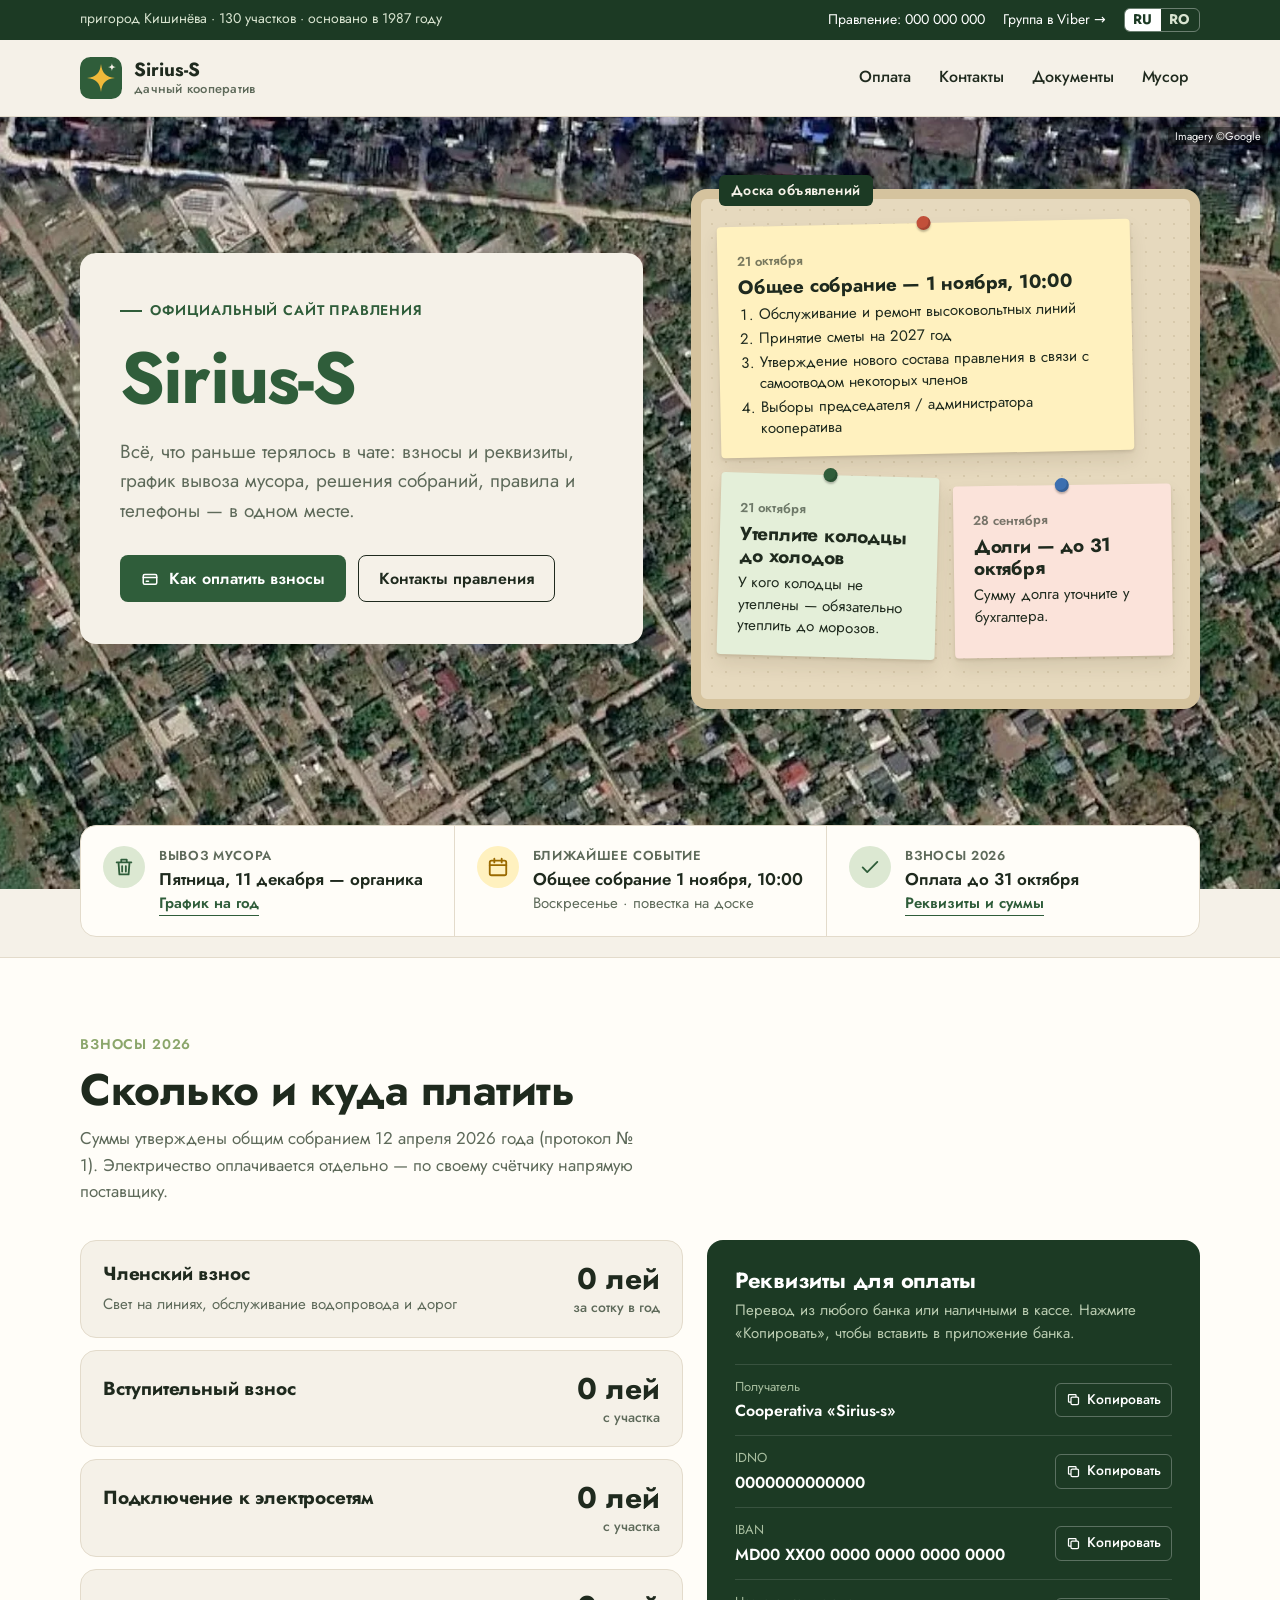
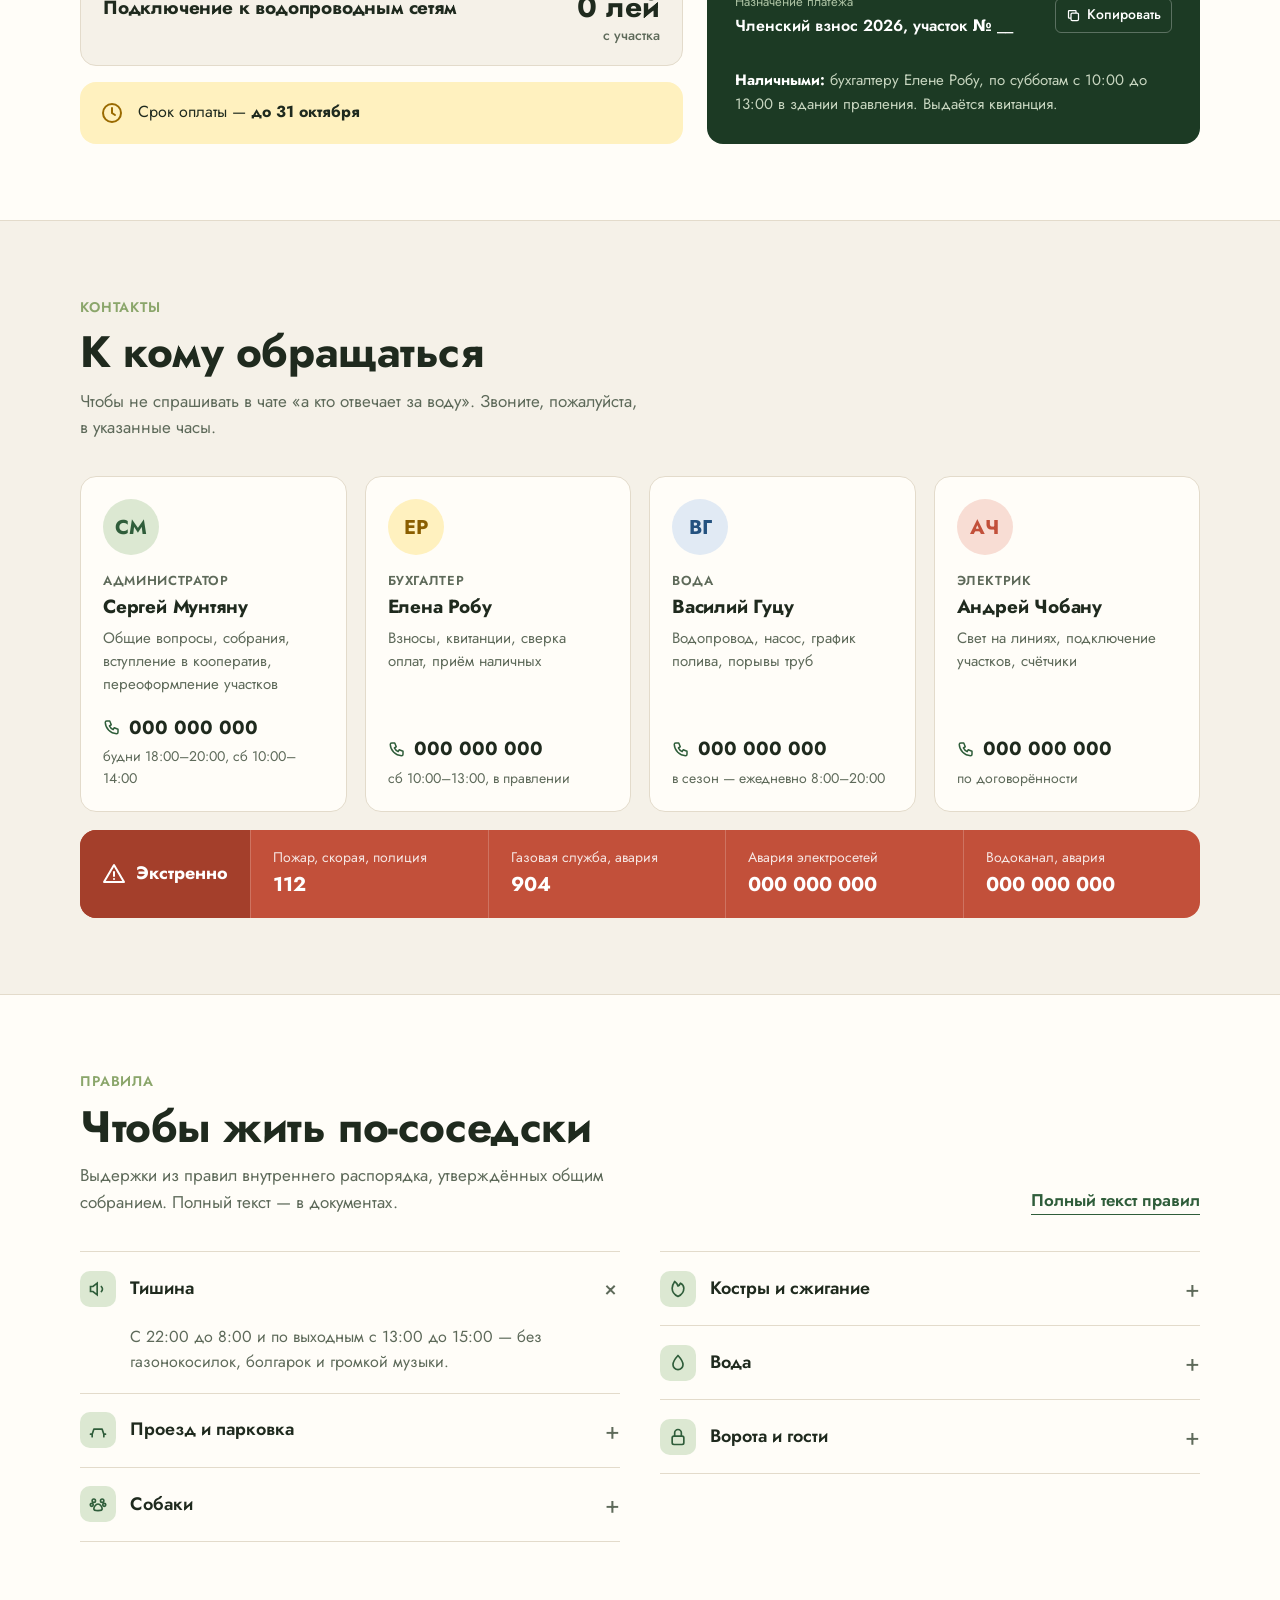
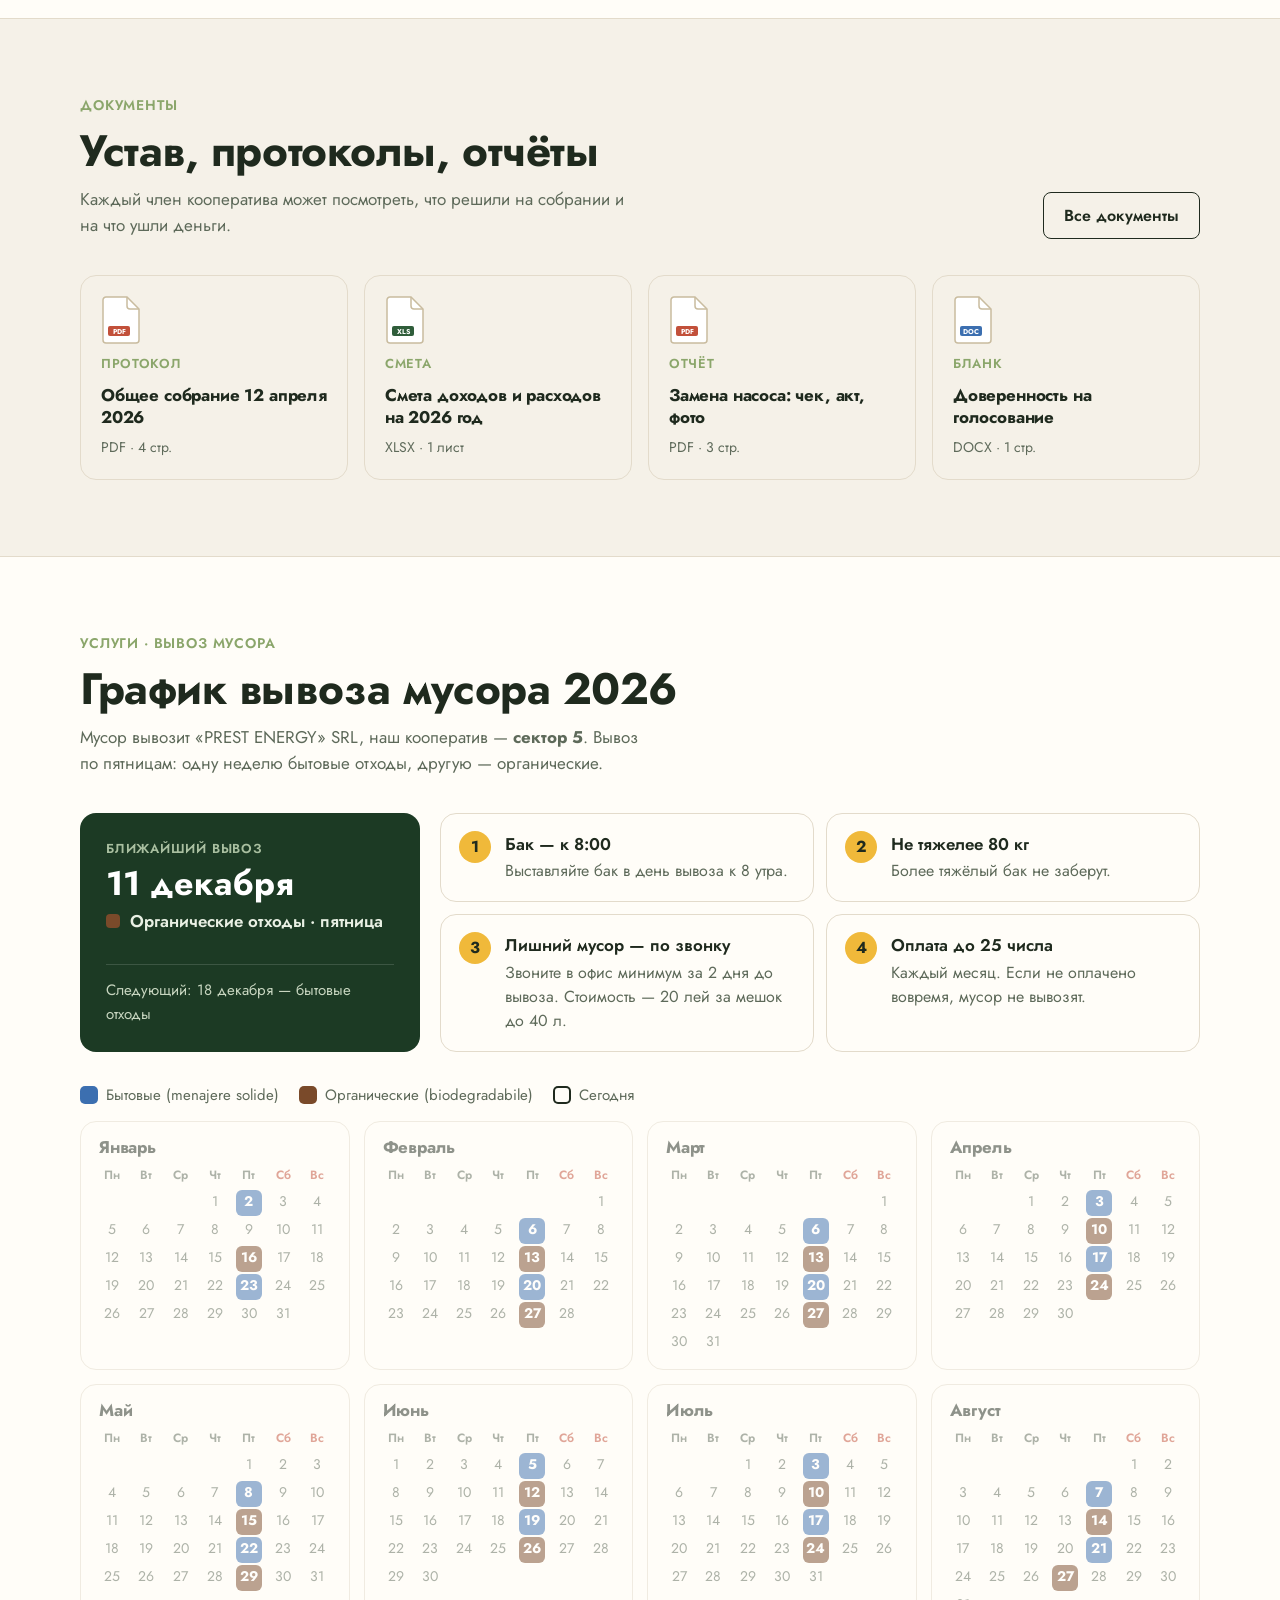
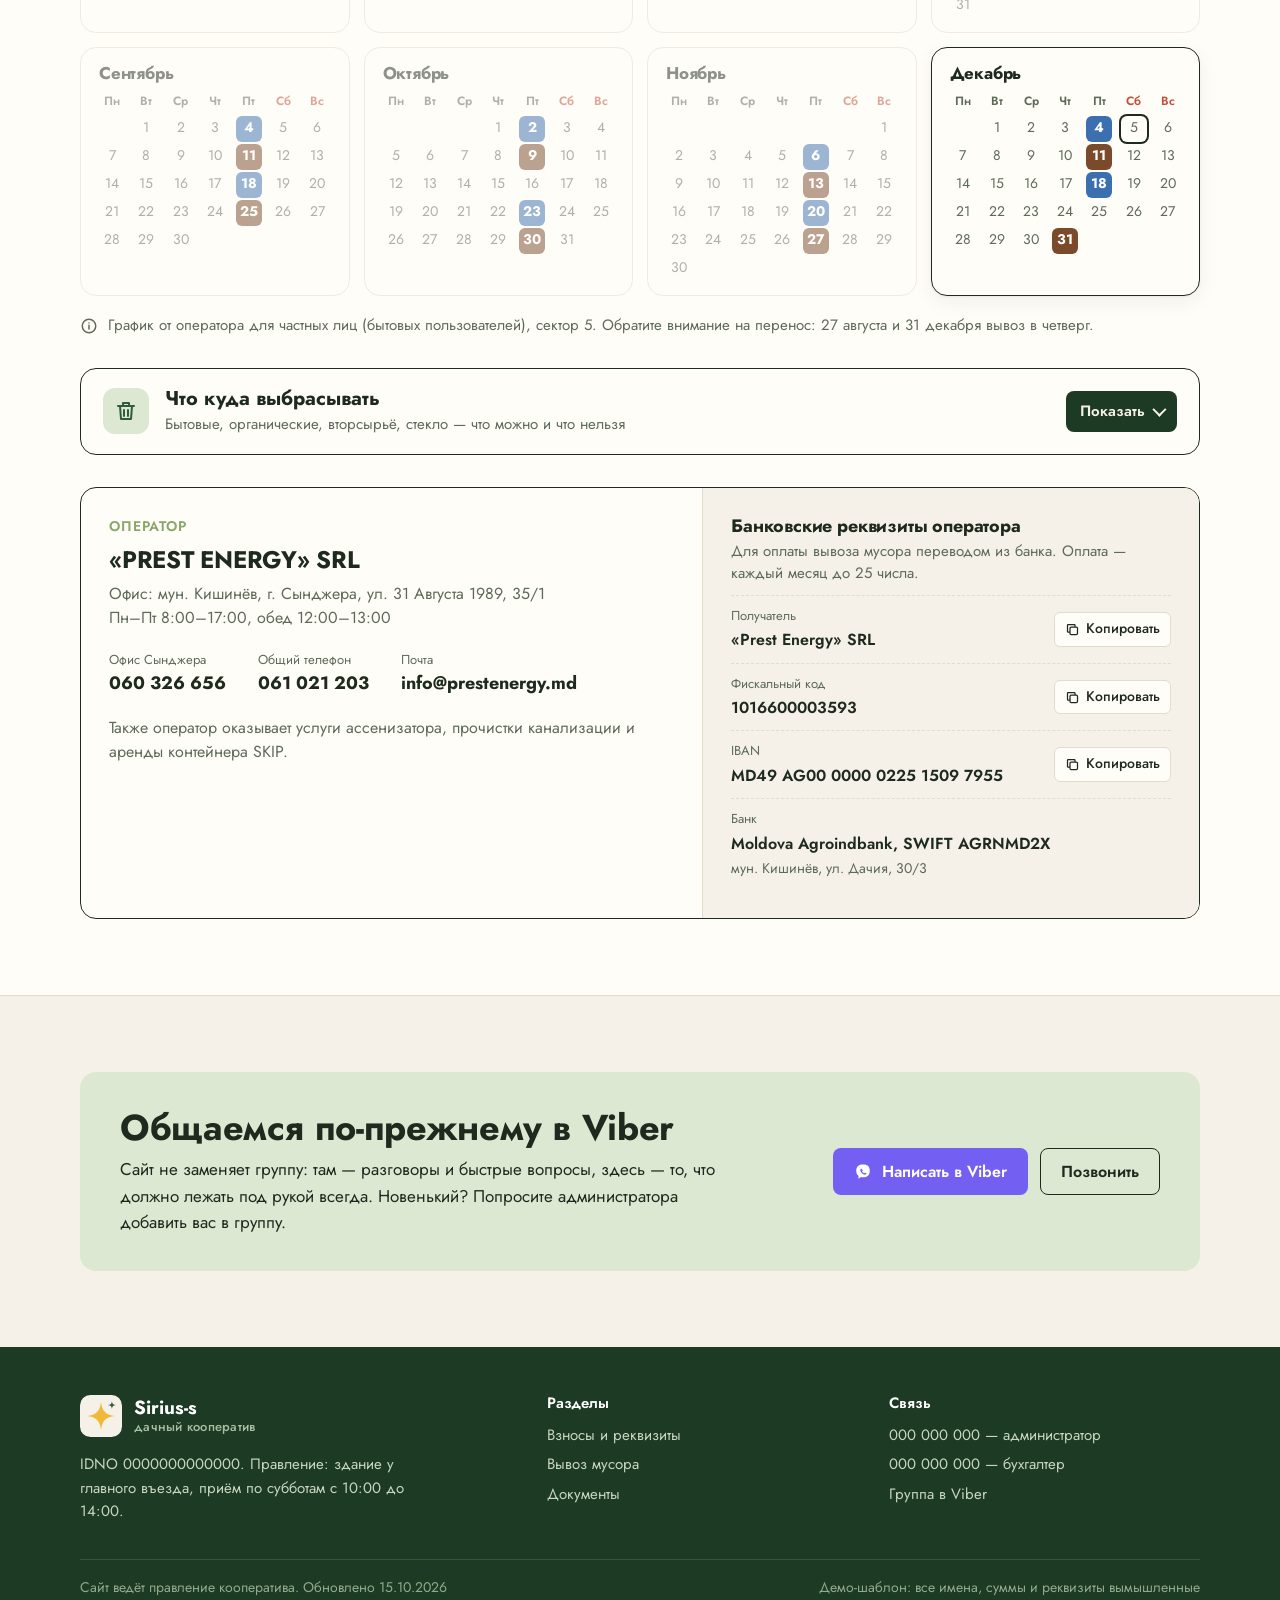
<file: index.html>
<!doctype html>
<html lang="ru">
<head>
<meta charset="utf-8">
<meta name="viewport" content="width=device-width,initial-scale=1">
<title>Дачный кооператив «Sirius-S»</title>
<meta name="description" content="Сайт дачного кооператива «Sirius-s»: взносы и реквизиты, график вывоза мусора, контакты правления, правила и документы.">
<meta property="og:type" content="website">
<meta property="og:site_name" content="Sirius-S">
<meta property="og:locale" content="ru_RU">
<meta property="og:url" content="https://webonix-md.github.io/sirius-s/">
<meta property="og:title" content="Дачный кооператив «Sirius-S» — сайт правления">
<meta property="og:description" content="Взносы и реквизиты, график вывоза мусора, объявления, контакты правления, правила и документы кооператива.">
<meta property="og:image" content="https://webonix-md.github.io/sirius-s/img/og/og-square-ru.jpg">
<meta property="og:image:width" content="1200">
<meta property="og:image:height" content="1200">
<link rel="alternate" hreflang="ru" href="index.html">
<link rel="alternate" hreflang="ro" href="ro.html">
<link rel="icon" href="favicon.svg" type="image/svg+xml">
<link rel="preload" href="fonts/Jost-Regular.woff2" as="font" type="font/woff2" crossorigin>
<link rel="preload" href="fonts/Jost-Bold.woff2" as="font" type="font/woff2" crossorigin>
<link rel="stylesheet" href="style.css?v=29">
</head>
<body>

<div class="topbar">
  <div class="wrap">
    <div class="topbar__left">пригород Кишинёва · 130 участков · основано в 1987 году</div>
    <div class="topbar__right">
      <a href="tel:+37300000000">Правление: 000 000 000</a>
      <a href="viber://chat?number=%2B37300000000">Группа в Viber →</a>
      <div class="langs" role="group" aria-label="Язык"><a href="index.html" class="is-on" aria-current="page" lang="ru" hreflang="ru">RU</a><a href="ro.html" lang="ro" hreflang="ro">RO</a></div>
    </div>
  </div>
</div>

<header class="hdr" id="top">
  <div class="wrap">
    <a class="logo" href="index.html" aria-label="На главную">
      <svg class="logo__mark" viewBox="0 0 48 48" aria-hidden="true"><rect width="48" height="48" rx="12" fill="#2F5D3A"/><path d="M24 8c1.3 10.6 5.4 14.7 16 16-10.6 1.3-14.7 5.4-16 16-1.3-10.6-5.4-14.7-16-16 10.6-1.3 14.7-5.4 16-16Z" fill="#F0B93A"/><path d="M36.5 7c.4 3.1 1.4 4.1 4.5 4.5-3.1.4-4.1 1.4-4.5 4.5-.4-3.1-1.4-4.1-4.5-4.5 3.1-.4 4.1-1.4 4.5-4.5Z" fill="#F5F1E8"/></svg>
      <span class="logo__name">Sirius-S<small>дачный кооператив</small></span>
    </a>
    <nav class="nav" aria-label="Разделы">
      <a href="#pay">Оплата</a>
      <a href="#contacts">Контакты</a>
      <a href="docs.html">Документы</a>
      <a href="#waste">Мусор</a>
    </nav>
    <button class="burger" type="button" aria-label="Меню" aria-expanded="false"><svg viewBox="0 0 24 24" fill="none" stroke="currentColor" stroke-width="2" stroke-linecap="round"><path d="M4 7h16M4 12h16M4 17h16"/></svg></button>
  </div>
</header>

<main>

<!-- ===== Hero ===== -->
<section class="hero">
  <div class="hero__bg" aria-hidden="true">
    <picture>
      <source media="(max-width:900px)" srcset="img/hero-map-m.webp?v=2">
      <img src="img/hero-map.webp?v=2" alt="" width="1783" height="942" fetchpriority="high">
    </picture>
  </div>
  <div class="hero__mask" aria-hidden="true"></div>
  <span class="hero__credit">Imagery ©Google</span>
  <div class="wrap">
    <div class="hero__text">
      <span class="eyebrow">Официальный сайт правления</span>
      <h1>Sirius-<span>S</span></h1>
      <p class="hero__lead">Всё, что раньше терялось в чате: взносы и реквизиты, график вывоза мусора, решения собраний, правила и телефоны — в одном месте.</p>
      <div class="hero__btns">
        <a class="btn btn--main" href="#pay"><svg viewBox="0 0 24 24" fill="none" stroke="currentColor" stroke-width="2" stroke-linecap="round" stroke-linejoin="round"><rect x="3" y="6" width="18" height="13" rx="2"/><path d="M3 10h18M7 15h3"/></svg>Как оплатить взносы</a>
        <a class="btn btn--line" href="#contacts">Контакты правления</a>
      </div>
    </div>

    <div class="board" aria-label="Доска объявлений">
      <span class="board__title">Доска объявлений</span>
      <div class="board__notes">
        <div class="note note--y">
          <span class="note__date">21 октября</span>
          <h3>Общее собрание — 1 ноября, 10:00</h3>
          <ol class="note__list">
            <li>Обслуживание и ремонт высоковольтных линий</li>
            <li>Принятие сметы на 2027 год</li>
            <li>Утверждение нового состава правления в связи с самоотводом некоторых членов</li>
            <li>Выборы председателя / администратора кооператива</li>
          </ol>
        </div>
        <div class="note note--g">
          <span class="note__date">21 октября</span>
          <h3>Утеплите колодцы до холодов</h3>
          <p>У кого колодцы не утеплены — обязательно утеплить до морозов.</p>
        </div>
        <div class="note note--p">
          <span class="note__date">28 сентября</span>
          <h3>Долги — до 31 октября</h3>
          <p>Сумму долга уточните у бухгалтера.</p>
        </div>
      </div>
    </div>
  </div>
</section>

<!-- ===== Статус ===== -->
<section class="status" aria-label="Коротко о главном">
  <div class="wrap">
    <div class="status__row">
      <div class="status__cell" id="st-waste">
        <span class="status__ico"><svg viewBox="0 0 24 24" fill="none" stroke="currentColor" stroke-width="2" stroke-linecap="round" stroke-linejoin="round"><path d="M4 7h16M10 11v6M14 11v6M6 7l1 13h10l1-13M9 7V4h6v3"/></svg></span>
        <div><div class="status__label">Вывоз мусора</div><div class="status__val">—</div><div class="status__sub"><a class="link-arrow" href="#waste">График на год</a></div></div>
      </div>
      <div class="status__cell is-warn">
        <span class="status__ico"><svg viewBox="0 0 24 24" fill="none" stroke="currentColor" stroke-width="2" stroke-linecap="round"><rect x="3" y="5" width="18" height="16" rx="2"/><path d="M3 10h18M8 3v4M16 3v4"/></svg></span>
        <div><div class="status__label">Ближайшее событие</div><div class="status__val">Общее собрание 1 ноября, 10:00</div><div class="status__sub">Воскресенье · повестка на доске</div></div>
      </div>
      <div class="status__cell">
        <span class="status__ico"><svg viewBox="0 0 24 24" fill="none" stroke="currentColor" stroke-width="2" stroke-linecap="round" stroke-linejoin="round"><path d="M4 12.5 9 17.5 20 6.5"/></svg></span>
        <div><div class="status__label">Взносы 2026</div><div class="status__val">Оплата до 31 октября</div><div class="status__sub"><a class="link-arrow" href="#pay">Реквизиты и суммы</a></div></div>
      </div>
    </div>
  </div>
</section>

<!-- ===== Оплата ===== -->
<section class="sec sec--alt" id="pay">
  <div class="wrap">
    <div class="sec__head">
      <div>
        <span class="kicker">Взносы 2026</span>
        <h2>Сколько и куда платить</h2>
        <p>Суммы утверждены общим собранием 12 апреля 2026 года (протокол № 1). Электричество оплачивается отдельно — по своему счётчику напрямую поставщику.</p>
      </div>
    </div>

    <div class="pay">
      <div class="fees">
        <div class="fee">
          <h3>Членский взнос</h3>
          <p>Свет на линиях, обслуживание водопровода и дорог</p>
          <div class="fee__sum">0 лей<small>за сотку в год</small></div>
        </div>
        <div class="fee">
          <h3>Вступительный взнос</h3>
          <p></p>
          <div class="fee__sum">0 лей<small>с участка</small></div>
        </div>
        <div class="fee">
          <h3>Подключение к электросетям</h3>
          <p></p>
          <div class="fee__sum">0 лей<small>с участка</small></div>
        </div>
        <div class="fee">
          <h3>Подключение к водопроводным сетям</h3>
          <p></p>
          <div class="fee__sum">0 лей<small>с участка</small></div>
        </div>
        <div class="deadline">
          <svg viewBox="0 0 24 24" fill="none" stroke="currentColor" stroke-width="2" stroke-linecap="round"><circle cx="12" cy="12" r="9"/><path d="M12 7v5l3 2"/></svg>
          <div>Срок оплаты — <b>до 31 октября</b></div>
        </div>
      </div>

      <div class="req">
        <h3>Реквизиты для оплаты</h3>
        <p class="req__intro">Перевод из любого банка или наличными в кассе. Нажмите «Копировать», чтобы вставить в приложение банка.</p>
        <div class="req__row"><div><span>Получатель</span><b>Cooperativa «Sirius-s»</b></div><button class="copy" type="button" data-copy="Cooperativa Sirius-s"><svg viewBox="0 0 24 24" fill="none" stroke="currentColor" stroke-width="2"><rect x="8" y="8" width="12" height="12" rx="2"/><path d="M16 8V5a1 1 0 0 0-1-1H5a1 1 0 0 0-1 1v10a1 1 0 0 0 1 1h3"/></svg>Копировать</button></div>
        <div class="req__row"><div><span>IDNO</span><b>0000000000000</b></div><button class="copy" type="button" data-copy="0000000000000"><svg viewBox="0 0 24 24" fill="none" stroke="currentColor" stroke-width="2"><rect x="8" y="8" width="12" height="12" rx="2"/><path d="M16 8V5a1 1 0 0 0-1-1H5a1 1 0 0 0-1 1v10a1 1 0 0 0 1 1h3"/></svg>Копировать</button></div>
        <div class="req__row"><div><span>IBAN</span><b>MD00 XX00 0000 0000 0000 0000</b></div><button class="copy" type="button" data-copy="MD00XX000000000000000000"><svg viewBox="0 0 24 24" fill="none" stroke="currentColor" stroke-width="2"><rect x="8" y="8" width="12" height="12" rx="2"/><path d="M16 8V5a1 1 0 0 0-1-1H5a1 1 0 0 0-1 1v10a1 1 0 0 0 1 1h3"/></svg>Копировать</button></div>
        <div class="req__row"><div><span>Назначение платежа</span><b>Членский взнос 2026, участок № __</b></div><button class="copy" type="button" data-copy="Членский взнос 2026, участок № "><svg viewBox="0 0 24 24" fill="none" stroke="currentColor" stroke-width="2"><rect x="8" y="8" width="12" height="12" rx="2"/><path d="M16 8V5a1 1 0 0 0-1-1H5a1 1 0 0 0-1 1v10a1 1 0 0 0 1 1h3"/></svg>Копировать</button></div>
        <p class="req__ways"><b>Наличными:</b> бухгалтеру Елене Робу, по субботам с 10:00 до 13:00 в здании правления. Выдаётся квитанция.</p>
      </div>
    </div>

  </div>
</section>

<!-- ===== Контакты ===== -->
<section class="sec" id="contacts">
  <div class="wrap">
    <div class="sec__head">
      <div>
        <span class="kicker">Контакты</span>
        <h2>К кому обращаться</h2>
        <p>Чтобы не спрашивать в чате «а кто отвечает за воду». Звоните, пожалуйста, в указанные часы.</p>
      </div>
    </div>
    <div class="people">
      <div class="person">
        <span class="person__ava">СМ</span>
        <span class="person__role">Администратор</span>
        <h3>Сергей Мунтяну</h3>
        <p class="person__what">Общие вопросы, собрания, вступление в кооператив, переоформление участков</p>
        <a class="person__phone" href="tel:+37300000000"><svg viewBox="0 0 24 24" fill="none" stroke="currentColor" stroke-width="2" stroke-linejoin="round"><path d="M5 4h4l2 5-2.5 1.5a11 11 0 0 0 5 5L15 13l5 2v4a2 2 0 0 1-2 2A16 16 0 0 1 3 6a2 2 0 0 1 2-2Z"/></svg>000 000 000</a>
        <span class="person__hours">будни 18:00–20:00, сб 10:00–14:00</span>
      </div>
      <div class="person">
        <span class="person__ava">ЕР</span>
        <span class="person__role">Бухгалтер</span>
        <h3>Елена Робу</h3>
        <p class="person__what">Взносы, квитанции, сверка оплат, приём наличных</p>
        <a class="person__phone" href="tel:+37300000000"><svg viewBox="0 0 24 24" fill="none" stroke="currentColor" stroke-width="2" stroke-linejoin="round"><path d="M5 4h4l2 5-2.5 1.5a11 11 0 0 0 5 5L15 13l5 2v4a2 2 0 0 1-2 2A16 16 0 0 1 3 6a2 2 0 0 1 2-2Z"/></svg>000 000 000</a>
        <span class="person__hours">сб 10:00–13:00, в правлении</span>
      </div>
      <div class="person">
        <span class="person__ava">ВГ</span>
        <span class="person__role">Вода</span>
        <h3>Василий Гуцу</h3>
        <p class="person__what">Водопровод, насос, график полива, порывы труб</p>
        <a class="person__phone" href="tel:+37300000000"><svg viewBox="0 0 24 24" fill="none" stroke="currentColor" stroke-width="2" stroke-linejoin="round"><path d="M5 4h4l2 5-2.5 1.5a11 11 0 0 0 5 5L15 13l5 2v4a2 2 0 0 1-2 2A16 16 0 0 1 3 6a2 2 0 0 1 2-2Z"/></svg>000 000 000</a>
        <span class="person__hours">в сезон — ежедневно 8:00–20:00</span>
      </div>
      <div class="person">
        <span class="person__ava">АЧ</span>
        <span class="person__role">Электрик</span>
        <h3>Андрей Чобану</h3>
        <p class="person__what">Свет на линиях, подключение участков, счётчики</p>
        <a class="person__phone" href="tel:+37300000000"><svg viewBox="0 0 24 24" fill="none" stroke="currentColor" stroke-width="2" stroke-linejoin="round"><path d="M5 4h4l2 5-2.5 1.5a11 11 0 0 0 5 5L15 13l5 2v4a2 2 0 0 1-2 2A16 16 0 0 1 3 6a2 2 0 0 1 2-2Z"/></svg>000 000 000</a>
        <span class="person__hours">по договорённости</span>
      </div>
    </div>
    <div class="sos">
      <div class="sos__title"><svg viewBox="0 0 24 24" fill="none" stroke="currentColor" stroke-width="2" stroke-linecap="round" stroke-linejoin="round"><path d="M12 3 2 20h20L12 3Z"/><path d="M12 10v4M12 17h.01"/></svg>Экстренно</div>
      <a href="tel:112"><span>Пожар, скорая, полиция</span><b>112</b></a>
      <a href="tel:904"><span>Газовая служба, авария</span><b>904</b></a>
      <a href="tel:+37300000000"><span>Авария электросетей</span><b>000 000 000</b></a>
      <a href="tel:+37300000000"><span>Водоканал, авария</span><b>000 000 000</b></a>
    </div>
  </div>
</section>

<!-- ===== Правила ===== -->
<section class="sec sec--alt" id="rules">
  <div class="wrap">
    <div class="sec__head">
      <div>
        <span class="kicker">Правила</span>
        <h2>Чтобы жить по-соседски</h2>
        <p>Выдержки из правил внутреннего распорядка, утверждённых общим собранием. Полный текст — в документах.</p>
      </div>
      <a class="link-arrow" href="docs.html">Полный текст правил</a>
    </div>
    <!-- две независимые колонки: новое правило добавляйте в ту, что короче -->
    <div class="rules">
      <div class="rules__col">
        <details class="rule" open>
          <summary><i><svg viewBox="0 0 24 24" fill="none" stroke="currentColor" stroke-width="2" stroke-linecap="round"><path d="M11 5 6 9H3v6h3l5 4V5ZM16 9a4 4 0 0 1 0 6"/></svg></i>Тишина</summary>
          <p>С 22:00 до 8:00 и по выходным с 13:00 до 15:00 — без газонокосилок, болгарок и громкой музыки.</p>
        </details>
        <details class="rule">
          <summary><i><svg viewBox="0 0 24 24" fill="none" stroke="currentColor" stroke-width="2" stroke-linecap="round" stroke-linejoin="round"><path d="M3 17h2l2-6h10l2 6h2M5 17v3M19 17v3"/></svg></i>Проезд и парковка</summary>
          <p>Не оставляйте машины на линиях — должна проехать пожарная и скорая. Скорость внутри — не выше 10 км/ч, на линиях играют дети.</p>
        </details>
        <details class="rule">
          <summary><i><svg viewBox="0 0 24 24" fill="none" stroke="currentColor" stroke-width="2" stroke-linecap="round" stroke-linejoin="round"><circle cx="7" cy="8" r="2"/><circle cx="17" cy="8" r="2"/><circle cx="4.5" cy="13" r="1.8"/><circle cx="19.5" cy="13" r="1.8"/><path d="M12 12c-3 0-5 4-5 6s2 2 5 2 5 0 5-2-2-6-5-6Z"/></svg></i>Собаки</summary>
          <p>На линиях — на поводке. Крупные собаки на участке — за надёжным забором. Убирайте за питомцем.</p>
        </details>
      </div>
      <div class="rules__col">
        <details class="rule">
          <summary><i><svg viewBox="0 0 24 24" fill="none" stroke="currentColor" stroke-width="2" stroke-linecap="round" stroke-linejoin="round"><path d="M12 21c4-2 7-5.5 7-10 0-3-2-5-4-6-1 2.5-3 3.5-3 3.5S11 5 8 3C6 6 5 8.5 5 11c0 4.5 3 8 7 10Z"/></svg></i>Костры и сжигание</summary>
          <p>Сжигать листву, ветки и мусор запрещено. Мангал — только на своём участке, не ближе 5 м от построек и не в ветреную погоду.</p>
        </details>
        <details class="rule">
          <summary><i><svg viewBox="0 0 24 24" fill="none" stroke="currentColor" stroke-width="2" stroke-linejoin="round"><path d="M12 3s6 6.6 6 11a6 6 0 0 1-12 0c0-4.4 6-11 6-11Z"/></svg></i>Вода</summary>
          <p>Шланг без присмотра не оставлять. О протечках сразу сообщайте ответственному за воду.</p>
        </details>
        <details class="rule">
          <summary><i><svg viewBox="0 0 24 24" fill="none" stroke="currentColor" stroke-width="2" stroke-linecap="round" stroke-linejoin="round"><rect x="5" y="11" width="14" height="10" rx="2"/><path d="M8 11V7a4 4 0 0 1 8 0v4"/></svg></i>Ворота и гости</summary>
          <p>Код от ворот не публикуется в чате и не передаётся посторонним. Закрывайте ворота за собой, особенно вечером.</p>
        </details>
      </div>
    </div>
  </div>
</section>

<!-- ===== Документы ===== -->
<section class="sec" id="docs">
  <div class="wrap">
    <div class="sec__head">
      <div>
        <span class="kicker">Документы</span>
        <h2>Устав, протоколы, отчёты</h2>
        <p>Каждый член кооператива может посмотреть, что решили на собрании и на что ушли деньги.</p>
      </div>
      <a class="btn btn--line" href="docs.html">Все документы</a>
    </div>
    <div class="docs-grid">
      <a class="doc" href="docs.html">
        <span class="doc__ico"><svg viewBox="0 0 40 48" fill="none"><path d="M2 4a3 3 0 0 1 3-3h21l12 12v31a3 3 0 0 1-3 3H5a3 3 0 0 1-3-3V4Z" fill="#fff" stroke="#C9BC9F" stroke-width="1.5"/><path d="M26 1v9a3 3 0 0 0 3 3h9" stroke="#C9BC9F" stroke-width="1.5"/><rect x="7" y="30" width="22" height="10" rx="2" fill="#C2503A"/><text x="18" y="37.5" font-size="7" font-weight="700" fill="#fff" text-anchor="middle" font-family="Jost,sans-serif">PDF</text></svg></span>
        <span class="doc__type">Протокол</span>
        <h3>Общее собрание 12 апреля 2026</h3>
        <span class="doc__meta">PDF · 4 стр.</span>
      </a>
      <a class="doc" href="docs.html">
        <span class="doc__ico"><svg viewBox="0 0 40 48" fill="none"><path d="M2 4a3 3 0 0 1 3-3h21l12 12v31a3 3 0 0 1-3 3H5a3 3 0 0 1-3-3V4Z" fill="#fff" stroke="#C9BC9F" stroke-width="1.5"/><path d="M26 1v9a3 3 0 0 0 3 3h9" stroke="#C9BC9F" stroke-width="1.5"/><rect x="7" y="30" width="22" height="10" rx="2" fill="#2F5D3A"/><text x="18" y="37.5" font-size="7" font-weight="700" fill="#fff" text-anchor="middle" font-family="Jost,sans-serif">XLS</text></svg></span>
        <span class="doc__type">Смета</span>
        <h3>Смета доходов и расходов на 2026 год</h3>
        <span class="doc__meta">XLSX · 1 лист</span>
      </a>
      <a class="doc" href="docs.html">
        <span class="doc__ico"><svg viewBox="0 0 40 48" fill="none"><path d="M2 4a3 3 0 0 1 3-3h21l12 12v31a3 3 0 0 1-3 3H5a3 3 0 0 1-3-3V4Z" fill="#fff" stroke="#C9BC9F" stroke-width="1.5"/><path d="M26 1v9a3 3 0 0 0 3 3h9" stroke="#C9BC9F" stroke-width="1.5"/><rect x="7" y="30" width="22" height="10" rx="2" fill="#C2503A"/><text x="18" y="37.5" font-size="7" font-weight="700" fill="#fff" text-anchor="middle" font-family="Jost,sans-serif">PDF</text></svg></span>
        <span class="doc__type">Отчёт</span>
        <h3>Замена насоса: чек, акт, фото</h3>
        <span class="doc__meta">PDF · 3 стр.</span>
      </a>
      <a class="doc" href="docs.html">
        <span class="doc__ico"><svg viewBox="0 0 40 48" fill="none"><path d="M2 4a3 3 0 0 1 3-3h21l12 12v31a3 3 0 0 1-3 3H5a3 3 0 0 1-3-3V4Z" fill="#fff" stroke="#C9BC9F" stroke-width="1.5"/><path d="M26 1v9a3 3 0 0 0 3 3h9" stroke="#C9BC9F" stroke-width="1.5"/><rect x="7" y="30" width="22" height="10" rx="2" fill="#3C6FB0"/><text x="18" y="37.5" font-size="7" font-weight="700" fill="#fff" text-anchor="middle" font-family="Jost,sans-serif">DOC</text></svg></span>
        <span class="doc__type">Бланк</span>
        <h3>Доверенность на голосование</h3>
        <span class="doc__meta">DOCX · 1 стр.</span>
      </a>
    </div>
  </div>
</section>

<!-- ===== Вывоз мусора ===== -->
<section class="sec sec--alt" id="waste">
  <div class="wrap">
    <div class="sec__head">
      <div>
        <span class="kicker">Услуги · вывоз мусора</span>
        <h2>График вывоза мусора 2026</h2>
        <p>Мусор вывозит «PREST ENERGY» SRL, наш кооператив — <b>сектор 5</b>. Вывоз по пятницам: одну неделю бытовые отходы, другую — органические.</p>
      </div>
    </div>

    <div class="waste-top">
      <div class="next" id="next-pickup">
        <span class="next__label">Ближайший вывоз</span>
        <div class="next__date">—</div>
        <div class="next__kind"></div>
        <div class="next__after"></div>
      </div>
      <ol class="wrules">
        <li><b>Бак — к 8:00</b>Выставляйте бак в день вывоза к 8 утра.</li>
        <li><b>Не тяжелее 80 кг</b>Более тяжёлый бак не заберут.</li>
        <li><b>Лишний мусор — по звонку</b>Звоните в офис минимум за 2 дня до вывоза. Стоимость — 20 лей за мешок до 40 л.</li>
        <li><b>Оплата до 25 числа</b>Каждый месяц. Если не оплачено вовремя, мусор не вывозят.</li>
      </ol>
    </div>

    <div class="cal-legend">
      <span><i class="k-solid"></i>Бытовые (menajere solide)</span>
      <span><i class="k-bio"></i>Органические (biodegradabile)</span>
      <span><i class="k-today"></i>Сегодня</span>
    </div>
    <!-- даты вывоза: data-s — бытовые, data-b — органические (числа месяца через запятую) -->
    <div class="cal" id="cal" data-year="2026">
      <div class="month" data-m="1" data-s="2,23" data-b="16"></div>
      <div class="month" data-m="2" data-s="6,20" data-b="13,27"></div>
      <div class="month" data-m="3" data-s="6,20" data-b="13,27"></div>
      <div class="month" data-m="4" data-s="3,17" data-b="10,24"></div>
      <div class="month" data-m="5" data-s="8,22" data-b="15,29"></div>
      <div class="month" data-m="6" data-s="5,19" data-b="12,26"></div>
      <div class="month" data-m="7" data-s="3,17" data-b="10,24"></div>
      <div class="month" data-m="8" data-s="7,21" data-b="14,27"></div>
      <div class="month" data-m="9" data-s="4,18" data-b="11,25"></div>
      <div class="month" data-m="10" data-s="2,23" data-b="9,30"></div>
      <div class="month" data-m="11" data-s="6,20" data-b="13,27"></div>
      <div class="month" data-m="12" data-s="4,18" data-b="11,31"></div>
    </div>
    <p class="note-line"><svg viewBox="0 0 24 24" fill="none" stroke="currentColor" stroke-width="2" stroke-linecap="round"><circle cx="12" cy="12" r="9"/><path d="M12 11v5M12 8h.01"/></svg>График от оператора для частных лиц (бытовых пользователей), сектор 5. Обратите внимание на перенос: 27 августа и 31 декабря вывоз в четверг.</p>

    <details class="sortbox">
      <summary>
        <span class="sortbox__ico"><svg viewBox="0 0 24 24" fill="none" stroke="currentColor" stroke-width="2" stroke-linecap="round" stroke-linejoin="round"><path d="M4 7h16M10 11v6M14 11v6M6 7l1 13h10l1-13M9 7V4h6v3"/></svg></span>
        <span class="sortbox__text"><b>Что куда выбрасывать</b><small>Бытовые, органические, вторсырьё, стекло — что можно и что нельзя</small></span>
        <span class="sortbox__btn"><span class="sortbox__open">Показать</span><span class="sortbox__close">Скрыть</span></span>
      </summary>
    <div class="sort">
      <div class="bin bin--solid">
        <div class="bin__head"><span class="bin__dot"></span><div><h4>Бытовые</h4><small>смешанные, неперерабатываемые</small></div></div>
        <p class="bin__yes">Можно</p>
        <ul>
          <li>текстиль, медицинские отходы (шприцы и т. п.)</li>
          <li>подгузники, наполнители и отходы животных, содержимое пылесоса, окурки</li>
          <li>грязные салфетки и упаковка, осколки керамики и фарфора, грязная одноразовая посуда</li>
          <li>бумага и картон с остатками еды, бумажные стаканы, вощёная бумага</li>
        </ul>
        <p class="bin__no">Нельзя</p>
        <ul class="no">
          <li>земля, песок, щебень</li>
          <li>техника, электроника, батарейки, аккумуляторы</li>
          <li>автозапчасти и шины</li>
          <li>строительный мусор, мебель, ковры, матрасы</li>
        </ul>
      </div>
      <div class="bin bin--bio">
        <div class="bin__head"><span class="bin__dot"></span><div><h4>Органические</h4><small>биоотходы, компост</small></div></div>
        <p class="bin__yes">Можно</p>
        <ul>
          <li>остатки еды: мясо, молочное, овощи, фрукты, яйца, хлеб, крупы</li>
          <li>кофейная гуща, чайная заварка, скорлупа яиц и орехов</li>
          <li>листья, измельчённые ветки, цветы, комнатные растения</li>
          <li>опилки, сено, солома, измельчённые куски дерева</li>
          <li>зола из печи (если топили только дровами)</li>
          <li>волосы, шерсть, старая одежда из натуральных тканей — измельчённая</li>
          <li>мокрая и грязная бумага — измельчённая</li>
        </ul>
      </div>
      <div class="bin bin--rec">
        <div class="bin__head"><span class="bin__dot"></span><div><h4>Вторсырьё</h4><small>бумага, картон, пластик, металл</small></div></div>
        <p class="bin__yes">Можно</p>
        <ul>
          <li>пластиковые бутылки (PET), бутылки от молочного, бытовой химии и косметики</li>
          <li>пластиковые контейнеры, тарелки и пакеты</li>
          <li>тетрапаки от соков и молока</li>
          <li>алюминиевые банки, металлические крышки, консервные банки, аэрозоли</li>
          <li>бумажные пакеты, картонные коробки, чистые коробки от пиццы, лотки от яиц</li>
          <li>книги, тетради, журналы, газеты, листовки</li>
        </ul>
        <p class="bin__no">Нельзя</p>
        <ul class="no">
          <li>грязная бумага и использованные салфетки</li>
          <li>растворители и химия, медицинские отходы</li>
        </ul>
      </div>
      <div class="bin bin--glass">
        <div class="bin__head"><span class="bin__dot"></span><div><h4>Стекло</h4><small>в специальные контейнеры</small></div></div>
        <p class="bin__yes">Можно</p>
        <ul>
          <li>банки без крышек, бутыли</li>
          <li>бутылки без крышек</li>
          <li>стеклянные флаконы от косметики</li>
        </ul>
        <p class="bin__no">Нельзя</p>
        <ul class="no">
          <li>зеркала, оконное стекло</li>
          <li>фарфор, керамика, хрусталь</li>
          <li>жаропрочная посуда</li>
        </ul>
      </div>
    </div>
    </details>

    <div class="operator">
      <div class="operator__main">
        <span class="kicker">Оператор</span>
        <h3>«PREST ENERGY» SRL</h3>
        <p>Офис: мун. Кишинёв, г. Сынджера, ул. 31 Августа 1989, 35/1<br>Пн–Пт 8:00–17:00, обед 12:00–13:00</p>
        <div class="operator__phones">
          <a href="tel:+37360326656"><span>Офис Сынджера</span><b>060 326 656</b></a>
          <a href="tel:+37361021203"><span>Общий телефон</span><b>061 021 203</b></a>
          <a href="mailto:info@prestenergy.md"><span>Почта</span><b>info@prestenergy.md</b></a>
        </div>
        <p class="operator__extra">Также оператор оказывает услуги ассенизатора, прочистки канализации и аренды контейнера SKIP.</p>
      </div>
      <div class="opreq">
        <h4>Банковские реквизиты оператора</h4>
        <p class="opreq__intro">Для оплаты вывоза мусора переводом из банка. Оплата — каждый месяц до 25 числа.</p>
          <div class="opreq__row"><div><span>Получатель</span><b>«Prest Energy» SRL</b></div><button class="copy copy--light" type="button" data-copy="Prest Energy SRL"><svg viewBox="0 0 24 24" fill="none" stroke="currentColor" stroke-width="2"><rect x="8" y="8" width="12" height="12" rx="2"/><path d="M16 8V5a1 1 0 0 0-1-1H5a1 1 0 0 0-1 1v10a1 1 0 0 0 1 1h3"/></svg>Копировать</button></div>
          <div class="opreq__row"><div><span>Фискальный код</span><b>1016600003593</b></div><button class="copy copy--light" type="button" data-copy="1016600003593"><svg viewBox="0 0 24 24" fill="none" stroke="currentColor" stroke-width="2"><rect x="8" y="8" width="12" height="12" rx="2"/><path d="M16 8V5a1 1 0 0 0-1-1H5a1 1 0 0 0-1 1v10a1 1 0 0 0 1 1h3"/></svg>Копировать</button></div>
          <div class="opreq__row"><div><span>IBAN</span><b>MD49 AG00 0000 0225 1509 7955</b></div><button class="copy copy--light" type="button" data-copy="MD49AG000000022515097955"><svg viewBox="0 0 24 24" fill="none" stroke="currentColor" stroke-width="2"><rect x="8" y="8" width="12" height="12" rx="2"/><path d="M16 8V5a1 1 0 0 0-1-1H5a1 1 0 0 0-1 1v10a1 1 0 0 0 1 1h3"/></svg>Копировать</button></div>
          <div class="opreq__row"><div><span>Банк</span><b>Moldova Agroindbank, SWIFT AGRNMD2X</b><small>мун. Кишинёв, ул. Дачия, 30/3</small></div></div>
      </div>
    </div>
  </div>
</section>

<!-- ===== Viber ===== -->
<section class="join sec" style="padding-top:76px">
  <div class="wrap">
    <div class="join__box">
      <div>
        <h2>Общаемся по-прежнему в Viber</h2>
        <p>Сайт не заменяет группу: там — разговоры и быстрые вопросы, здесь — то, что должно лежать под рукой всегда. Новенький? Попросите администратора добавить вас в группу.</p>
      </div>
      <div class="join__btns">
        <a class="btn btn--viber" href="viber://chat?number=%2B37300000000"><svg viewBox="0 0 24 24" fill="currentColor"><path d="M12 2C6.5 2 3 4.6 3 10.2c0 3.2 1.1 5.4 3 6.7V21l3.3-2.2c.9.2 1.8.3 2.7.3 5.5 0 9-2.6 9-8.9S17.5 2 12 2Zm4.4 12.4c-.3.8-1.3 1.3-2 1.2-2.6-.4-5.6-3.3-6-6-.1-.7.4-1.7 1.2-2 .4-.1.8 0 1 .4l.8 1.4c.2.4.1.8-.2 1.1l-.4.4c.4 1.2 1.6 2.4 2.8 2.8l.4-.4c.3-.3.7-.4 1.1-.2l1.4.8c.4.2.5.6.4 1Z"/></svg>Написать в Viber</a>
        <a class="btn btn--line" href="tel:+37300000000">Позвонить</a>
      </div>
    </div>
  </div>
</section>

</main>

<footer class="ftr">
  <div class="wrap">
    <div class="ftr__grid">
      <div>
        <a class="logo" href="index.html">
          <svg class="logo__mark" viewBox="0 0 48 48" aria-hidden="true"><rect width="48" height="48" rx="12" fill="#F5F1E8"/><path d="M24 8c1.3 10.6 5.4 14.7 16 16-10.6 1.3-14.7 5.4-16 16-1.3-10.6-5.4-14.7-16-16 10.6-1.3 14.7-5.4 16-16Z" fill="#F0B93A"/><path d="M36.5 7c.4 3.1 1.4 4.1 4.5 4.5-3.1.4-4.1 1.4-4.5 4.5-.4-3.1-1.4-4.1-4.5-4.5 3.1-.4 4.1-1.4 4.5-4.5Z" fill="#2F5D3A"/></svg>
          <span class="logo__name">Sirius-s<small>дачный кооператив</small></span>
        </a>
        <p class="ftr__about">IDNO 0000000000000. Правление: здание у главного въезда, приём по субботам с 10:00 до 14:00.</p>
      </div>
      <div>
        <h4>Разделы</h4>
        <ul>
          <li><a href="index.html#pay">Взносы и реквизиты</a></li>
          <li><a href="index.html#waste">Вывоз мусора</a></li>
          <li><a href="docs.html">Документы</a></li>
        </ul>
      </div>
      <div>
        <h4>Связь</h4>
        <ul>
          <li><a href="tel:+37300000000">000 000 000 — администратор</a></li>
          <li><a href="tel:+37300000000">000 000 000 — бухгалтер</a></li>
          <li><a href="viber://chat?number=%2B37300000000">Группа в Viber</a></li>
        </ul>
      </div>
    </div>
    <div class="ftr__bottom">
      <span>Сайт ведёт правление кооператива. Обновлено 15.10.2026</span>
      <span>Демо-шаблон: все имена, суммы и реквизиты вымышленные</span>
    </div>
  </div>
</footer>

<a class="totop" href="#top" aria-label="Наверх"><svg viewBox="0 0 24 24" fill="none" stroke="currentColor" stroke-width="2.2" stroke-linecap="round" stroke-linejoin="round"><path d="M12 19V5M5 12l7-7 7 7"/></svg></a>

<script src="js/main.js?v=6"></script>
</body>
</html>
</file>
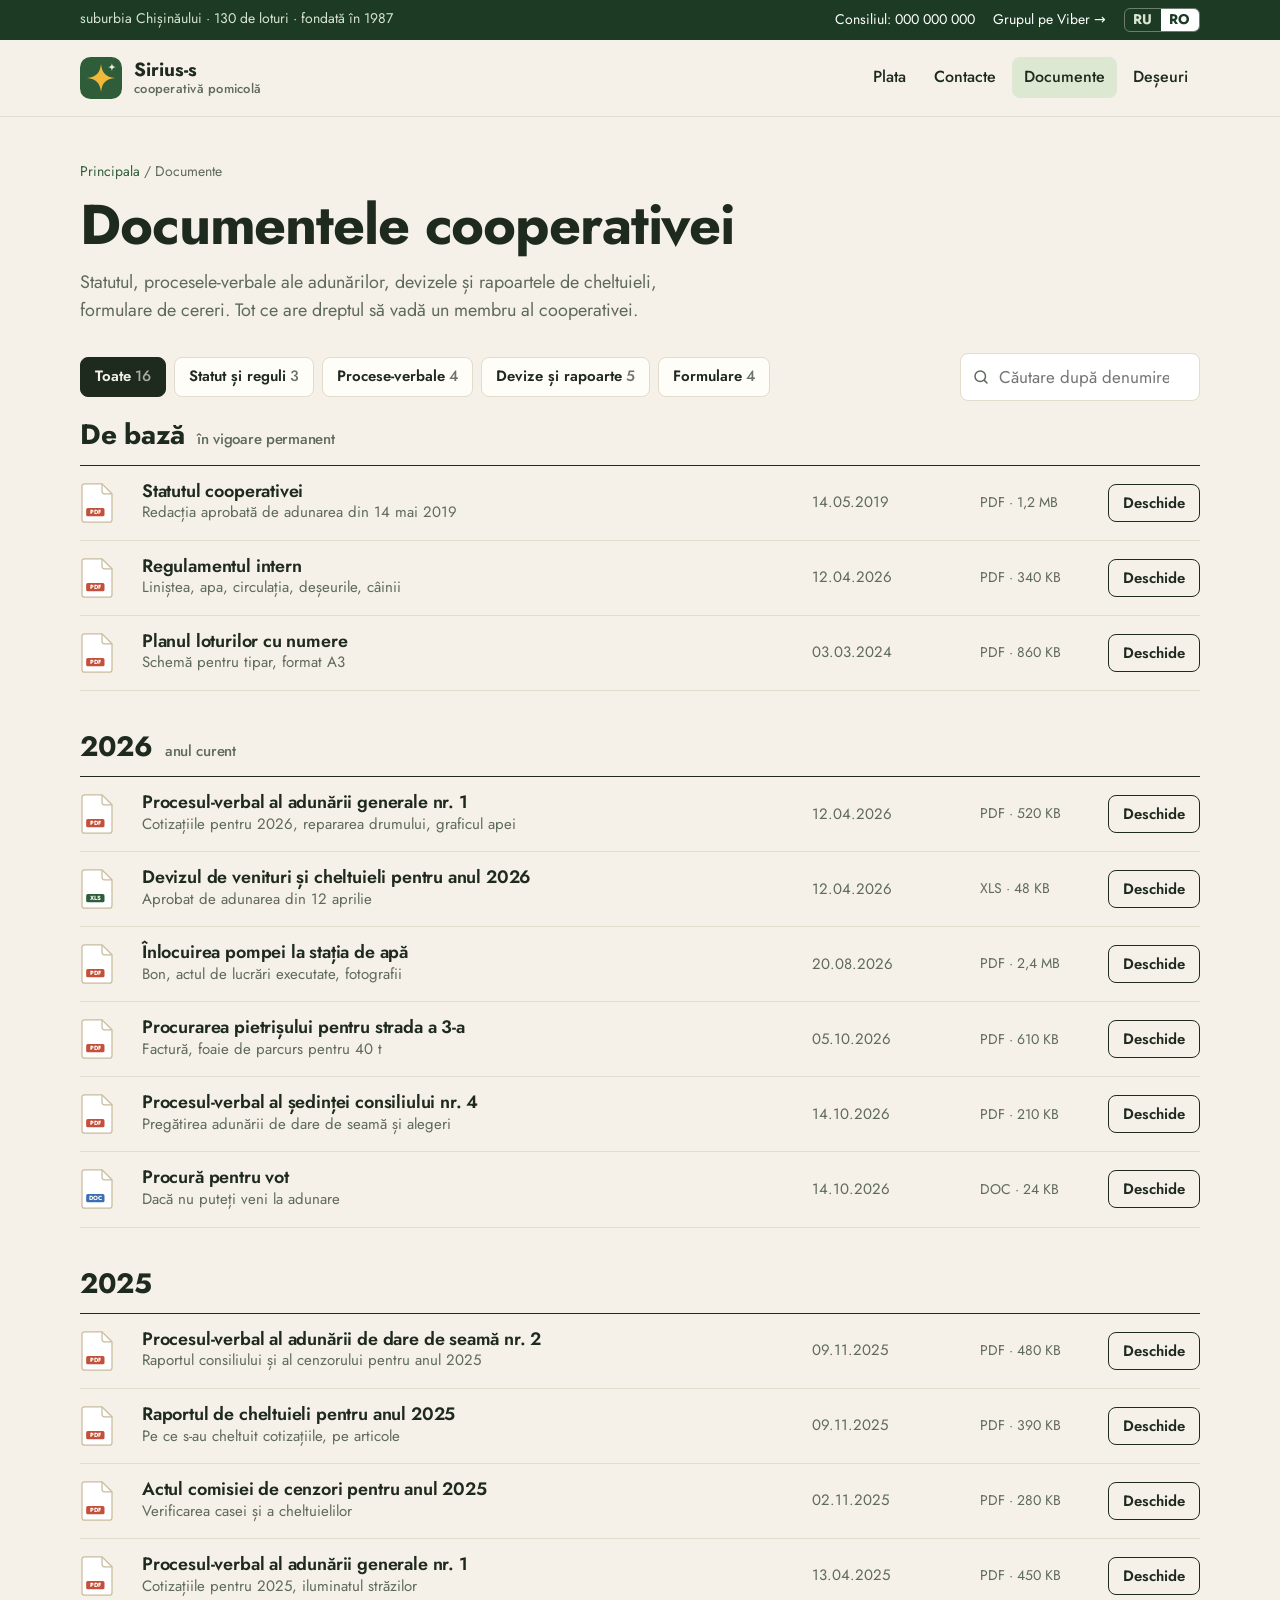
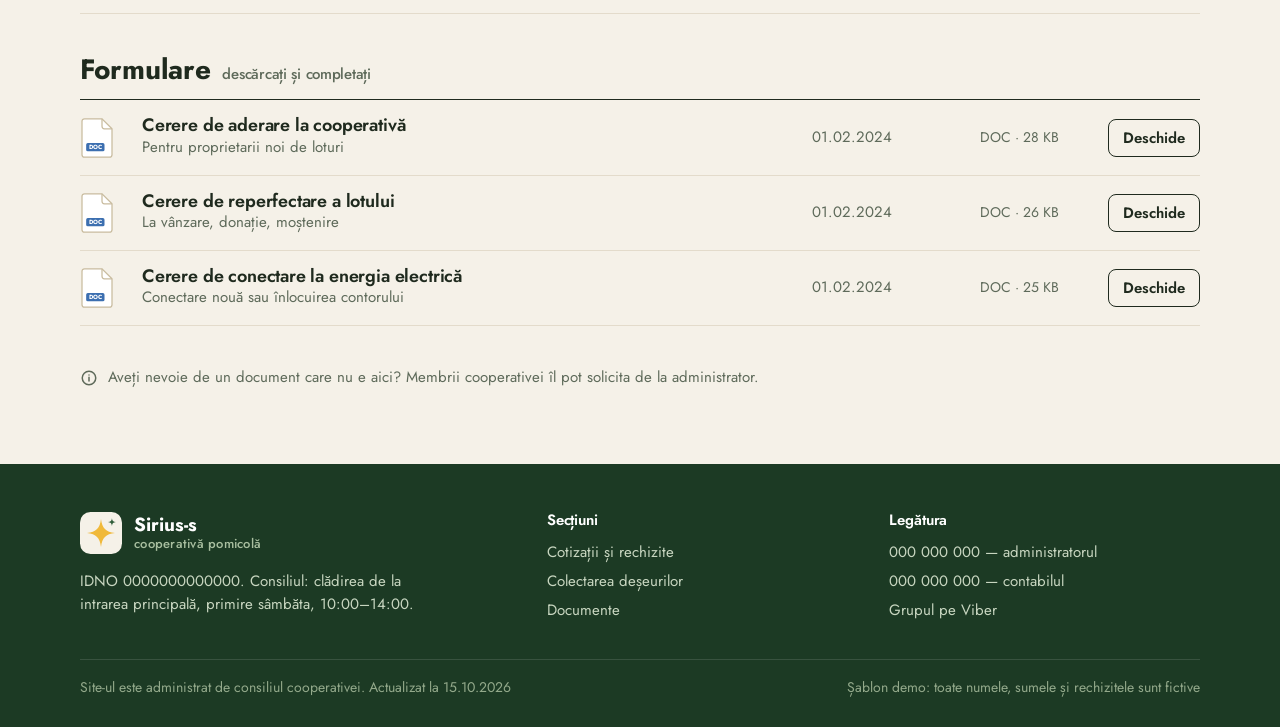
<file: docs-ro.html>
<!doctype html>
<html lang="ro">
<head>
<meta charset="utf-8">
<meta name="viewport" content="width=device-width,initial-scale=1">
<title>Documente — «Sirius-s»</title>
<meta name="description" content="Statutul, procesele-verbale ale adunărilor, devize, rapoarte și formulare ale cooperativei «Sirius-s».">
<meta property="og:type" content="website">
<meta property="og:site_name" content="Sirius-S">
<meta property="og:locale" content="ro_RO">
<meta property="og:url" content="https://webonix-md.github.io/sirius-s/docs-ro.html">
<meta property="og:title" content="Documentele cooperativei «Sirius-S»">
<meta property="og:description" content="Statutul, procesele-verbale ale adunărilor, devize, rapoarte și formulare de cereri.">
<meta property="og:image" content="https://webonix-md.github.io/sirius-s/img/og/og-square-ro.jpg">
<meta property="og:image:width" content="1200">
<meta property="og:image:height" content="1200">
<link rel="alternate" hreflang="ru" href="docs.html">
<link rel="alternate" hreflang="ro" href="docs-ro.html">
<link rel="icon" href="favicon.svg" type="image/svg+xml">
<link rel="preload" href="fonts/Jost-Regular.woff2" as="font" type="font/woff2" crossorigin>
<link rel="preload" href="fonts/Jost-Bold.woff2" as="font" type="font/woff2" crossorigin>
<link rel="stylesheet" href="style.css?v=29">
</head>
<body>

<div class="topbar">
  <div class="wrap">
    <div class="topbar__left">suburbia Chișinăului · 130 de loturi · fondată în 1987</div>
    <div class="topbar__right">
      <a href="tel:+37300000000">Consiliul: 000 000 000</a>
      <a href="viber://chat?number=%2B37300000000">Grupul pe Viber →</a>
      <div class="langs" role="group" aria-label="Limba"><a href="docs.html" lang="ru" hreflang="ru">RU</a><a href="docs-ro.html" class="is-on" aria-current="page" lang="ro" hreflang="ro">RO</a></div>
    </div>
  </div>
</div>

<header class="hdr" id="top">
  <div class="wrap">
    <a class="logo" href="ro.html" aria-label="Pagina principală">
      <svg class="logo__mark" viewBox="0 0 48 48" aria-hidden="true"><rect width="48" height="48" rx="12" fill="#2F5D3A"/><path d="M24 8c1.3 10.6 5.4 14.7 16 16-10.6 1.3-14.7 5.4-16 16-1.3-10.6-5.4-14.7-16-16 10.6-1.3 14.7-5.4 16-16Z" fill="#F0B93A"/><path d="M36.5 7c.4 3.1 1.4 4.1 4.5 4.5-3.1.4-4.1 1.4-4.5 4.5-.4-3.1-1.4-4.1-4.5-4.5 3.1-.4 4.1-1.4 4.5-4.5Z" fill="#F5F1E8"/></svg>
      <span class="logo__name">Sirius-s<small>cooperativă pomicolă</small></span>
    </a>
    <nav class="nav" aria-label="Secțiuni">
      <a href="ro.html#pay">Plata</a>
      <a href="ro.html#contacts">Contacte</a>
      <a href="docs-ro.html" class="is-active">Documente</a>
      <a href="ro.html#waste">Deșeuri</a>
    </nav>
    <button class="burger" type="button" aria-label="Meniu" aria-expanded="false"><svg viewBox="0 0 24 24" fill="none" stroke="currentColor" stroke-width="2" stroke-linecap="round"><path d="M4 7h16M4 12h16M4 17h16"/></svg></button>
  </div>
</header>

<main>
<section class="page-head">
  <div class="wrap">
    <div class="crumbs"><a href="ro.html">Principala</a> / Documente</div>
    <h1>Documentele cooperativei</h1>
    <p>Statutul, procesele-verbale ale adunărilor, devizele și rapoartele de cheltuieli, formulare de cereri. Tot ce are dreptul să vadă un membru al cooperativei.</p>
  </div>
</section>

<section style="padding-bottom:76px">
  <div class="wrap">
    <div class="toolbar">
      <div class="chips" role="group" aria-label="Tipul documentului">
        <button class="chip is-on" type="button" data-t="all">Toate</button>
        <button class="chip" type="button" data-t="base">Statut și reguli</button>
        <button class="chip" type="button" data-t="prot">Procese-verbale</button>
        <button class="chip" type="button" data-t="money">Devize și rapoarte</button>
        <button class="chip" type="button" data-t="form">Formulare</button>
      </div>
      <label class="search"><svg viewBox="0 0 24 24" fill="none" stroke="currentColor" stroke-width="2" stroke-linecap="round"><circle cx="11" cy="11" r="7"/><path d="m20 20-3.5-3.5"/></svg><span class="sr">Căutare</span><input id="doc-search" type="search" placeholder="Căutare după denumire"></label>
    </div>

    <div class="year">
      <h2>De bază <span>în vigoare permanent</span></h2>
      <div class="dlist">
        <div class="drow" data-t="base"><svg class="fi" viewBox="0 0 40 48" fill="none" aria-hidden="true"><path d="M2 4a3 3 0 0 1 3-3h21l12 12v31a3 3 0 0 1-3 3H5a3 3 0 0 1-3-3V4Z" fill="#fff" stroke="#C9BC9F" stroke-width="1.5"/><path d="M26 1v9a3 3 0 0 0 3 3h9" stroke="#C9BC9F" stroke-width="1.5"/><rect x="7" y="30" width="22" height="10" rx="2" fill="#C2503A"/><text x="18" y="37.5" font-size="7" font-weight="700" fill="#fff" text-anchor="middle" font-family="Jost,sans-serif">PDF</text></svg><div><h3>Statutul cooperativei</h3><p>Redacția aprobată de adunarea din 14 mai 2019</p></div><span class="drow__date">14.05.2019</span><span class="drow__size">PDF · 1,2 MB</span><a class="btn btn--line btn--sm" href="#" onclick="return false">Deschide</a></div>
        <div class="drow" data-t="base"><svg class="fi" viewBox="0 0 40 48" fill="none" aria-hidden="true"><path d="M2 4a3 3 0 0 1 3-3h21l12 12v31a3 3 0 0 1-3 3H5a3 3 0 0 1-3-3V4Z" fill="#fff" stroke="#C9BC9F" stroke-width="1.5"/><path d="M26 1v9a3 3 0 0 0 3 3h9" stroke="#C9BC9F" stroke-width="1.5"/><rect x="7" y="30" width="22" height="10" rx="2" fill="#C2503A"/><text x="18" y="37.5" font-size="7" font-weight="700" fill="#fff" text-anchor="middle" font-family="Jost,sans-serif">PDF</text></svg><div><h3>Regulamentul intern</h3><p>Liniștea, apa, circulația, deșeurile, câinii</p></div><span class="drow__date">12.04.2026</span><span class="drow__size">PDF · 340 KB</span><a class="btn btn--line btn--sm" href="#" onclick="return false">Deschide</a></div>
        <div class="drow" data-t="base"><svg class="fi" viewBox="0 0 40 48" fill="none" aria-hidden="true"><path d="M2 4a3 3 0 0 1 3-3h21l12 12v31a3 3 0 0 1-3 3H5a3 3 0 0 1-3-3V4Z" fill="#fff" stroke="#C9BC9F" stroke-width="1.5"/><path d="M26 1v9a3 3 0 0 0 3 3h9" stroke="#C9BC9F" stroke-width="1.5"/><rect x="7" y="30" width="22" height="10" rx="2" fill="#C2503A"/><text x="18" y="37.5" font-size="7" font-weight="700" fill="#fff" text-anchor="middle" font-family="Jost,sans-serif">PDF</text></svg><div><h3>Planul loturilor cu numere</h3><p>Schemă pentru tipar, format A3</p></div><span class="drow__date">03.03.2024</span><span class="drow__size">PDF · 860 KB</span><a class="btn btn--line btn--sm" href="#" onclick="return false">Deschide</a></div>
      </div>
    </div>

    <div class="year">
      <h2>2026 <span>anul curent</span></h2>
      <div class="dlist">
        <div class="drow" data-t="prot"><svg class="fi" viewBox="0 0 40 48" fill="none" aria-hidden="true"><path d="M2 4a3 3 0 0 1 3-3h21l12 12v31a3 3 0 0 1-3 3H5a3 3 0 0 1-3-3V4Z" fill="#fff" stroke="#C9BC9F" stroke-width="1.5"/><path d="M26 1v9a3 3 0 0 0 3 3h9" stroke="#C9BC9F" stroke-width="1.5"/><rect x="7" y="30" width="22" height="10" rx="2" fill="#C2503A"/><text x="18" y="37.5" font-size="7" font-weight="700" fill="#fff" text-anchor="middle" font-family="Jost,sans-serif">PDF</text></svg><div><h3>Procesul-verbal al adunării generale nr. 1</h3><p>Cotizațiile pentru 2026, repararea drumului, graficul apei</p></div><span class="drow__date">12.04.2026</span><span class="drow__size">PDF · 520 KB</span><a class="btn btn--line btn--sm" href="#" onclick="return false">Deschide</a></div>
        <div class="drow" data-t="money"><svg class="fi" viewBox="0 0 40 48" fill="none" aria-hidden="true"><path d="M2 4a3 3 0 0 1 3-3h21l12 12v31a3 3 0 0 1-3 3H5a3 3 0 0 1-3-3V4Z" fill="#fff" stroke="#C9BC9F" stroke-width="1.5"/><path d="M26 1v9a3 3 0 0 0 3 3h9" stroke="#C9BC9F" stroke-width="1.5"/><rect x="7" y="30" width="22" height="10" rx="2" fill="#2F5D3A"/><text x="18" y="37.5" font-size="7" font-weight="700" fill="#fff" text-anchor="middle" font-family="Jost,sans-serif">XLS</text></svg><div><h3>Devizul de venituri și cheltuieli pentru anul 2026</h3><p>Aprobat de adunarea din 12 aprilie</p></div><span class="drow__date">12.04.2026</span><span class="drow__size">XLS · 48 KB</span><a class="btn btn--line btn--sm" href="#" onclick="return false">Deschide</a></div>
        <div class="drow" data-t="money"><svg class="fi" viewBox="0 0 40 48" fill="none" aria-hidden="true"><path d="M2 4a3 3 0 0 1 3-3h21l12 12v31a3 3 0 0 1-3 3H5a3 3 0 0 1-3-3V4Z" fill="#fff" stroke="#C9BC9F" stroke-width="1.5"/><path d="M26 1v9a3 3 0 0 0 3 3h9" stroke="#C9BC9F" stroke-width="1.5"/><rect x="7" y="30" width="22" height="10" rx="2" fill="#C2503A"/><text x="18" y="37.5" font-size="7" font-weight="700" fill="#fff" text-anchor="middle" font-family="Jost,sans-serif">PDF</text></svg><div><h3>Înlocuirea pompei la stația de apă</h3><p>Bon, actul de lucrări executate, fotografii</p></div><span class="drow__date">20.08.2026</span><span class="drow__size">PDF · 2,4 MB</span><a class="btn btn--line btn--sm" href="#" onclick="return false">Deschide</a></div>
        <div class="drow" data-t="money"><svg class="fi" viewBox="0 0 40 48" fill="none" aria-hidden="true"><path d="M2 4a3 3 0 0 1 3-3h21l12 12v31a3 3 0 0 1-3 3H5a3 3 0 0 1-3-3V4Z" fill="#fff" stroke="#C9BC9F" stroke-width="1.5"/><path d="M26 1v9a3 3 0 0 0 3 3h9" stroke="#C9BC9F" stroke-width="1.5"/><rect x="7" y="30" width="22" height="10" rx="2" fill="#C2503A"/><text x="18" y="37.5" font-size="7" font-weight="700" fill="#fff" text-anchor="middle" font-family="Jost,sans-serif">PDF</text></svg><div><h3>Procurarea pietrișului pentru strada a 3-a</h3><p>Factură, foaie de parcurs pentru 40 t</p></div><span class="drow__date">05.10.2026</span><span class="drow__size">PDF · 610 KB</span><a class="btn btn--line btn--sm" href="#" onclick="return false">Deschide</a></div>
        <div class="drow" data-t="prot"><svg class="fi" viewBox="0 0 40 48" fill="none" aria-hidden="true"><path d="M2 4a3 3 0 0 1 3-3h21l12 12v31a3 3 0 0 1-3 3H5a3 3 0 0 1-3-3V4Z" fill="#fff" stroke="#C9BC9F" stroke-width="1.5"/><path d="M26 1v9a3 3 0 0 0 3 3h9" stroke="#C9BC9F" stroke-width="1.5"/><rect x="7" y="30" width="22" height="10" rx="2" fill="#C2503A"/><text x="18" y="37.5" font-size="7" font-weight="700" fill="#fff" text-anchor="middle" font-family="Jost,sans-serif">PDF</text></svg><div><h3>Procesul-verbal al ședinței consiliului nr. 4</h3><p>Pregătirea adunării de dare de seamă și alegeri</p></div><span class="drow__date">14.10.2026</span><span class="drow__size">PDF · 210 KB</span><a class="btn btn--line btn--sm" href="#" onclick="return false">Deschide</a></div>
        <div class="drow" data-t="form"><svg class="fi" viewBox="0 0 40 48" fill="none" aria-hidden="true"><path d="M2 4a3 3 0 0 1 3-3h21l12 12v31a3 3 0 0 1-3 3H5a3 3 0 0 1-3-3V4Z" fill="#fff" stroke="#C9BC9F" stroke-width="1.5"/><path d="M26 1v9a3 3 0 0 0 3 3h9" stroke="#C9BC9F" stroke-width="1.5"/><rect x="7" y="30" width="22" height="10" rx="2" fill="#3C6FB0"/><text x="18" y="37.5" font-size="7" font-weight="700" fill="#fff" text-anchor="middle" font-family="Jost,sans-serif">DOC</text></svg><div><h3>Procură pentru vot</h3><p>Dacă nu puteți veni la adunare</p></div><span class="drow__date">14.10.2026</span><span class="drow__size">DOC · 24 KB</span><a class="btn btn--line btn--sm" href="#" onclick="return false">Deschide</a></div>
      </div>
    </div>

    <div class="year">
      <h2>2025</h2>
      <div class="dlist">
        <div class="drow" data-t="prot"><svg class="fi" viewBox="0 0 40 48" fill="none" aria-hidden="true"><path d="M2 4a3 3 0 0 1 3-3h21l12 12v31a3 3 0 0 1-3 3H5a3 3 0 0 1-3-3V4Z" fill="#fff" stroke="#C9BC9F" stroke-width="1.5"/><path d="M26 1v9a3 3 0 0 0 3 3h9" stroke="#C9BC9F" stroke-width="1.5"/><rect x="7" y="30" width="22" height="10" rx="2" fill="#C2503A"/><text x="18" y="37.5" font-size="7" font-weight="700" fill="#fff" text-anchor="middle" font-family="Jost,sans-serif">PDF</text></svg><div><h3>Procesul-verbal al adunării de dare de seamă nr. 2</h3><p>Raportul consiliului și al cenzorului pentru anul 2025</p></div><span class="drow__date">09.11.2025</span><span class="drow__size">PDF · 480 KB</span><a class="btn btn--line btn--sm" href="#" onclick="return false">Deschide</a></div>
        <div class="drow" data-t="money"><svg class="fi" viewBox="0 0 40 48" fill="none" aria-hidden="true"><path d="M2 4a3 3 0 0 1 3-3h21l12 12v31a3 3 0 0 1-3 3H5a3 3 0 0 1-3-3V4Z" fill="#fff" stroke="#C9BC9F" stroke-width="1.5"/><path d="M26 1v9a3 3 0 0 0 3 3h9" stroke="#C9BC9F" stroke-width="1.5"/><rect x="7" y="30" width="22" height="10" rx="2" fill="#C2503A"/><text x="18" y="37.5" font-size="7" font-weight="700" fill="#fff" text-anchor="middle" font-family="Jost,sans-serif">PDF</text></svg><div><h3>Raportul de cheltuieli pentru anul 2025</h3><p>Pe ce s-au cheltuit cotizațiile, pe articole</p></div><span class="drow__date">09.11.2025</span><span class="drow__size">PDF · 390 KB</span><a class="btn btn--line btn--sm" href="#" onclick="return false">Deschide</a></div>
        <div class="drow" data-t="money"><svg class="fi" viewBox="0 0 40 48" fill="none" aria-hidden="true"><path d="M2 4a3 3 0 0 1 3-3h21l12 12v31a3 3 0 0 1-3 3H5a3 3 0 0 1-3-3V4Z" fill="#fff" stroke="#C9BC9F" stroke-width="1.5"/><path d="M26 1v9a3 3 0 0 0 3 3h9" stroke="#C9BC9F" stroke-width="1.5"/><rect x="7" y="30" width="22" height="10" rx="2" fill="#C2503A"/><text x="18" y="37.5" font-size="7" font-weight="700" fill="#fff" text-anchor="middle" font-family="Jost,sans-serif">PDF</text></svg><div><h3>Actul comisiei de cenzori pentru anul 2025</h3><p>Verificarea casei și a cheltuielilor</p></div><span class="drow__date">02.11.2025</span><span class="drow__size">PDF · 280 KB</span><a class="btn btn--line btn--sm" href="#" onclick="return false">Deschide</a></div>
        <div class="drow" data-t="prot"><svg class="fi" viewBox="0 0 40 48" fill="none" aria-hidden="true"><path d="M2 4a3 3 0 0 1 3-3h21l12 12v31a3 3 0 0 1-3 3H5a3 3 0 0 1-3-3V4Z" fill="#fff" stroke="#C9BC9F" stroke-width="1.5"/><path d="M26 1v9a3 3 0 0 0 3 3h9" stroke="#C9BC9F" stroke-width="1.5"/><rect x="7" y="30" width="22" height="10" rx="2" fill="#C2503A"/><text x="18" y="37.5" font-size="7" font-weight="700" fill="#fff" text-anchor="middle" font-family="Jost,sans-serif">PDF</text></svg><div><h3>Procesul-verbal al adunării generale nr. 1</h3><p>Cotizațiile pentru 2025, iluminatul străzilor</p></div><span class="drow__date">13.04.2025</span><span class="drow__size">PDF · 450 KB</span><a class="btn btn--line btn--sm" href="#" onclick="return false">Deschide</a></div>
      </div>
    </div>

    <div class="year">
      <h2>Formulare <span>descărcați și completați</span></h2>
      <div class="dlist">
        <div class="drow" data-t="form"><svg class="fi" viewBox="0 0 40 48" fill="none" aria-hidden="true"><path d="M2 4a3 3 0 0 1 3-3h21l12 12v31a3 3 0 0 1-3 3H5a3 3 0 0 1-3-3V4Z" fill="#fff" stroke="#C9BC9F" stroke-width="1.5"/><path d="M26 1v9a3 3 0 0 0 3 3h9" stroke="#C9BC9F" stroke-width="1.5"/><rect x="7" y="30" width="22" height="10" rx="2" fill="#3C6FB0"/><text x="18" y="37.5" font-size="7" font-weight="700" fill="#fff" text-anchor="middle" font-family="Jost,sans-serif">DOC</text></svg><div><h3>Cerere de aderare la cooperativă</h3><p>Pentru proprietarii noi de loturi</p></div><span class="drow__date">01.02.2024</span><span class="drow__size">DOC · 28 KB</span><a class="btn btn--line btn--sm" href="#" onclick="return false">Deschide</a></div>
        <div class="drow" data-t="form"><svg class="fi" viewBox="0 0 40 48" fill="none" aria-hidden="true"><path d="M2 4a3 3 0 0 1 3-3h21l12 12v31a3 3 0 0 1-3 3H5a3 3 0 0 1-3-3V4Z" fill="#fff" stroke="#C9BC9F" stroke-width="1.5"/><path d="M26 1v9a3 3 0 0 0 3 3h9" stroke="#C9BC9F" stroke-width="1.5"/><rect x="7" y="30" width="22" height="10" rx="2" fill="#3C6FB0"/><text x="18" y="37.5" font-size="7" font-weight="700" fill="#fff" text-anchor="middle" font-family="Jost,sans-serif">DOC</text></svg><div><h3>Cerere de reperfectare a lotului</h3><p>La vânzare, donație, moștenire</p></div><span class="drow__date">01.02.2024</span><span class="drow__size">DOC · 26 KB</span><a class="btn btn--line btn--sm" href="#" onclick="return false">Deschide</a></div>
        <div class="drow" data-t="form"><svg class="fi" viewBox="0 0 40 48" fill="none" aria-hidden="true"><path d="M2 4a3 3 0 0 1 3-3h21l12 12v31a3 3 0 0 1-3 3H5a3 3 0 0 1-3-3V4Z" fill="#fff" stroke="#C9BC9F" stroke-width="1.5"/><path d="M26 1v9a3 3 0 0 0 3 3h9" stroke="#C9BC9F" stroke-width="1.5"/><rect x="7" y="30" width="22" height="10" rx="2" fill="#3C6FB0"/><text x="18" y="37.5" font-size="7" font-weight="700" fill="#fff" text-anchor="middle" font-family="Jost,sans-serif">DOC</text></svg><div><h3>Cerere de conectare la energia electrică</h3><p>Conectare nouă sau înlocuirea contorului</p></div><span class="drow__date">01.02.2024</span><span class="drow__size">DOC · 25 KB</span><a class="btn btn--line btn--sm" href="#" onclick="return false">Deschide</a></div>
      </div>
    </div>

    <div class="tbl-empty" id="doc-empty" hidden>Nu s-a găsit nimic. Încercați alt cuvânt.</div>
    <p class="note-line"><svg viewBox="0 0 24 24" fill="none" stroke="currentColor" stroke-width="2" stroke-linecap="round"><circle cx="12" cy="12" r="9"/><path d="M12 11v5M12 8h.01"/></svg>Aveți nevoie de un document care nu e aici? Membrii cooperativei îl pot solicita de la administrator.</p>
  </div>
</section>
</main>


<footer class="ftr">
  <div class="wrap">
    <div class="ftr__grid">
      <div>
        <a class="logo" href="ro.html">
          <svg class="logo__mark" viewBox="0 0 48 48" aria-hidden="true"><rect width="48" height="48" rx="12" fill="#F5F1E8"/><path d="M24 8c1.3 10.6 5.4 14.7 16 16-10.6 1.3-14.7 5.4-16 16-1.3-10.6-5.4-14.7-16-16 10.6-1.3 14.7-5.4 16-16Z" fill="#F0B93A"/><path d="M36.5 7c.4 3.1 1.4 4.1 4.5 4.5-3.1.4-4.1 1.4-4.5 4.5-.4-3.1-1.4-4.1-4.5-4.5 3.1-.4 4.1-1.4 4.5-4.5Z" fill="#2F5D3A"/></svg>
          <span class="logo__name">Sirius-s<small>cooperativă pomicolă</small></span>
        </a>
        <p class="ftr__about">IDNO 0000000000000. Consiliul: clădirea de la intrarea principală, primire sâmbăta, 10:00–14:00.</p>
      </div>
      <div>
        <h4>Secțiuni</h4>
        <ul>
          <li><a href="ro.html#pay">Cotizații și rechizite</a></li>
          <li><a href="ro.html#waste">Colectarea deșeurilor</a></li>
          <li><a href="docs-ro.html">Documente</a></li>
        </ul>
      </div>
      <div>
        <h4>Legătura</h4>
        <ul>
          <li><a href="tel:+37300000000">000 000 000 — administratorul</a></li>
          <li><a href="tel:+37300000000">000 000 000 — contabilul</a></li>
          <li><a href="viber://chat?number=%2B37300000000">Grupul pe Viber</a></li>
        </ul>
      </div>
    </div>
    <div class="ftr__bottom">
      <span>Site-ul este administrat de consiliul cooperativei. Actualizat la 15.10.2026</span>
      <span>Șablon demo: toate numele, sumele și rechizitele sunt fictive</span>
    </div>
  </div>
</footer>

<a class="totop" href="#top" aria-label="Sus"><svg viewBox="0 0 24 24" fill="none" stroke="currentColor" stroke-width="2.2" stroke-linecap="round" stroke-linejoin="round"><path d="M12 19V5M5 12l7-7 7 7"/></svg></a>

<script src="js/main.js?v=6"></script>
</body>
</html>
</file>
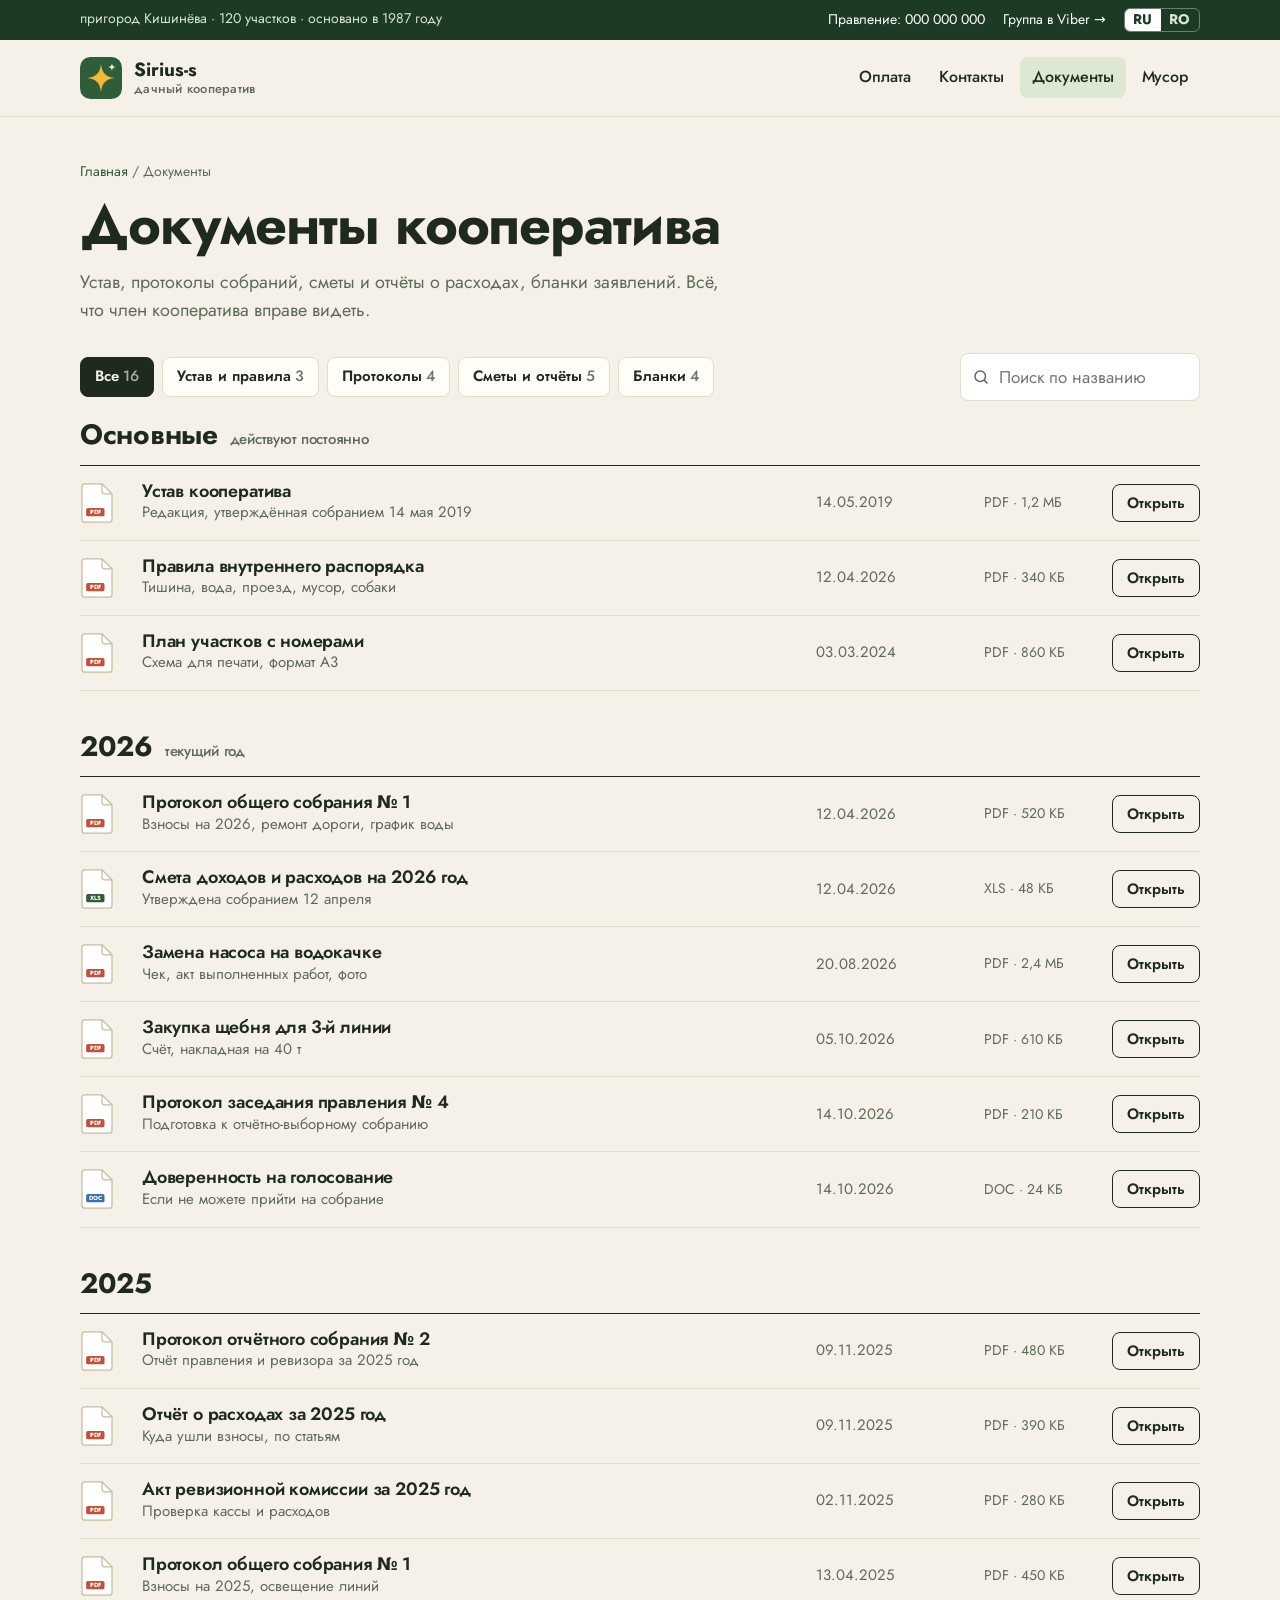
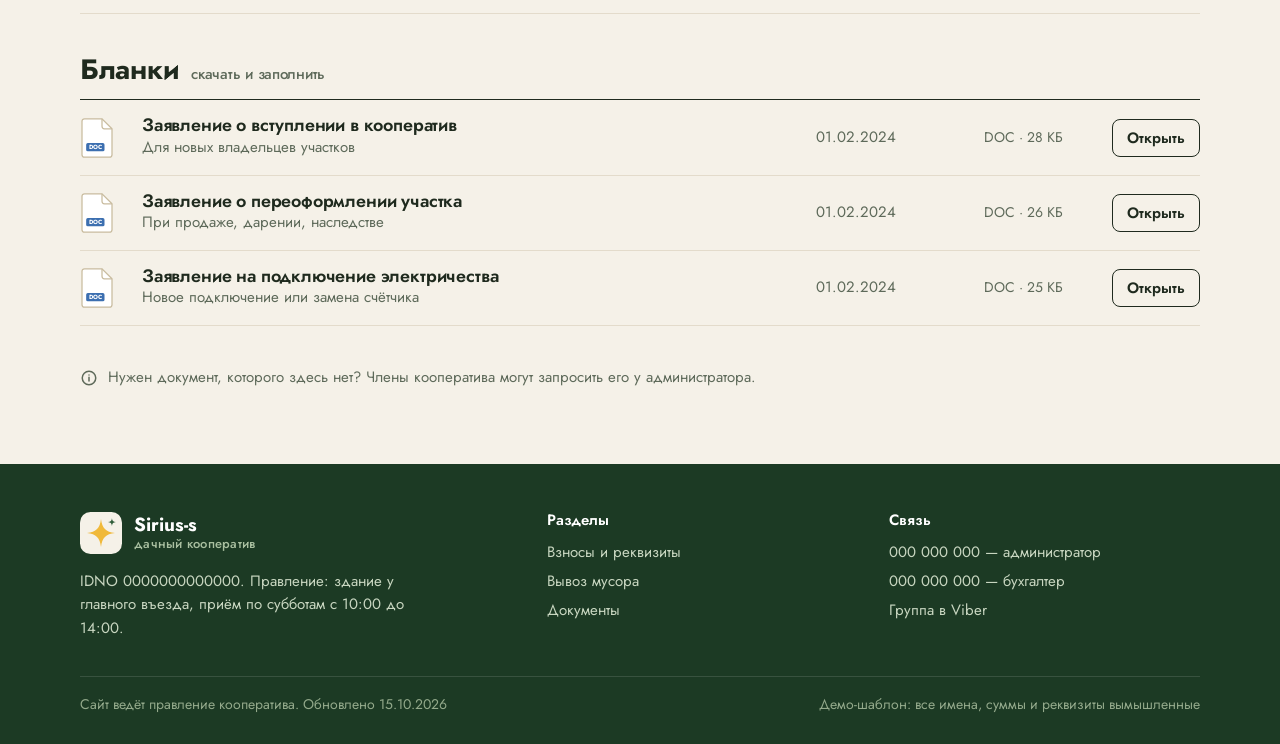
<file: docs.html>
<!doctype html>
<html lang="ru">
<head>
<meta charset="utf-8">
<meta name="viewport" content="width=device-width,initial-scale=1">
<title>Документы — «Sirius-s»</title>
<meta name="description" content="Устав, протоколы собраний, сметы, отчёты и бланки дачного кооператива «Sirius-s».">
<meta property="og:type" content="website">
<meta property="og:site_name" content="Sirius-S">
<meta property="og:locale" content="ru_RU">
<meta property="og:url" content="https://webonix-md.github.io/sirius-s/docs.html">
<meta property="og:title" content="Документы кооператива «Sirius-S»">
<meta property="og:description" content="Устав, протоколы собраний, сметы, отчёты и бланки заявлений.">
<meta property="og:image" content="https://webonix-md.github.io/sirius-s/img/og/og-square-ru.jpg">
<meta property="og:image:width" content="1200">
<meta property="og:image:height" content="1200">
<link rel="alternate" hreflang="ru" href="docs.html">
<link rel="alternate" hreflang="ro" href="docs-ro.html">
<link rel="icon" href="favicon.svg" type="image/svg+xml">
<link rel="preload" href="fonts/Jost-Regular.woff2" as="font" type="font/woff2" crossorigin>
<link rel="preload" href="fonts/Jost-Bold.woff2" as="font" type="font/woff2" crossorigin>
<link rel="stylesheet" href="style.css?v=29">
</head>
<body>

<div class="topbar">
  <div class="wrap">
    <div class="topbar__left">пригород Кишинёва · 120 участков · основано в 1987 году</div>
    <div class="topbar__right">
      <a href="tel:+37300000000">Правление: 000 000 000</a>
      <a href="viber://chat?number=%2B37300000000">Группа в Viber →</a>
      <div class="langs" role="group" aria-label="Язык"><a href="docs.html" class="is-on" aria-current="page" lang="ru" hreflang="ru">RU</a><a href="docs-ro.html" lang="ro" hreflang="ro">RO</a></div>
    </div>
  </div>
</div>

<header class="hdr" id="top">
  <div class="wrap">
    <a class="logo" href="index.html" aria-label="На главную">
      <svg class="logo__mark" viewBox="0 0 48 48" aria-hidden="true"><rect width="48" height="48" rx="12" fill="#2F5D3A"/><path d="M24 8c1.3 10.6 5.4 14.7 16 16-10.6 1.3-14.7 5.4-16 16-1.3-10.6-5.4-14.7-16-16 10.6-1.3 14.7-5.4 16-16Z" fill="#F0B93A"/><path d="M36.5 7c.4 3.1 1.4 4.1 4.5 4.5-3.1.4-4.1 1.4-4.5 4.5-.4-3.1-1.4-4.1-4.5-4.5 3.1-.4 4.1-1.4 4.5-4.5Z" fill="#F5F1E8"/></svg>
      <span class="logo__name">Sirius-s<small>дачный кооператив</small></span>
    </a>
    <nav class="nav" aria-label="Разделы">
      <a href="index.html#pay">Оплата</a>
      <a href="index.html#contacts">Контакты</a>
      <a href="docs.html" class="is-active">Документы</a>
      <a href="index.html#waste">Мусор</a>
    </nav>
    <button class="burger" type="button" aria-label="Меню" aria-expanded="false"><svg viewBox="0 0 24 24" fill="none" stroke="currentColor" stroke-width="2" stroke-linecap="round"><path d="M4 7h16M4 12h16M4 17h16"/></svg></button>
  </div>
</header>

<main>
<section class="page-head">
  <div class="wrap">
    <div class="crumbs"><a href="index.html">Главная</a> / Документы</div>
    <h1>Документы кооператива</h1>
    <p>Устав, протоколы собраний, сметы и отчёты о расходах, бланки заявлений. Всё, что член кооператива вправе видеть.</p>
  </div>
</section>

<section style="padding-bottom:76px">
  <div class="wrap">
    <div class="toolbar">
      <div class="chips" role="group" aria-label="Тип документа">
        <button class="chip is-on" type="button" data-t="all">Все</button>
        <button class="chip" type="button" data-t="base">Устав и правила</button>
        <button class="chip" type="button" data-t="prot">Протоколы</button>
        <button class="chip" type="button" data-t="money">Сметы и отчёты</button>
        <button class="chip" type="button" data-t="form">Бланки</button>
      </div>
      <label class="search"><svg viewBox="0 0 24 24" fill="none" stroke="currentColor" stroke-width="2" stroke-linecap="round"><circle cx="11" cy="11" r="7"/><path d="m20 20-3.5-3.5"/></svg><span class="sr">Поиск</span><input id="doc-search" type="search" placeholder="Поиск по названию"></label>
    </div>

    <div class="year">
      <h2>Основные <span>действуют постоянно</span></h2>
      <div class="dlist">
        <div class="drow" data-t="base"><svg class="fi" viewBox="0 0 40 48" fill="none" aria-hidden="true"><path d="M2 4a3 3 0 0 1 3-3h21l12 12v31a3 3 0 0 1-3 3H5a3 3 0 0 1-3-3V4Z" fill="#fff" stroke="#C9BC9F" stroke-width="1.5"/><path d="M26 1v9a3 3 0 0 0 3 3h9" stroke="#C9BC9F" stroke-width="1.5"/><rect x="7" y="30" width="22" height="10" rx="2" fill="#C2503A"/><text x="18" y="37.5" font-size="7" font-weight="700" fill="#fff" text-anchor="middle" font-family="Jost,sans-serif">PDF</text></svg><div><h3>Устав кооператива</h3><p>Редакция, утверждённая собранием 14 мая 2019</p></div><span class="drow__date">14.05.2019</span><span class="drow__size">PDF · 1,2 МБ</span><a class="btn btn--line btn--sm" href="#" onclick="return false">Открыть</a></div>
        <div class="drow" data-t="base"><svg class="fi" viewBox="0 0 40 48" fill="none" aria-hidden="true"><path d="M2 4a3 3 0 0 1 3-3h21l12 12v31a3 3 0 0 1-3 3H5a3 3 0 0 1-3-3V4Z" fill="#fff" stroke="#C9BC9F" stroke-width="1.5"/><path d="M26 1v9a3 3 0 0 0 3 3h9" stroke="#C9BC9F" stroke-width="1.5"/><rect x="7" y="30" width="22" height="10" rx="2" fill="#C2503A"/><text x="18" y="37.5" font-size="7" font-weight="700" fill="#fff" text-anchor="middle" font-family="Jost,sans-serif">PDF</text></svg><div><h3>Правила внутреннего распорядка</h3><p>Тишина, вода, проезд, мусор, собаки</p></div><span class="drow__date">12.04.2026</span><span class="drow__size">PDF · 340 КБ</span><a class="btn btn--line btn--sm" href="#" onclick="return false">Открыть</a></div>
        <div class="drow" data-t="base"><svg class="fi" viewBox="0 0 40 48" fill="none" aria-hidden="true"><path d="M2 4a3 3 0 0 1 3-3h21l12 12v31a3 3 0 0 1-3 3H5a3 3 0 0 1-3-3V4Z" fill="#fff" stroke="#C9BC9F" stroke-width="1.5"/><path d="M26 1v9a3 3 0 0 0 3 3h9" stroke="#C9BC9F" stroke-width="1.5"/><rect x="7" y="30" width="22" height="10" rx="2" fill="#C2503A"/><text x="18" y="37.5" font-size="7" font-weight="700" fill="#fff" text-anchor="middle" font-family="Jost,sans-serif">PDF</text></svg><div><h3>План участков с номерами</h3><p>Схема для печати, формат A3</p></div><span class="drow__date">03.03.2024</span><span class="drow__size">PDF · 860 КБ</span><a class="btn btn--line btn--sm" href="#" onclick="return false">Открыть</a></div>
      </div>
    </div>

    <div class="year">
      <h2>2026 <span>текущий год</span></h2>
      <div class="dlist">
        <div class="drow" data-t="prot"><svg class="fi" viewBox="0 0 40 48" fill="none" aria-hidden="true"><path d="M2 4a3 3 0 0 1 3-3h21l12 12v31a3 3 0 0 1-3 3H5a3 3 0 0 1-3-3V4Z" fill="#fff" stroke="#C9BC9F" stroke-width="1.5"/><path d="M26 1v9a3 3 0 0 0 3 3h9" stroke="#C9BC9F" stroke-width="1.5"/><rect x="7" y="30" width="22" height="10" rx="2" fill="#C2503A"/><text x="18" y="37.5" font-size="7" font-weight="700" fill="#fff" text-anchor="middle" font-family="Jost,sans-serif">PDF</text></svg><div><h3>Протокол общего собрания № 1</h3><p>Взносы на 2026, ремонт дороги, график воды</p></div><span class="drow__date">12.04.2026</span><span class="drow__size">PDF · 520 КБ</span><a class="btn btn--line btn--sm" href="#" onclick="return false">Открыть</a></div>
        <div class="drow" data-t="money"><svg class="fi" viewBox="0 0 40 48" fill="none" aria-hidden="true"><path d="M2 4a3 3 0 0 1 3-3h21l12 12v31a3 3 0 0 1-3 3H5a3 3 0 0 1-3-3V4Z" fill="#fff" stroke="#C9BC9F" stroke-width="1.5"/><path d="M26 1v9a3 3 0 0 0 3 3h9" stroke="#C9BC9F" stroke-width="1.5"/><rect x="7" y="30" width="22" height="10" rx="2" fill="#2F5D3A"/><text x="18" y="37.5" font-size="7" font-weight="700" fill="#fff" text-anchor="middle" font-family="Jost,sans-serif">XLS</text></svg><div><h3>Смета доходов и расходов на 2026 год</h3><p>Утверждена собранием 12 апреля</p></div><span class="drow__date">12.04.2026</span><span class="drow__size">XLS · 48 КБ</span><a class="btn btn--line btn--sm" href="#" onclick="return false">Открыть</a></div>
        <div class="drow" data-t="money"><svg class="fi" viewBox="0 0 40 48" fill="none" aria-hidden="true"><path d="M2 4a3 3 0 0 1 3-3h21l12 12v31a3 3 0 0 1-3 3H5a3 3 0 0 1-3-3V4Z" fill="#fff" stroke="#C9BC9F" stroke-width="1.5"/><path d="M26 1v9a3 3 0 0 0 3 3h9" stroke="#C9BC9F" stroke-width="1.5"/><rect x="7" y="30" width="22" height="10" rx="2" fill="#C2503A"/><text x="18" y="37.5" font-size="7" font-weight="700" fill="#fff" text-anchor="middle" font-family="Jost,sans-serif">PDF</text></svg><div><h3>Замена насоса на водокачке</h3><p>Чек, акт выполненных работ, фото</p></div><span class="drow__date">20.08.2026</span><span class="drow__size">PDF · 2,4 МБ</span><a class="btn btn--line btn--sm" href="#" onclick="return false">Открыть</a></div>
        <div class="drow" data-t="money"><svg class="fi" viewBox="0 0 40 48" fill="none" aria-hidden="true"><path d="M2 4a3 3 0 0 1 3-3h21l12 12v31a3 3 0 0 1-3 3H5a3 3 0 0 1-3-3V4Z" fill="#fff" stroke="#C9BC9F" stroke-width="1.5"/><path d="M26 1v9a3 3 0 0 0 3 3h9" stroke="#C9BC9F" stroke-width="1.5"/><rect x="7" y="30" width="22" height="10" rx="2" fill="#C2503A"/><text x="18" y="37.5" font-size="7" font-weight="700" fill="#fff" text-anchor="middle" font-family="Jost,sans-serif">PDF</text></svg><div><h3>Закупка щебня для 3-й линии</h3><p>Счёт, накладная на 40 т</p></div><span class="drow__date">05.10.2026</span><span class="drow__size">PDF · 610 КБ</span><a class="btn btn--line btn--sm" href="#" onclick="return false">Открыть</a></div>
        <div class="drow" data-t="prot"><svg class="fi" viewBox="0 0 40 48" fill="none" aria-hidden="true"><path d="M2 4a3 3 0 0 1 3-3h21l12 12v31a3 3 0 0 1-3 3H5a3 3 0 0 1-3-3V4Z" fill="#fff" stroke="#C9BC9F" stroke-width="1.5"/><path d="M26 1v9a3 3 0 0 0 3 3h9" stroke="#C9BC9F" stroke-width="1.5"/><rect x="7" y="30" width="22" height="10" rx="2" fill="#C2503A"/><text x="18" y="37.5" font-size="7" font-weight="700" fill="#fff" text-anchor="middle" font-family="Jost,sans-serif">PDF</text></svg><div><h3>Протокол заседания правления № 4</h3><p>Подготовка к отчётно-выборному собранию</p></div><span class="drow__date">14.10.2026</span><span class="drow__size">PDF · 210 КБ</span><a class="btn btn--line btn--sm" href="#" onclick="return false">Открыть</a></div>
        <div class="drow" data-t="form"><svg class="fi" viewBox="0 0 40 48" fill="none" aria-hidden="true"><path d="M2 4a3 3 0 0 1 3-3h21l12 12v31a3 3 0 0 1-3 3H5a3 3 0 0 1-3-3V4Z" fill="#fff" stroke="#C9BC9F" stroke-width="1.5"/><path d="M26 1v9a3 3 0 0 0 3 3h9" stroke="#C9BC9F" stroke-width="1.5"/><rect x="7" y="30" width="22" height="10" rx="2" fill="#3C6FB0"/><text x="18" y="37.5" font-size="7" font-weight="700" fill="#fff" text-anchor="middle" font-family="Jost,sans-serif">DOC</text></svg><div><h3>Доверенность на голосование</h3><p>Если не можете прийти на собрание</p></div><span class="drow__date">14.10.2026</span><span class="drow__size">DOC · 24 КБ</span><a class="btn btn--line btn--sm" href="#" onclick="return false">Открыть</a></div>
      </div>
    </div>

    <div class="year">
      <h2>2025</h2>
      <div class="dlist">
        <div class="drow" data-t="prot"><svg class="fi" viewBox="0 0 40 48" fill="none" aria-hidden="true"><path d="M2 4a3 3 0 0 1 3-3h21l12 12v31a3 3 0 0 1-3 3H5a3 3 0 0 1-3-3V4Z" fill="#fff" stroke="#C9BC9F" stroke-width="1.5"/><path d="M26 1v9a3 3 0 0 0 3 3h9" stroke="#C9BC9F" stroke-width="1.5"/><rect x="7" y="30" width="22" height="10" rx="2" fill="#C2503A"/><text x="18" y="37.5" font-size="7" font-weight="700" fill="#fff" text-anchor="middle" font-family="Jost,sans-serif">PDF</text></svg><div><h3>Протокол отчётного собрания № 2</h3><p>Отчёт правления и ревизора за 2025 год</p></div><span class="drow__date">09.11.2025</span><span class="drow__size">PDF · 480 КБ</span><a class="btn btn--line btn--sm" href="#" onclick="return false">Открыть</a></div>
        <div class="drow" data-t="money"><svg class="fi" viewBox="0 0 40 48" fill="none" aria-hidden="true"><path d="M2 4a3 3 0 0 1 3-3h21l12 12v31a3 3 0 0 1-3 3H5a3 3 0 0 1-3-3V4Z" fill="#fff" stroke="#C9BC9F" stroke-width="1.5"/><path d="M26 1v9a3 3 0 0 0 3 3h9" stroke="#C9BC9F" stroke-width="1.5"/><rect x="7" y="30" width="22" height="10" rx="2" fill="#C2503A"/><text x="18" y="37.5" font-size="7" font-weight="700" fill="#fff" text-anchor="middle" font-family="Jost,sans-serif">PDF</text></svg><div><h3>Отчёт о расходах за 2025 год</h3><p>Куда ушли взносы, по статьям</p></div><span class="drow__date">09.11.2025</span><span class="drow__size">PDF · 390 КБ</span><a class="btn btn--line btn--sm" href="#" onclick="return false">Открыть</a></div>
        <div class="drow" data-t="money"><svg class="fi" viewBox="0 0 40 48" fill="none" aria-hidden="true"><path d="M2 4a3 3 0 0 1 3-3h21l12 12v31a3 3 0 0 1-3 3H5a3 3 0 0 1-3-3V4Z" fill="#fff" stroke="#C9BC9F" stroke-width="1.5"/><path d="M26 1v9a3 3 0 0 0 3 3h9" stroke="#C9BC9F" stroke-width="1.5"/><rect x="7" y="30" width="22" height="10" rx="2" fill="#C2503A"/><text x="18" y="37.5" font-size="7" font-weight="700" fill="#fff" text-anchor="middle" font-family="Jost,sans-serif">PDF</text></svg><div><h3>Акт ревизионной комиссии за 2025 год</h3><p>Проверка кассы и расходов</p></div><span class="drow__date">02.11.2025</span><span class="drow__size">PDF · 280 КБ</span><a class="btn btn--line btn--sm" href="#" onclick="return false">Открыть</a></div>
        <div class="drow" data-t="prot"><svg class="fi" viewBox="0 0 40 48" fill="none" aria-hidden="true"><path d="M2 4a3 3 0 0 1 3-3h21l12 12v31a3 3 0 0 1-3 3H5a3 3 0 0 1-3-3V4Z" fill="#fff" stroke="#C9BC9F" stroke-width="1.5"/><path d="M26 1v9a3 3 0 0 0 3 3h9" stroke="#C9BC9F" stroke-width="1.5"/><rect x="7" y="30" width="22" height="10" rx="2" fill="#C2503A"/><text x="18" y="37.5" font-size="7" font-weight="700" fill="#fff" text-anchor="middle" font-family="Jost,sans-serif">PDF</text></svg><div><h3>Протокол общего собрания № 1</h3><p>Взносы на 2025, освещение линий</p></div><span class="drow__date">13.04.2025</span><span class="drow__size">PDF · 450 КБ</span><a class="btn btn--line btn--sm" href="#" onclick="return false">Открыть</a></div>
      </div>
    </div>

    <div class="year">
      <h2>Бланки <span>скачать и заполнить</span></h2>
      <div class="dlist">
        <div class="drow" data-t="form"><svg class="fi" viewBox="0 0 40 48" fill="none" aria-hidden="true"><path d="M2 4a3 3 0 0 1 3-3h21l12 12v31a3 3 0 0 1-3 3H5a3 3 0 0 1-3-3V4Z" fill="#fff" stroke="#C9BC9F" stroke-width="1.5"/><path d="M26 1v9a3 3 0 0 0 3 3h9" stroke="#C9BC9F" stroke-width="1.5"/><rect x="7" y="30" width="22" height="10" rx="2" fill="#3C6FB0"/><text x="18" y="37.5" font-size="7" font-weight="700" fill="#fff" text-anchor="middle" font-family="Jost,sans-serif">DOC</text></svg><div><h3>Заявление о вступлении в кооператив</h3><p>Для новых владельцев участков</p></div><span class="drow__date">01.02.2024</span><span class="drow__size">DOC · 28 КБ</span><a class="btn btn--line btn--sm" href="#" onclick="return false">Открыть</a></div>
        <div class="drow" data-t="form"><svg class="fi" viewBox="0 0 40 48" fill="none" aria-hidden="true"><path d="M2 4a3 3 0 0 1 3-3h21l12 12v31a3 3 0 0 1-3 3H5a3 3 0 0 1-3-3V4Z" fill="#fff" stroke="#C9BC9F" stroke-width="1.5"/><path d="M26 1v9a3 3 0 0 0 3 3h9" stroke="#C9BC9F" stroke-width="1.5"/><rect x="7" y="30" width="22" height="10" rx="2" fill="#3C6FB0"/><text x="18" y="37.5" font-size="7" font-weight="700" fill="#fff" text-anchor="middle" font-family="Jost,sans-serif">DOC</text></svg><div><h3>Заявление о переоформлении участка</h3><p>При продаже, дарении, наследстве</p></div><span class="drow__date">01.02.2024</span><span class="drow__size">DOC · 26 КБ</span><a class="btn btn--line btn--sm" href="#" onclick="return false">Открыть</a></div>
        <div class="drow" data-t="form"><svg class="fi" viewBox="0 0 40 48" fill="none" aria-hidden="true"><path d="M2 4a3 3 0 0 1 3-3h21l12 12v31a3 3 0 0 1-3 3H5a3 3 0 0 1-3-3V4Z" fill="#fff" stroke="#C9BC9F" stroke-width="1.5"/><path d="M26 1v9a3 3 0 0 0 3 3h9" stroke="#C9BC9F" stroke-width="1.5"/><rect x="7" y="30" width="22" height="10" rx="2" fill="#3C6FB0"/><text x="18" y="37.5" font-size="7" font-weight="700" fill="#fff" text-anchor="middle" font-family="Jost,sans-serif">DOC</text></svg><div><h3>Заявление на подключение электричества</h3><p>Новое подключение или замена счётчика</p></div><span class="drow__date">01.02.2024</span><span class="drow__size">DOC · 25 КБ</span><a class="btn btn--line btn--sm" href="#" onclick="return false">Открыть</a></div>
      </div>
    </div>

    <div class="tbl-empty" id="doc-empty" hidden>Ничего не найдено. Попробуйте другое слово.</div>
    <p class="note-line"><svg viewBox="0 0 24 24" fill="none" stroke="currentColor" stroke-width="2" stroke-linecap="round"><circle cx="12" cy="12" r="9"/><path d="M12 11v5M12 8h.01"/></svg>Нужен документ, которого здесь нет? Члены кооператива могут запросить его у администратора.</p>
  </div>
</section>
</main>


<footer class="ftr">
  <div class="wrap">
    <div class="ftr__grid">
      <div>
        <a class="logo" href="index.html">
          <svg class="logo__mark" viewBox="0 0 48 48" aria-hidden="true"><rect width="48" height="48" rx="12" fill="#F5F1E8"/><path d="M24 8c1.3 10.6 5.4 14.7 16 16-10.6 1.3-14.7 5.4-16 16-1.3-10.6-5.4-14.7-16-16 10.6-1.3 14.7-5.4 16-16Z" fill="#F0B93A"/><path d="M36.5 7c.4 3.1 1.4 4.1 4.5 4.5-3.1.4-4.1 1.4-4.5 4.5-.4-3.1-1.4-4.1-4.5-4.5 3.1-.4 4.1-1.4 4.5-4.5Z" fill="#2F5D3A"/></svg>
          <span class="logo__name">Sirius-s<small>дачный кооператив</small></span>
        </a>
        <p class="ftr__about">IDNO 0000000000000. Правление: здание у главного въезда, приём по субботам с 10:00 до 14:00.</p>
      </div>
      <div>
        <h4>Разделы</h4>
        <ul>
          <li><a href="index.html#pay">Взносы и реквизиты</a></li>
          <li><a href="index.html#waste">Вывоз мусора</a></li>
          <li><a href="docs.html">Документы</a></li>
        </ul>
      </div>
      <div>
        <h4>Связь</h4>
        <ul>
          <li><a href="tel:+37300000000">000 000 000 — администратор</a></li>
          <li><a href="tel:+37300000000">000 000 000 — бухгалтер</a></li>
          <li><a href="viber://chat?number=%2B37300000000">Группа в Viber</a></li>
        </ul>
      </div>
    </div>
    <div class="ftr__bottom">
      <span>Сайт ведёт правление кооператива. Обновлено 15.10.2026</span>
      <span>Демо-шаблон: все имена, суммы и реквизиты вымышленные</span>
    </div>
  </div>
</footer>

<a class="totop" href="#top" aria-label="Наверх"><svg viewBox="0 0 24 24" fill="none" stroke="currentColor" stroke-width="2.2" stroke-linecap="round" stroke-linejoin="round"><path d="M12 19V5M5 12l7-7 7 7"/></svg></a>

<script src="js/main.js?v=6"></script>
</body>
</html>
</file>
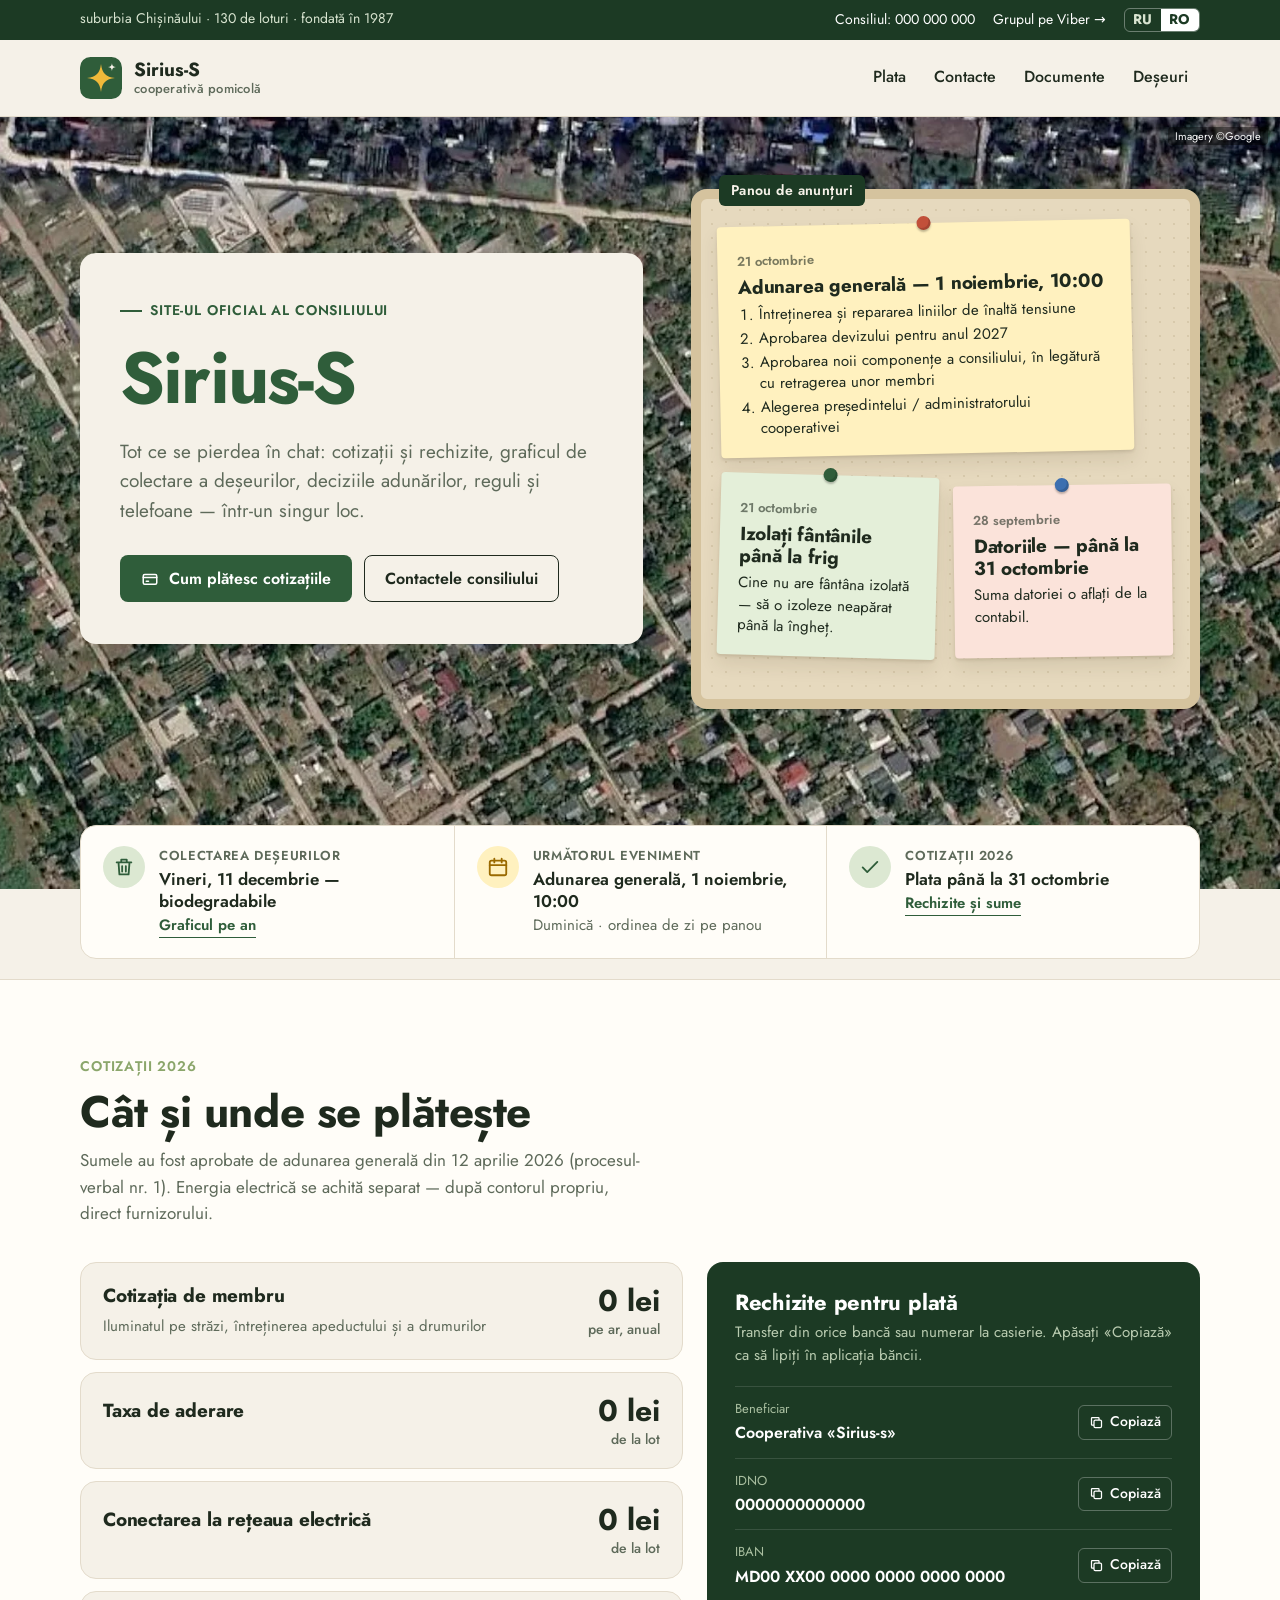
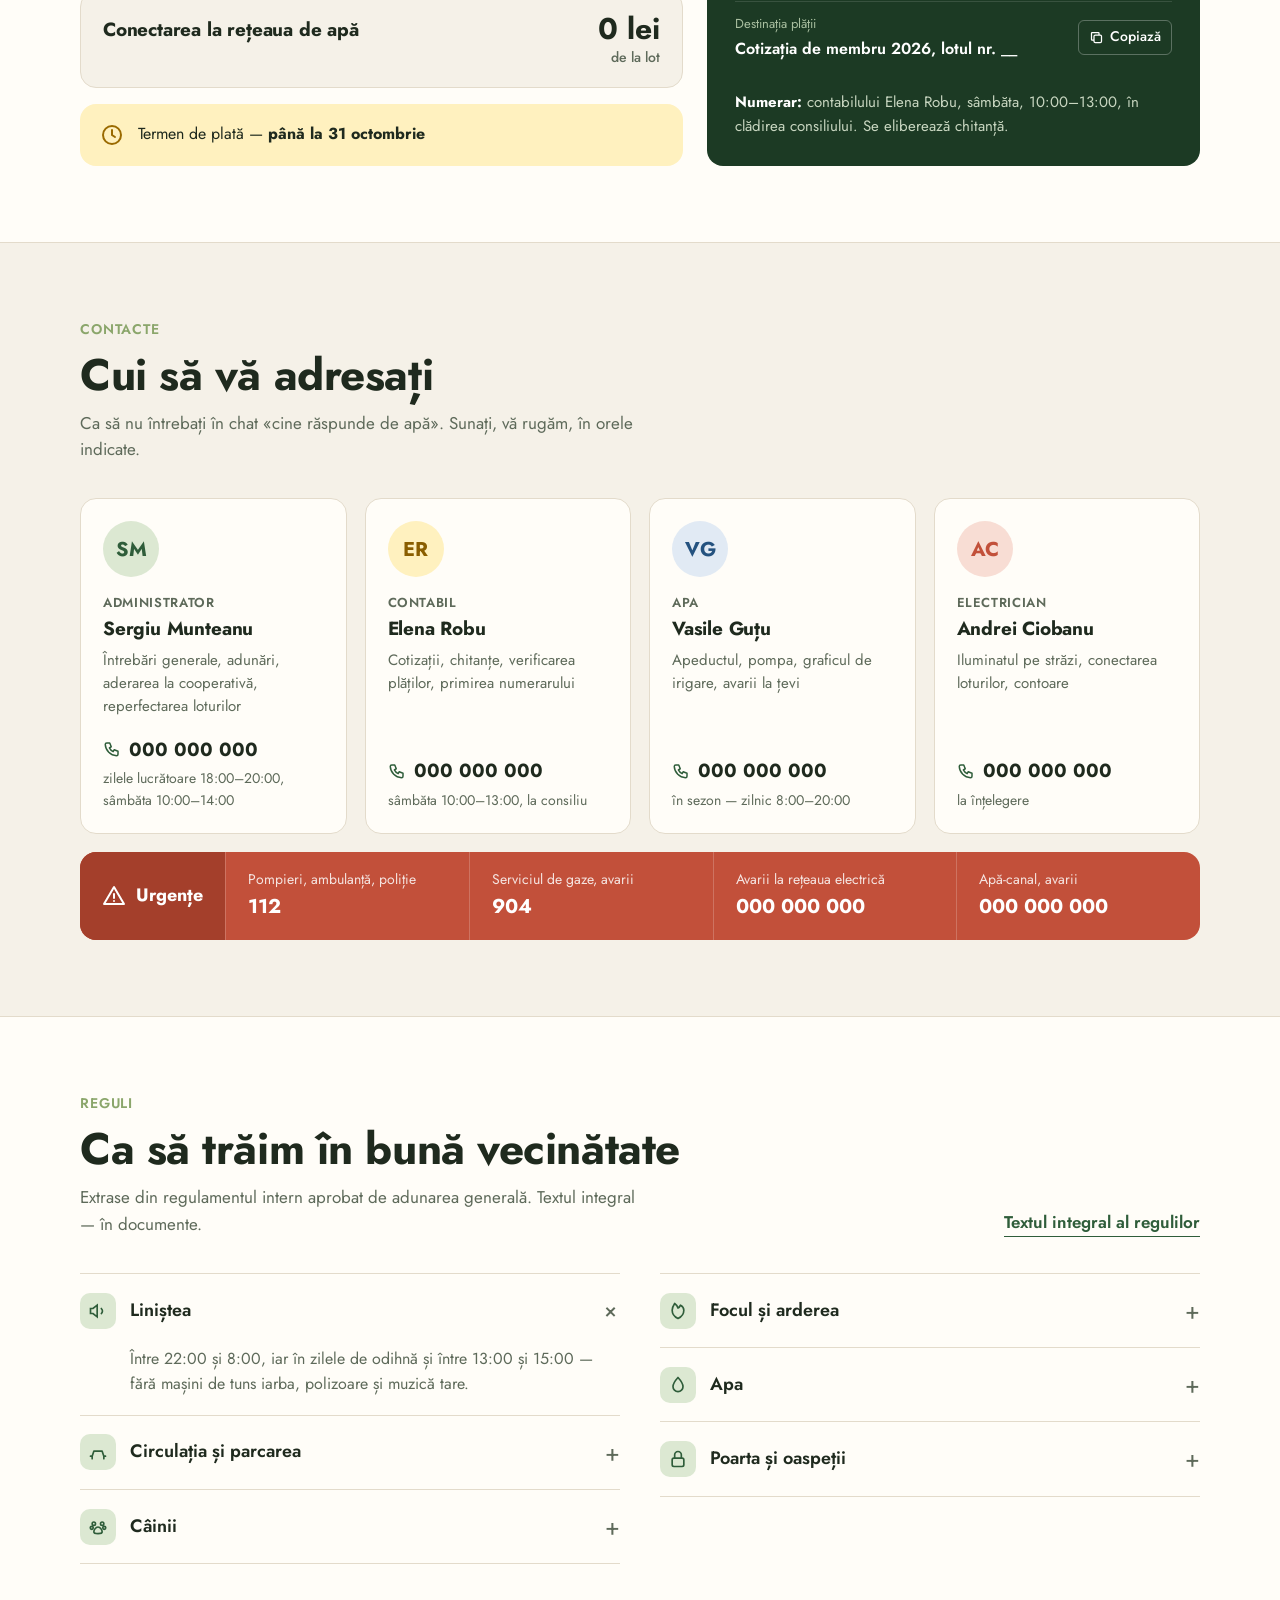
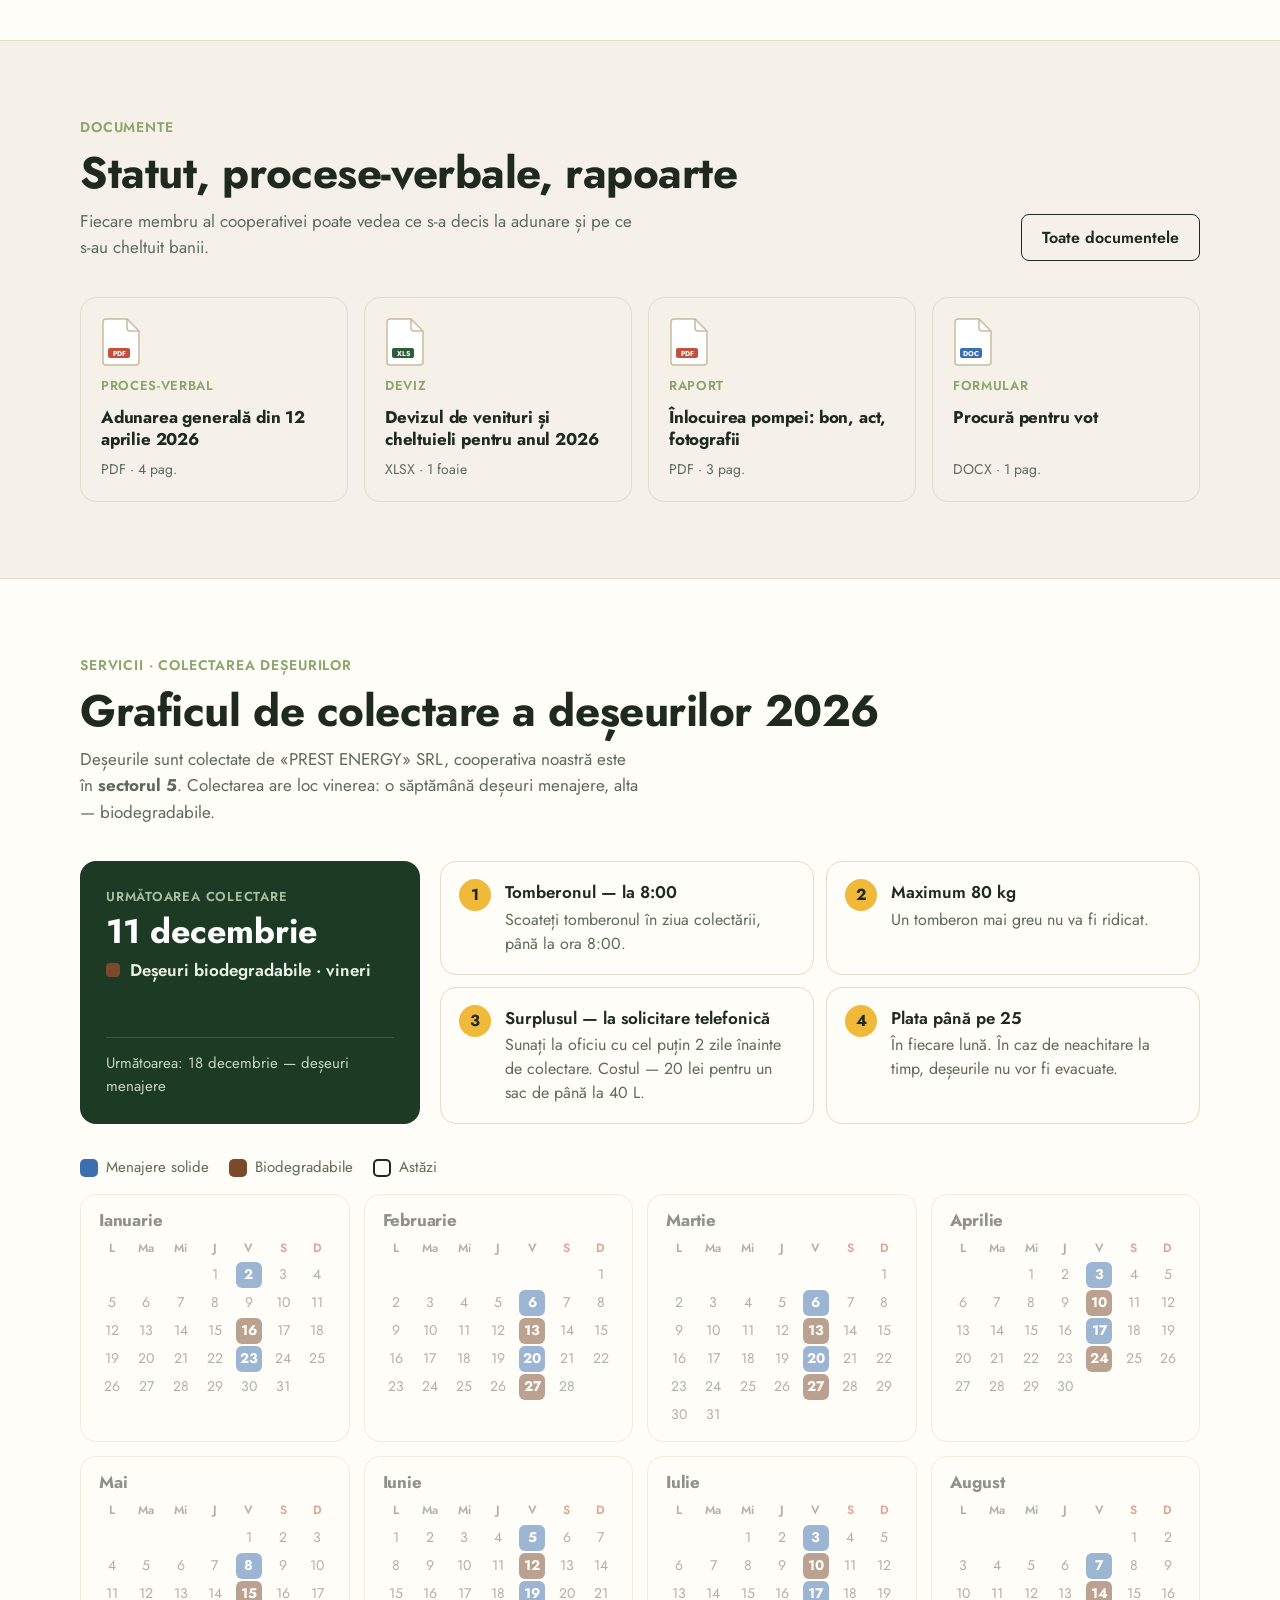
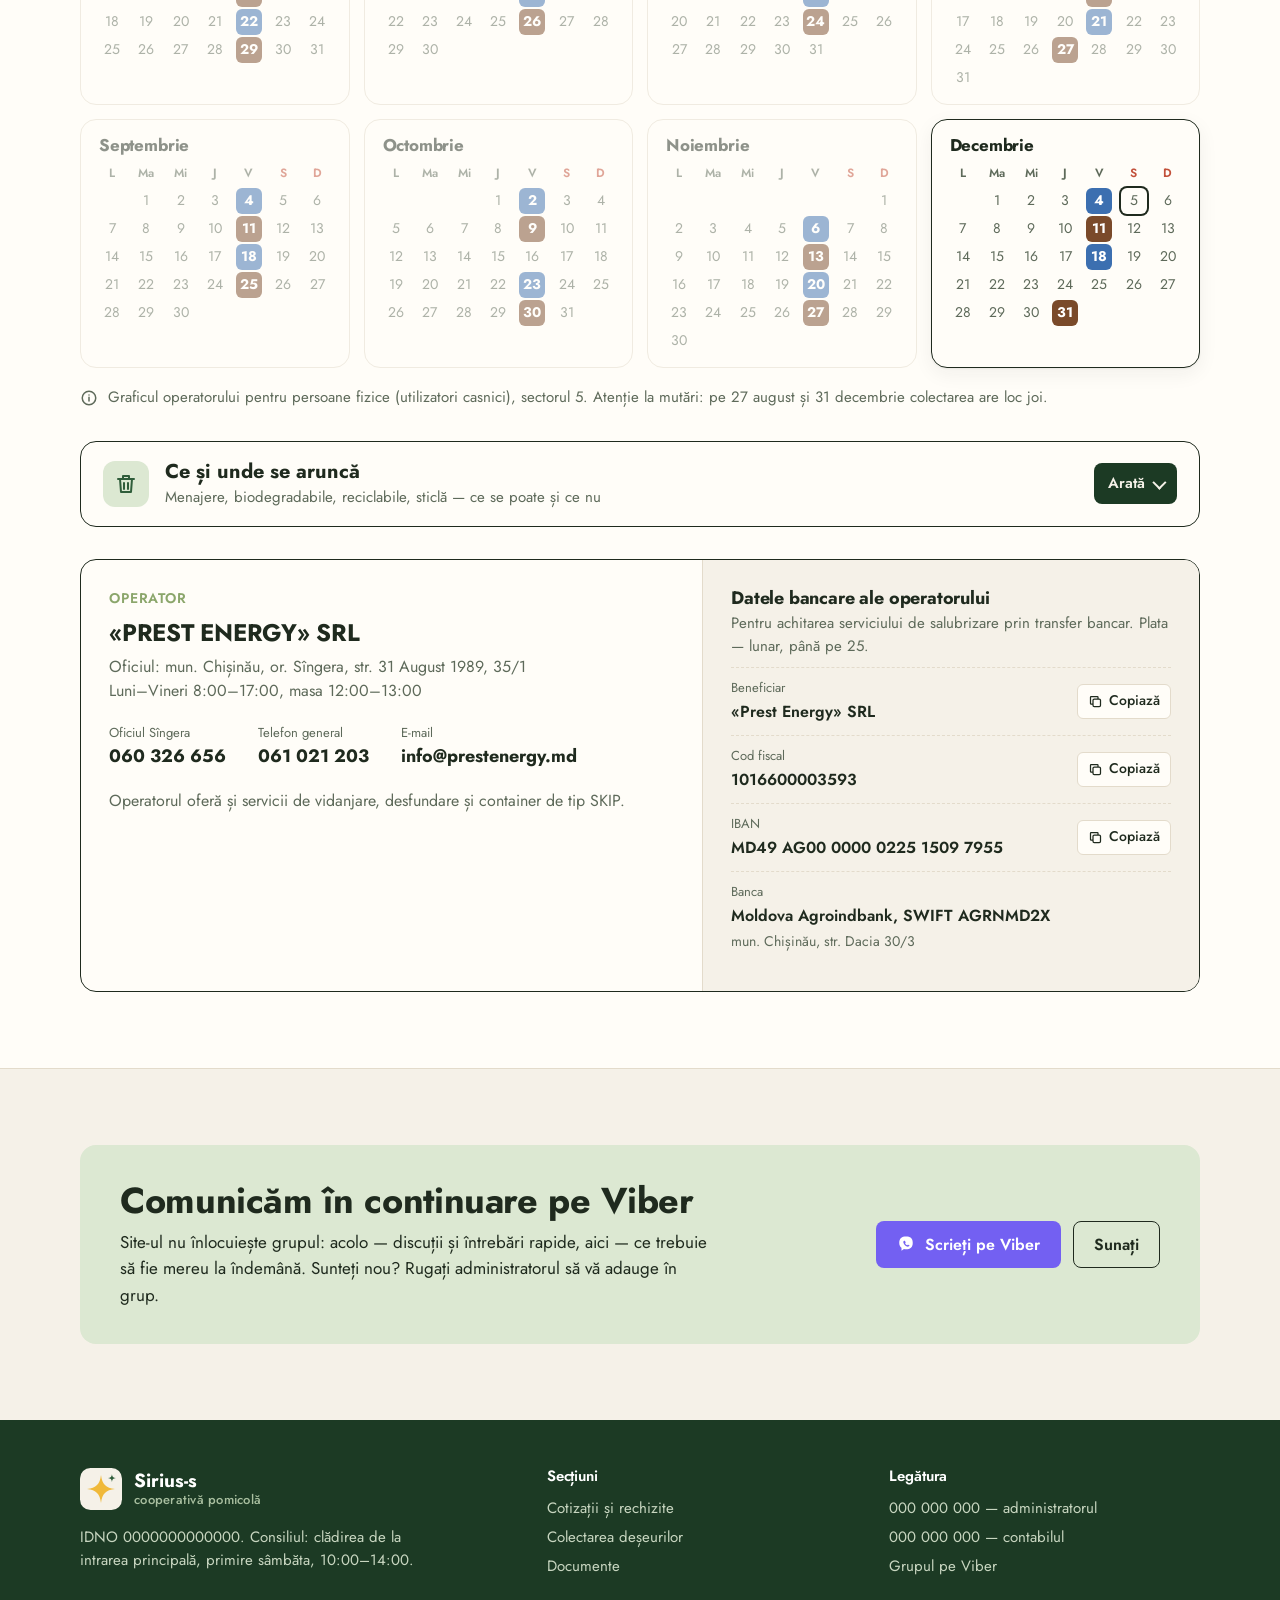
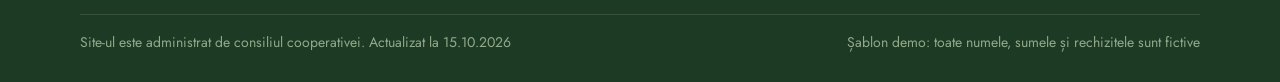
<file: ro.html>
<!doctype html>
<html lang="ro">
<head>
<meta charset="utf-8">
<meta name="viewport" content="width=device-width,initial-scale=1">
<title>Cooperativa pomicolă «Sirius-S»</title>
<meta name="description" content="Site-ul cooperativei «Sirius-s»: cotizații și rechizite, graficul de colectare a deșeurilor, contactele consiliului, reguli și documente.">
<meta property="og:type" content="website">
<meta property="og:site_name" content="Sirius-S">
<meta property="og:locale" content="ro_RO">
<meta property="og:url" content="https://webonix-md.github.io/sirius-s/ro.html">
<meta property="og:title" content="Cooperativa pomicolă «Sirius-S» — site-ul consiliului">
<meta property="og:description" content="Cotizații și rechizite, graficul de colectare a deșeurilor, anunțuri, contactele consiliului, reguli și documente.">
<meta property="og:image" content="https://webonix-md.github.io/sirius-s/img/og/og-square-ro.jpg">
<meta property="og:image:width" content="1200">
<meta property="og:image:height" content="1200">
<link rel="alternate" hreflang="ru" href="index.html">
<link rel="alternate" hreflang="ro" href="ro.html">
<link rel="icon" href="favicon.svg" type="image/svg+xml">
<link rel="preload" href="fonts/Jost-Regular.woff2" as="font" type="font/woff2" crossorigin>
<link rel="preload" href="fonts/Jost-Bold.woff2" as="font" type="font/woff2" crossorigin>
<link rel="stylesheet" href="style.css?v=29">
</head>
<body>

<div class="topbar">
  <div class="wrap">
    <div class="topbar__left">suburbia Chișinăului · 130 de loturi · fondată în 1987</div>
    <div class="topbar__right">
      <a href="tel:+37300000000">Consiliul: 000 000 000</a>
      <a href="viber://chat?number=%2B37300000000">Grupul pe Viber →</a>
      <div class="langs" role="group" aria-label="Limba"><a href="index.html" lang="ru" hreflang="ru">RU</a><a href="ro.html" class="is-on" aria-current="page" lang="ro" hreflang="ro">RO</a></div>
    </div>
  </div>
</div>

<header class="hdr" id="top">
  <div class="wrap">
    <a class="logo" href="ro.html" aria-label="Pagina principală">
      <svg class="logo__mark" viewBox="0 0 48 48" aria-hidden="true"><rect width="48" height="48" rx="12" fill="#2F5D3A"/><path d="M24 8c1.3 10.6 5.4 14.7 16 16-10.6 1.3-14.7 5.4-16 16-1.3-10.6-5.4-14.7-16-16 10.6-1.3 14.7-5.4 16-16Z" fill="#F0B93A"/><path d="M36.5 7c.4 3.1 1.4 4.1 4.5 4.5-3.1.4-4.1 1.4-4.5 4.5-.4-3.1-1.4-4.1-4.5-4.5 3.1-.4 4.1-1.4 4.5-4.5Z" fill="#F5F1E8"/></svg>
      <span class="logo__name">Sirius-S<small>cooperativă pomicolă</small></span>
    </a>
    <nav class="nav" aria-label="Secțiuni">
      <a href="#pay">Plata</a>
      <a href="#contacts">Contacte</a>
      <a href="docs-ro.html">Documente</a>
      <a href="#waste">Deșeuri</a>
    </nav>
    <button class="burger" type="button" aria-label="Meniu" aria-expanded="false"><svg viewBox="0 0 24 24" fill="none" stroke="currentColor" stroke-width="2" stroke-linecap="round"><path d="M4 7h16M4 12h16M4 17h16"/></svg></button>
  </div>
</header>

<main>

<!-- ===== Hero ===== -->
<section class="hero">
  <div class="hero__bg" aria-hidden="true">
    <picture>
      <source media="(max-width:900px)" srcset="img/hero-map-m.webp?v=2">
      <img src="img/hero-map.webp?v=2" alt="" width="1783" height="942" fetchpriority="high">
    </picture>
  </div>
  <div class="hero__mask" aria-hidden="true"></div>
  <span class="hero__credit">Imagery ©Google</span>
  <div class="wrap">
    <div class="hero__text">
      <span class="eyebrow">Site-ul oficial al consiliului</span>
      <h1>Sirius-<span>S</span></h1>
      <p class="hero__lead">Tot ce se pierdea în chat: cotizații și rechizite, graficul de colectare a deșeurilor, deciziile adunărilor, reguli și telefoane — într-un singur loc.</p>
      <div class="hero__btns">
        <a class="btn btn--main" href="#pay"><svg viewBox="0 0 24 24" fill="none" stroke="currentColor" stroke-width="2" stroke-linecap="round" stroke-linejoin="round"><rect x="3" y="6" width="18" height="13" rx="2"/><path d="M3 10h18M7 15h3"/></svg>Cum plătesc cotizațiile</a>
        <a class="btn btn--line" href="#contacts">Contactele consiliului</a>
      </div>
    </div>

    <div class="board" aria-label="Panou de anunțuri">
      <span class="board__title">Panou de anunțuri</span>
      <div class="board__notes">
        <div class="note note--y">
          <span class="note__date">21 octombrie</span>
          <h3>Adunarea generală — 1 noiembrie, 10:00</h3>
          <ol class="note__list">
            <li>Întreținerea și repararea liniilor de înaltă tensiune</li>
            <li>Aprobarea devizului pentru anul 2027</li>
            <li>Aprobarea noii componențe a consiliului, în legătură cu retragerea unor membri</li>
            <li>Alegerea președintelui / administratorului cooperativei</li>
          </ol>
        </div>
        <div class="note note--g">
          <span class="note__date">21 octombrie</span>
          <h3>Izolați fântânile până la frig</h3>
          <p>Cine nu are fântâna izolată — să o izoleze neapărat până la îngheț.</p>
        </div>
        <div class="note note--p">
          <span class="note__date">28 septembrie</span>
          <h3>Datoriile — până la 31 octombrie</h3>
          <p>Suma datoriei o aflați de la contabil.</p>
        </div>
      </div>
    </div>
  </div>
</section>

<!-- ===== Статус ===== -->
<section class="status" aria-label="Pe scurt">
  <div class="wrap">
    <div class="status__row">
      <div class="status__cell" id="st-waste">
        <span class="status__ico"><svg viewBox="0 0 24 24" fill="none" stroke="currentColor" stroke-width="2" stroke-linecap="round" stroke-linejoin="round"><path d="M4 7h16M10 11v6M14 11v6M6 7l1 13h10l1-13M9 7V4h6v3"/></svg></span>
        <div><div class="status__label">Colectarea deșeurilor</div><div class="status__val">—</div><div class="status__sub"><a class="link-arrow" href="#waste">Graficul pe an</a></div></div>
      </div>
      <div class="status__cell is-warn">
        <span class="status__ico"><svg viewBox="0 0 24 24" fill="none" stroke="currentColor" stroke-width="2" stroke-linecap="round"><rect x="3" y="5" width="18" height="16" rx="2"/><path d="M3 10h18M8 3v4M16 3v4"/></svg></span>
        <div><div class="status__label">Următorul eveniment</div><div class="status__val">Adunarea generală, 1 noiembrie, 10:00</div><div class="status__sub">Duminică · ordinea de zi pe panou</div></div>
      </div>
      <div class="status__cell">
        <span class="status__ico"><svg viewBox="0 0 24 24" fill="none" stroke="currentColor" stroke-width="2" stroke-linecap="round" stroke-linejoin="round"><path d="M4 12.5 9 17.5 20 6.5"/></svg></span>
        <div><div class="status__label">Cotizații 2026</div><div class="status__val">Plata până la 31 octombrie</div><div class="status__sub"><a class="link-arrow" href="#pay">Rechizite și sume</a></div></div>
      </div>
    </div>
  </div>
</section>

<!-- ===== Plata ===== -->
<section class="sec sec--alt" id="pay">
  <div class="wrap">
    <div class="sec__head">
      <div>
        <span class="kicker">Cotizații 2026</span>
        <h2>Cât și unde se plătește</h2>
        <p>Sumele au fost aprobate de adunarea generală din 12 aprilie 2026 (procesul-verbal nr. 1). Energia electrică se achită separat — după contorul propriu, direct furnizorului.</p>
      </div>
    </div>

    <div class="pay">
      <div class="fees">
        <div class="fee">
          <h3>Cotizația de membru</h3>
          <p>Iluminatul pe străzi, întreținerea apeductului și a drumurilor</p>
          <div class="fee__sum">0 lei<small>pe ar, anual</small></div>
        </div>
        <div class="fee">
          <h3>Taxa de aderare</h3>
          <p></p>
          <div class="fee__sum">0 lei<small>de la lot</small></div>
        </div>
        <div class="fee">
          <h3>Conectarea la rețeaua electrică</h3>
          <p></p>
          <div class="fee__sum">0 lei<small>de la lot</small></div>
        </div>
        <div class="fee">
          <h3>Conectarea la rețeaua de apă</h3>
          <p></p>
          <div class="fee__sum">0 lei<small>de la lot</small></div>
        </div>
        <div class="deadline">
          <svg viewBox="0 0 24 24" fill="none" stroke="currentColor" stroke-width="2" stroke-linecap="round"><circle cx="12" cy="12" r="9"/><path d="M12 7v5l3 2"/></svg>
          <div>Termen de plată — <b>până la 31 octombrie</b></div>
        </div>
      </div>

      <div class="req">
        <h3>Rechizite pentru plată</h3>
        <p class="req__intro">Transfer din orice bancă sau numerar la casierie. Apăsați «Copiază» ca să lipiți în aplicația băncii.</p>
        <div class="req__row"><div><span>Beneficiar</span><b>Cooperativa «Sirius-s»</b></div><button class="copy" type="button" data-copy="Cooperativa Sirius-s"><svg viewBox="0 0 24 24" fill="none" stroke="currentColor" stroke-width="2"><rect x="8" y="8" width="12" height="12" rx="2"/><path d="M16 8V5a1 1 0 0 0-1-1H5a1 1 0 0 0-1 1v10a1 1 0 0 0 1 1h3"/></svg>Copiază</button></div>
        <div class="req__row"><div><span>IDNO</span><b>0000000000000</b></div><button class="copy" type="button" data-copy="0000000000000"><svg viewBox="0 0 24 24" fill="none" stroke="currentColor" stroke-width="2"><rect x="8" y="8" width="12" height="12" rx="2"/><path d="M16 8V5a1 1 0 0 0-1-1H5a1 1 0 0 0-1 1v10a1 1 0 0 0 1 1h3"/></svg>Copiază</button></div>
        <div class="req__row"><div><span>IBAN</span><b>MD00 XX00 0000 0000 0000 0000</b></div><button class="copy" type="button" data-copy="MD00XX000000000000000000"><svg viewBox="0 0 24 24" fill="none" stroke="currentColor" stroke-width="2"><rect x="8" y="8" width="12" height="12" rx="2"/><path d="M16 8V5a1 1 0 0 0-1-1H5a1 1 0 0 0-1 1v10a1 1 0 0 0 1 1h3"/></svg>Copiază</button></div>
        <div class="req__row"><div><span>Destinația plății</span><b>Cotizația de membru 2026, lotul nr. __</b></div><button class="copy" type="button" data-copy="Cotizația de membru 2026, lotul nr. "><svg viewBox="0 0 24 24" fill="none" stroke="currentColor" stroke-width="2"><rect x="8" y="8" width="12" height="12" rx="2"/><path d="M16 8V5a1 1 0 0 0-1-1H5a1 1 0 0 0-1 1v10a1 1 0 0 0 1 1h3"/></svg>Copiază</button></div>
        <p class="req__ways"><b>Numerar:</b> contabilului Elena Robu, sâmbăta, 10:00–13:00, în clădirea consiliului. Se eliberează chitanță.</p>
      </div>
    </div>

  </div>
</section>

<!-- ===== Contacte ===== -->
<section class="sec" id="contacts">
  <div class="wrap">
    <div class="sec__head">
      <div>
        <span class="kicker">Contacte</span>
        <h2>Cui să vă adresați</h2>
        <p>Ca să nu întrebați în chat «cine răspunde de apă». Sunați, vă rugăm, în orele indicate.</p>
      </div>
    </div>
    <div class="people">
      <div class="person">
        <span class="person__ava">SM</span>
        <span class="person__role">Administrator</span>
        <h3>Sergiu Munteanu</h3>
        <p class="person__what">Întrebări generale, adunări, aderarea la cooperativă, reperfectarea loturilor</p>
        <a class="person__phone" href="tel:+37300000000"><svg viewBox="0 0 24 24" fill="none" stroke="currentColor" stroke-width="2" stroke-linejoin="round"><path d="M5 4h4l2 5-2.5 1.5a11 11 0 0 0 5 5L15 13l5 2v4a2 2 0 0 1-2 2A16 16 0 0 1 3 6a2 2 0 0 1 2-2Z"/></svg>000 000 000</a>
        <span class="person__hours">zilele lucrătoare 18:00–20:00, sâmbăta 10:00–14:00</span>
      </div>
      <div class="person">
        <span class="person__ava">ER</span>
        <span class="person__role">Contabil</span>
        <h3>Elena Robu</h3>
        <p class="person__what">Cotizații, chitanțe, verificarea plăților, primirea numerarului</p>
        <a class="person__phone" href="tel:+37300000000"><svg viewBox="0 0 24 24" fill="none" stroke="currentColor" stroke-width="2" stroke-linejoin="round"><path d="M5 4h4l2 5-2.5 1.5a11 11 0 0 0 5 5L15 13l5 2v4a2 2 0 0 1-2 2A16 16 0 0 1 3 6a2 2 0 0 1 2-2Z"/></svg>000 000 000</a>
        <span class="person__hours">sâmbăta 10:00–13:00, la consiliu</span>
      </div>
      <div class="person">
        <span class="person__ava">VG</span>
        <span class="person__role">Apa</span>
        <h3>Vasile Guțu</h3>
        <p class="person__what">Apeductul, pompa, graficul de irigare, avarii la țevi</p>
        <a class="person__phone" href="tel:+37300000000"><svg viewBox="0 0 24 24" fill="none" stroke="currentColor" stroke-width="2" stroke-linejoin="round"><path d="M5 4h4l2 5-2.5 1.5a11 11 0 0 0 5 5L15 13l5 2v4a2 2 0 0 1-2 2A16 16 0 0 1 3 6a2 2 0 0 1 2-2Z"/></svg>000 000 000</a>
        <span class="person__hours">în sezon — zilnic 8:00–20:00</span>
      </div>
      <div class="person">
        <span class="person__ava">AC</span>
        <span class="person__role">Electrician</span>
        <h3>Andrei Ciobanu</h3>
        <p class="person__what">Iluminatul pe străzi, conectarea loturilor, contoare</p>
        <a class="person__phone" href="tel:+37300000000"><svg viewBox="0 0 24 24" fill="none" stroke="currentColor" stroke-width="2" stroke-linejoin="round"><path d="M5 4h4l2 5-2.5 1.5a11 11 0 0 0 5 5L15 13l5 2v4a2 2 0 0 1-2 2A16 16 0 0 1 3 6a2 2 0 0 1 2-2Z"/></svg>000 000 000</a>
        <span class="person__hours">la înțelegere</span>
      </div>
    </div>
    <div class="sos">
      <div class="sos__title"><svg viewBox="0 0 24 24" fill="none" stroke="currentColor" stroke-width="2" stroke-linecap="round" stroke-linejoin="round"><path d="M12 3 2 20h20L12 3Z"/><path d="M12 10v4M12 17h.01"/></svg>Urgențe</div>
      <a href="tel:112"><span>Pompieri, ambulanță, poliție</span><b>112</b></a>
      <a href="tel:904"><span>Serviciul de gaze, avarii</span><b>904</b></a>
      <a href="tel:+37300000000"><span>Avarii la rețeaua electrică</span><b>000 000 000</b></a>
      <a href="tel:+37300000000"><span>Apă-canal, avarii</span><b>000 000 000</b></a>
    </div>
  </div>
</section>

<!-- ===== Reguli ===== -->
<section class="sec sec--alt" id="rules">
  <div class="wrap">
    <div class="sec__head">
      <div>
        <span class="kicker">Reguli</span>
        <h2>Ca să trăim în bună vecinătate</h2>
        <p>Extrase din regulamentul intern aprobat de adunarea generală. Textul integral — în documente.</p>
      </div>
      <a class="link-arrow" href="docs-ro.html">Textul integral al regulilor</a>
    </div>
    <!-- две независимые колонки: новое правило добавляйте в ту, что короче -->
    <div class="rules">
      <div class="rules__col">
        <details class="rule" open>
          <summary><i><svg viewBox="0 0 24 24" fill="none" stroke="currentColor" stroke-width="2" stroke-linecap="round"><path d="M11 5 6 9H3v6h3l5 4V5ZM16 9a4 4 0 0 1 0 6"/></svg></i>Liniștea</summary>
          <p>Între 22:00 și 8:00, iar în zilele de odihnă și între 13:00 și 15:00 — fără mașini de tuns iarba, polizoare și muzică tare.</p>
        </details>
        <details class="rule">
          <summary><i><svg viewBox="0 0 24 24" fill="none" stroke="currentColor" stroke-width="2" stroke-linecap="round" stroke-linejoin="round"><path d="M3 17h2l2-6h10l2 6h2M5 17v3M19 17v3"/></svg></i>Circulația și parcarea</summary>
          <p>Nu lăsați mașinile pe străzi — trebuie să poată trece pompierii și ambulanța. Viteza în interior — maximum 10 km/h, pe străzi se joacă copii.</p>
        </details>
        <details class="rule">
          <summary><i><svg viewBox="0 0 24 24" fill="none" stroke="currentColor" stroke-width="2" stroke-linecap="round" stroke-linejoin="round"><circle cx="7" cy="8" r="2"/><circle cx="17" cy="8" r="2"/><circle cx="4.5" cy="13" r="1.8"/><circle cx="19.5" cy="13" r="1.8"/><path d="M12 12c-3 0-5 4-5 6s2 2 5 2 5 0 5-2-2-6-5-6Z"/></svg></i>Câinii</summary>
          <p>Pe străzi — în lesă. Câinii mari pe lot — după un gard sigur. Strângeți după animalul vostru.</p>
        </details>
      </div>
      <div class="rules__col">
        <details class="rule">
          <summary><i><svg viewBox="0 0 24 24" fill="none" stroke="currentColor" stroke-width="2" stroke-linecap="round" stroke-linejoin="round"><path d="M12 21c4-2 7-5.5 7-10 0-3-2-5-4-6-1 2.5-3 3.5-3 3.5S11 5 8 3C6 6 5 8.5 5 11c0 4.5 3 8 7 10Z"/></svg></i>Focul și arderea</summary>
          <p>Arderea frunzelor, crengilor și gunoiului este interzisă. Grătarul — doar pe lotul propriu, la cel puțin 5 m de construcții și nu pe vânt.</p>
        </details>
        <details class="rule">
          <summary><i><svg viewBox="0 0 24 24" fill="none" stroke="currentColor" stroke-width="2" stroke-linejoin="round"><path d="M12 3s6 6.6 6 11a6 6 0 0 1-12 0c0-4.4 6-11 6-11Z"/></svg></i>Apa</summary>
          <p>Nu lăsați furtunul nesupravegheat. Despre scurgeri anunțați imediat responsabilul de apă.</p>
        </details>
        <details class="rule">
          <summary><i><svg viewBox="0 0 24 24" fill="none" stroke="currentColor" stroke-width="2" stroke-linecap="round" stroke-linejoin="round"><rect x="5" y="11" width="14" height="10" rx="2"/><path d="M8 11V7a4 4 0 0 1 8 0v4"/></svg></i>Poarta și oaspeții</summary>
          <p>Codul porții nu se publică în chat și nu se transmite străinilor. Închideți poarta după voi, mai ales seara.</p>
        </details>
      </div>
    </div>
  </div>
</section>

<!-- ===== Documente ===== -->
<section class="sec" id="docs">
  <div class="wrap">
    <div class="sec__head">
      <div>
        <span class="kicker">Documente</span>
        <h2>Statut, procese-verbale, rapoarte</h2>
        <p>Fiecare membru al cooperativei poate vedea ce s-a decis la adunare și pe ce s-au cheltuit banii.</p>
      </div>
      <a class="btn btn--line" href="docs-ro.html">Toate documentele</a>
    </div>
    <div class="docs-grid">
      <a class="doc" href="docs-ro.html">
        <span class="doc__ico"><svg viewBox="0 0 40 48" fill="none"><path d="M2 4a3 3 0 0 1 3-3h21l12 12v31a3 3 0 0 1-3 3H5a3 3 0 0 1-3-3V4Z" fill="#fff" stroke="#C9BC9F" stroke-width="1.5"/><path d="M26 1v9a3 3 0 0 0 3 3h9" stroke="#C9BC9F" stroke-width="1.5"/><rect x="7" y="30" width="22" height="10" rx="2" fill="#C2503A"/><text x="18" y="37.5" font-size="7" font-weight="700" fill="#fff" text-anchor="middle" font-family="Jost,sans-serif">PDF</text></svg></span>
        <span class="doc__type">Proces-verbal</span>
        <h3>Adunarea generală din 12 aprilie 2026</h3>
        <span class="doc__meta">PDF · 4 pag.</span>
      </a>
      <a class="doc" href="docs-ro.html">
        <span class="doc__ico"><svg viewBox="0 0 40 48" fill="none"><path d="M2 4a3 3 0 0 1 3-3h21l12 12v31a3 3 0 0 1-3 3H5a3 3 0 0 1-3-3V4Z" fill="#fff" stroke="#C9BC9F" stroke-width="1.5"/><path d="M26 1v9a3 3 0 0 0 3 3h9" stroke="#C9BC9F" stroke-width="1.5"/><rect x="7" y="30" width="22" height="10" rx="2" fill="#2F5D3A"/><text x="18" y="37.5" font-size="7" font-weight="700" fill="#fff" text-anchor="middle" font-family="Jost,sans-serif">XLS</text></svg></span>
        <span class="doc__type">Deviz</span>
        <h3>Devizul de venituri și cheltuieli pentru anul 2026</h3>
        <span class="doc__meta">XLSX · 1 foaie</span>
      </a>
      <a class="doc" href="docs-ro.html">
        <span class="doc__ico"><svg viewBox="0 0 40 48" fill="none"><path d="M2 4a3 3 0 0 1 3-3h21l12 12v31a3 3 0 0 1-3 3H5a3 3 0 0 1-3-3V4Z" fill="#fff" stroke="#C9BC9F" stroke-width="1.5"/><path d="M26 1v9a3 3 0 0 0 3 3h9" stroke="#C9BC9F" stroke-width="1.5"/><rect x="7" y="30" width="22" height="10" rx="2" fill="#C2503A"/><text x="18" y="37.5" font-size="7" font-weight="700" fill="#fff" text-anchor="middle" font-family="Jost,sans-serif">PDF</text></svg></span>
        <span class="doc__type">Raport</span>
        <h3>Înlocuirea pompei: bon, act, fotografii</h3>
        <span class="doc__meta">PDF · 3 pag.</span>
      </a>
      <a class="doc" href="docs-ro.html">
        <span class="doc__ico"><svg viewBox="0 0 40 48" fill="none"><path d="M2 4a3 3 0 0 1 3-3h21l12 12v31a3 3 0 0 1-3 3H5a3 3 0 0 1-3-3V4Z" fill="#fff" stroke="#C9BC9F" stroke-width="1.5"/><path d="M26 1v9a3 3 0 0 0 3 3h9" stroke="#C9BC9F" stroke-width="1.5"/><rect x="7" y="30" width="22" height="10" rx="2" fill="#3C6FB0"/><text x="18" y="37.5" font-size="7" font-weight="700" fill="#fff" text-anchor="middle" font-family="Jost,sans-serif">DOC</text></svg></span>
        <span class="doc__type">Formular</span>
        <h3>Procură pentru vot</h3>
        <span class="doc__meta">DOCX · 1 pag.</span>
      </a>
    </div>
  </div>
</section>

<!-- ===== Colectarea deșeurilor ===== -->
<section class="sec sec--alt" id="waste">
  <div class="wrap">
    <div class="sec__head">
      <div>
        <span class="kicker">Servicii · colectarea deșeurilor</span>
        <h2>Graficul de colectare a deșeurilor 2026</h2>
        <p>Deșeurile sunt colectate de «PREST ENERGY» SRL, cooperativa noastră este în <b>sectorul 5</b>. Colectarea are loc vinerea: o săptămână deșeuri menajere, alta — biodegradabile.</p>
      </div>
    </div>

    <div class="waste-top">
      <div class="next" id="next-pickup">
        <span class="next__label">Următoarea colectare</span>
        <div class="next__date">—</div>
        <div class="next__kind"></div>
        <div class="next__after"></div>
      </div>
      <ol class="wrules">
        <li><b>Tomberonul — la 8:00</b>Scoateți tomberonul în ziua colectării, până la ora 8:00.</li>
        <li><b>Maximum 80 kg</b>Un tomberon mai greu nu va fi ridicat.</li>
        <li><b>Surplusul — la solicitare telefonică</b>Sunați la oficiu cu cel puțin 2 zile înainte de colectare. Costul — 20 lei pentru un sac de până la 40 L.</li>
        <li><b>Plata până pe 25</b>În fiecare lună. În caz de neachitare la timp, deșeurile nu vor fi evacuate.</li>
      </ol>
    </div>

    <div class="cal-legend">
      <span><i class="k-solid"></i>Menajere solide</span>
      <span><i class="k-bio"></i>Biodegradabile</span>
      <span><i class="k-today"></i>Astăzi</span>
    </div>
    <!-- даты вывоза: data-s — бытовые, data-b — органические (числа месяца через запятую) -->
    <div class="cal" id="cal" data-year="2026">
      <div class="month" data-m="1" data-s="2,23" data-b="16"></div>
      <div class="month" data-m="2" data-s="6,20" data-b="13,27"></div>
      <div class="month" data-m="3" data-s="6,20" data-b="13,27"></div>
      <div class="month" data-m="4" data-s="3,17" data-b="10,24"></div>
      <div class="month" data-m="5" data-s="8,22" data-b="15,29"></div>
      <div class="month" data-m="6" data-s="5,19" data-b="12,26"></div>
      <div class="month" data-m="7" data-s="3,17" data-b="10,24"></div>
      <div class="month" data-m="8" data-s="7,21" data-b="14,27"></div>
      <div class="month" data-m="9" data-s="4,18" data-b="11,25"></div>
      <div class="month" data-m="10" data-s="2,23" data-b="9,30"></div>
      <div class="month" data-m="11" data-s="6,20" data-b="13,27"></div>
      <div class="month" data-m="12" data-s="4,18" data-b="11,31"></div>
    </div>
    <p class="note-line"><svg viewBox="0 0 24 24" fill="none" stroke="currentColor" stroke-width="2" stroke-linecap="round"><circle cx="12" cy="12" r="9"/><path d="M12 11v5M12 8h.01"/></svg>Graficul operatorului pentru persoane fizice (utilizatori casnici), sectorul 5. Atenție la mutări: pe 27 august și 31 decembrie colectarea are loc joi.</p>

    <details class="sortbox">
      <summary>
        <span class="sortbox__ico"><svg viewBox="0 0 24 24" fill="none" stroke="currentColor" stroke-width="2" stroke-linecap="round" stroke-linejoin="round"><path d="M4 7h16M10 11v6M14 11v6M6 7l1 13h10l1-13M9 7V4h6v3"/></svg></span>
        <span class="sortbox__text"><b>Ce și unde se aruncă</b><small>Menajere, biodegradabile, reciclabile, sticlă — ce se poate și ce nu</small></span>
        <span class="sortbox__btn"><span class="sortbox__open">Arată</span><span class="sortbox__close">Ascunde</span></span>
      </summary>
    <div class="sort">
      <div class="bin bin--solid">
        <div class="bin__head"><span class="bin__dot"></span><div><h4>Menajere</h4><small>reziduale, nediferențiate</small></div></div>
        <p class="bin__yes">Da</p>
        <ul>
          <li>deșeuri textile, deșeuri medicale (seringi folosite etc.)</li>
          <li>scutece, absorbante, excrementele animalelor de casă, conținutul sacului de la aspirator, mucuri de țigară</li>
          <li>șervețele folosite, ambalaje foarte murdare, cioburi de ceramică și porțelan, veselă de unică folosință murdară</li>
          <li>hârtie și carton cu resturi de mâncare, pahare de carton folosite, hârtie cerată</li>
        </ul>
        <p class="bin__no">Nu</p>
        <ul class="no">
          <li>pământ, nisip, pietriș</li>
          <li>echipamente electrice și electronice, baterii, acumulatori</li>
          <li>piese auto și anvelope</li>
          <li>deșeuri din construcții, mobilier, covoare, saltele</li>
        </ul>
      </div>
      <div class="bin bin--bio">
        <div class="bin__head"><span class="bin__dot"></span><div><h4>Biodegradabile</h4><small>organice, compostabile</small></div></div>
        <p class="bin__yes">Da</p>
        <ul>
          <li>resturi de mâncare: carne, lactate, legume, fructe, ouă, pâine, cereale</li>
          <li>zaț de cafea, resturi de ceai, coji de ouă și de nucă</li>
          <li>frunze, crengi mărunțite, flori, plante de casă</li>
          <li>rumeguș, fân, paie, bucăți de lemn mărunțit</li>
          <li>cenușă de la sobe (când se arde numai lemn)</li>
          <li>păr și blană, haine vechi din fibre naturale — mărunțite</li>
          <li>hârtie umedă și murdară — mărunțită</li>
        </ul>
      </div>
      <div class="bin bin--rec">
        <div class="bin__head"><span class="bin__dot"></span><div><h4>Reciclabile</h4><small>hârtie, carton, plastic, metal</small></div></div>
        <p class="bin__yes">Da</p>
        <ul>
          <li>recipiente PET pentru băuturi și lactate, recipiente de cosmetice și detergenți</li>
          <li>caserole, farfurii și pungi de plastic</li>
          <li>ambalaje TetraPack pentru sucuri și lactate</li>
          <li>doze de aluminiu, dopuri metalice, conserve, spray-uri</li>
          <li>pungi de hârtie, cutii de carton, cutii de pizza curate, cofraje de ouă</li>
          <li>cărți, caiete, reviste, ziare, flyere</li>
        </ul>
        <p class="bin__no">Nu</p>
        <ul class="no">
          <li>hârtie murdară și șervețele folosite</li>
          <li>diluanți și substanțe chimice, deșeuri medicale</li>
        </ul>
      </div>
      <div class="bin bin--glass">
        <div class="bin__head"><span class="bin__dot"></span><div><h4>Sticlă</h4><small>la punctele special amenajate</small></div></div>
        <p class="bin__yes">Da</p>
        <ul>
          <li>borcane fără capac, damigene</li>
          <li>sticle fără capac</li>
          <li>ambalaje din sticlă de la cosmetice</li>
        </ul>
        <p class="bin__no">Nu</p>
        <ul class="no">
          <li>oglinzi, geamuri</li>
          <li>porțelan, ceramică, cristal</li>
          <li>vase rezistente la căldură</li>
        </ul>
      </div>
    </div>
    </details>

    <div class="operator">
      <div class="operator__main">
        <span class="kicker">Operator</span>
        <h3>«PREST ENERGY» SRL</h3>
        <p>Oficiul: mun. Chișinău, or. Sîngera, str. 31 August 1989, 35/1<br>Luni–Vineri 8:00–17:00, masa 12:00–13:00</p>
        <div class="operator__phones">
          <a href="tel:+37360326656"><span>Oficiul Sîngera</span><b>060 326 656</b></a>
          <a href="tel:+37361021203"><span>Telefon general</span><b>061 021 203</b></a>
          <a href="mailto:info@prestenergy.md"><span>E-mail</span><b>info@prestenergy.md</b></a>
        </div>
        <p class="operator__extra">Operatorul oferă și servicii de vidanjare, desfundare și container de tip SKIP.</p>
      </div>
      <div class="opreq">
        <h4>Datele bancare ale operatorului</h4>
        <p class="opreq__intro">Pentru achitarea serviciului de salubrizare prin transfer bancar. Plata — lunar, până pe 25.</p>
          <div class="opreq__row"><div><span>Beneficiar</span><b>«Prest Energy» SRL</b></div><button class="copy copy--light" type="button" data-copy="Prest Energy SRL"><svg viewBox="0 0 24 24" fill="none" stroke="currentColor" stroke-width="2"><rect x="8" y="8" width="12" height="12" rx="2"/><path d="M16 8V5a1 1 0 0 0-1-1H5a1 1 0 0 0-1 1v10a1 1 0 0 0 1 1h3"/></svg>Copiază</button></div>
          <div class="opreq__row"><div><span>Cod fiscal</span><b>1016600003593</b></div><button class="copy copy--light" type="button" data-copy="1016600003593"><svg viewBox="0 0 24 24" fill="none" stroke="currentColor" stroke-width="2"><rect x="8" y="8" width="12" height="12" rx="2"/><path d="M16 8V5a1 1 0 0 0-1-1H5a1 1 0 0 0-1 1v10a1 1 0 0 0 1 1h3"/></svg>Copiază</button></div>
          <div class="opreq__row"><div><span>IBAN</span><b>MD49 AG00 0000 0225 1509 7955</b></div><button class="copy copy--light" type="button" data-copy="MD49AG000000022515097955"><svg viewBox="0 0 24 24" fill="none" stroke="currentColor" stroke-width="2"><rect x="8" y="8" width="12" height="12" rx="2"/><path d="M16 8V5a1 1 0 0 0-1-1H5a1 1 0 0 0-1 1v10a1 1 0 0 0 1 1h3"/></svg>Copiază</button></div>
          <div class="opreq__row"><div><span>Banca</span><b>Moldova Agroindbank, SWIFT AGRNMD2X</b><small>mun. Chișinău, str. Dacia 30/3</small></div></div>
      </div>
    </div>
  </div>
</section>

<!-- ===== Viber ===== -->
<section class="join sec" style="padding-top:76px">
  <div class="wrap">
    <div class="join__box">
      <div>
        <h2>Comunicăm în continuare pe Viber</h2>
        <p>Site-ul nu înlocuiește grupul: acolo — discuții și întrebări rapide, aici — ce trebuie să fie mereu la îndemână. Sunteți nou? Rugați administratorul să vă adauge în grup.</p>
      </div>
      <div class="join__btns">
        <a class="btn btn--viber" href="viber://chat?number=%2B37300000000"><svg viewBox="0 0 24 24" fill="currentColor"><path d="M12 2C6.5 2 3 4.6 3 10.2c0 3.2 1.1 5.4 3 6.7V21l3.3-2.2c.9.2 1.8.3 2.7.3 5.5 0 9-2.6 9-8.9S17.5 2 12 2Zm4.4 12.4c-.3.8-1.3 1.3-2 1.2-2.6-.4-5.6-3.3-6-6-.1-.7.4-1.7 1.2-2 .4-.1.8 0 1 .4l.8 1.4c.2.4.1.8-.2 1.1l-.4.4c.4 1.2 1.6 2.4 2.8 2.8l.4-.4c.3-.3.7-.4 1.1-.2l1.4.8c.4.2.5.6.4 1Z"/></svg>Scrieți pe Viber</a>
        <a class="btn btn--line" href="tel:+37300000000">Sunați</a>
      </div>
    </div>
  </div>
</section>

</main>

<footer class="ftr">
  <div class="wrap">
    <div class="ftr__grid">
      <div>
        <a class="logo" href="ro.html">
          <svg class="logo__mark" viewBox="0 0 48 48" aria-hidden="true"><rect width="48" height="48" rx="12" fill="#F5F1E8"/><path d="M24 8c1.3 10.6 5.4 14.7 16 16-10.6 1.3-14.7 5.4-16 16-1.3-10.6-5.4-14.7-16-16 10.6-1.3 14.7-5.4 16-16Z" fill="#F0B93A"/><path d="M36.5 7c.4 3.1 1.4 4.1 4.5 4.5-3.1.4-4.1 1.4-4.5 4.5-.4-3.1-1.4-4.1-4.5-4.5 3.1-.4 4.1-1.4 4.5-4.5Z" fill="#2F5D3A"/></svg>
          <span class="logo__name">Sirius-s<small>cooperativă pomicolă</small></span>
        </a>
        <p class="ftr__about">IDNO 0000000000000. Consiliul: clădirea de la intrarea principală, primire sâmbăta, 10:00–14:00.</p>
      </div>
      <div>
        <h4>Secțiuni</h4>
        <ul>
          <li><a href="ro.html#pay">Cotizații și rechizite</a></li>
          <li><a href="ro.html#waste">Colectarea deșeurilor</a></li>
          <li><a href="docs-ro.html">Documente</a></li>
        </ul>
      </div>
      <div>
        <h4>Legătura</h4>
        <ul>
          <li><a href="tel:+37300000000">000 000 000 — administratorul</a></li>
          <li><a href="tel:+37300000000">000 000 000 — contabilul</a></li>
          <li><a href="viber://chat?number=%2B37300000000">Grupul pe Viber</a></li>
        </ul>
      </div>
    </div>
    <div class="ftr__bottom">
      <span>Site-ul este administrat de consiliul cooperativei. Actualizat la 15.10.2026</span>
      <span>Șablon demo: toate numele, sumele și rechizitele sunt fictive</span>
    </div>
  </div>
</footer>

<a class="totop" href="#top" aria-label="Sus"><svg viewBox="0 0 24 24" fill="none" stroke="currentColor" stroke-width="2.2" stroke-linecap="round" stroke-linejoin="round"><path d="M12 19V5M5 12l7-7 7 7"/></svg></a>

<script src="js/main.js?v=6"></script>
</body>
</html>
</file>
<file: style.css>
/* ===== Шрифты ===== */
@font-face{font-family:"Jost";src:url("fonts/Jost-Regular.woff2") format("woff2");font-weight:400;font-display:swap}
@font-face{font-family:"Jost";src:url("fonts/Jost-Medium.woff2") format("woff2");font-weight:500;font-display:swap}
@font-face{font-family:"Jost";src:url("fonts/Jost-SemiBold.woff2") format("woff2");font-weight:600;font-display:swap}
@font-face{font-family:"Jost";src:url("fonts/Jost-Bold.woff2") format("woff2");font-weight:700;font-display:swap}

/* ===== Токены ===== */
:root{
  --paper:#F5F1E8;
  --card:#FFFDF8;
  --ink:#1F2A1E;
  --muted:#5E6A5A;
  --line:#E3DBCB;
  --leaf:#2F5D3A;
  --leaf-dark:#1C3A24;
  --leaf-soft:#DCE8D2;
  --moss:#8BA66B;
  --sun:#F0B93A;
  --sun-soft:#FFF1BF;
  --apple:#C2503A;
  --apple-soft:#F8DDD4;
  --board:#E6D9BE;
  --r-sm:8px;
  --r:16px;
  --wrap:1160px;
  --shadow:0 1px 2px rgba(31,42,30,.06),0 6px 20px rgba(31,42,30,.06);
}

*{box-sizing:border-box}
html{scroll-behavior:smooth;scroll-padding-top:20px}
body{margin:0;font-family:"Jost",system-ui,sans-serif;font-size:17px;line-height:1.55;color:var(--ink);background:var(--paper);-webkit-font-smoothing:antialiased}
img,svg{display:block;max-width:100%}
a{color:inherit}
h1,h2,h3,h4{margin:0;line-height:1.12;font-weight:700;letter-spacing:-.01em}
p{margin:0}
button{font:inherit;color:inherit;cursor:pointer}
input{font:inherit;color:inherit}
.wrap{max-width:var(--wrap);margin:0 auto;padding:0 20px}
.sr{position:absolute;width:1px;height:1px;overflow:hidden;clip:rect(0 0 0 0)}

/* ===== Кнопки ===== */
.btn{display:inline-flex;align-items:center;gap:10px;padding:13px 20px;border-radius:var(--r-sm);border:1.5px solid transparent;font-weight:600;font-size:16px;text-decoration:none;line-height:1.2;transition:background .2s,border-color .2s,transform .2s}
.btn svg{width:18px;height:18px;flex:none}
.btn--main{background:var(--leaf);color:#fff}
.btn--main:hover{background:var(--leaf-dark)}
.btn--line{border-color:var(--ink);background:transparent}
.btn--line:hover{background:var(--ink);color:var(--paper)}
.btn--sun{background:var(--sun);color:var(--ink)}
.btn--sun:hover{background:#E5A91F}
.btn--viber{background:#7360F2;color:#fff}
.btn--viber:hover{background:#5B48DB}
.btn--sm{padding:9px 14px;font-size:15px}
.link-arrow{display:inline-flex;align-items:center;gap:6px;font-weight:600;text-decoration:none;color:var(--leaf);border-bottom:1.5px solid currentColor;padding-bottom:1px}
.link-arrow:hover{color:var(--leaf-dark)}

/* ===== Верхняя строка и шапка ===== */
.topbar{background:var(--leaf-dark);color:#D8E4D0;font-size:14px}
.topbar .wrap{display:flex;justify-content:space-between;gap:16px;padding-top:8px;padding-bottom:8px}
.topbar a{text-decoration:none;color:#fff}
.topbar__right{display:flex;gap:18px;align-items:center}
.topbar__right a{white-space:nowrap}
.langs{display:inline-flex;border:1px solid rgba(255,255,255,.35);border-radius:6px;overflow:hidden}
.topbar .langs a{padding:0 8px;font-weight:700;letter-spacing:.04em;color:#D8E4D0}
.topbar .langs a:hover{background:rgba(255,255,255,.12);color:#fff}
.topbar .langs a.is-on{background:#fff;color:var(--leaf-dark)}
.hdr{border-bottom:1px solid var(--line);background:var(--paper)}
.hdr .wrap{display:flex;align-items:center;gap:28px;min-height:76px}
.logo{display:flex;align-items:center;gap:12px;text-decoration:none;flex:none}
.logo__mark{width:42px;height:42px}
.logo__name{font-weight:700;font-size:19px;line-height:1.05}
.logo__name small{display:block;font-weight:500;font-size:12.5px;color:var(--muted);letter-spacing:.02em;margin-top:3px}
.nav{display:flex;gap:4px;margin-left:auto}
.nav a{padding:8px 12px;border-radius:var(--r-sm);text-decoration:none;font-weight:500;font-size:16px}
.nav a:hover,.nav a.is-active{background:var(--leaf-soft)}
.burger{display:none;margin-left:auto;width:44px;height:44px;border:1.5px solid var(--ink);border-radius:var(--r-sm);background:none;align-items:center;justify-content:center}
.burger svg{width:22px;height:22px}

/* ===== Hero ===== */
.hero{position:relative;overflow:hidden;padding:72px 0 180px}
.hero__bg{position:absolute;inset:0;z-index:0}
.hero__bg img{width:100%;height:100%;object-fit:cover;object-position:60% 20%}
/* фото растворяется в фон страницы: слева под текст, сверху под шапку, снизу в следующий блок */
/* .hero__mask{position:absolute;inset:0;z-index:0;pointer-events:none;background:
  linear-gradient(to top,#F5F1E8,rgba(245,241,232,.5) 5%,rgba(245,241,232,0) 11%)} */
/* подпись снимка — обязательна по правилам Google */
.hero__credit{position:absolute;top:10px;right:12px;z-index:1;font-size:11px;line-height:1.3;color:#fff;background:rgba(0,0,0,.45);padding:2px 7px;border-radius:4px;pointer-events:none}
.hero__text{background:var(--paper);border-radius:var(--r);padding:40px 40px 42px;box-shadow:0 10px 30px rgba(31,42,30,.14)}
.hero .wrap{position:relative;z-index:1;display:grid;grid-template-columns:1.05fr .95fr;gap:48px;align-items:center}
.eyebrow{display:inline-flex;align-items:center;gap:8px;font-weight:600;font-size:14px;letter-spacing:.06em;text-transform:uppercase;color:var(--leaf)}
.eyebrow::before{content:"";width:22px;height:2px;background:currentColor}
.hero h1{font-size:clamp(40px,6vw,72px);margin:16px 0 18px;letter-spacing:-.025em;color: var(--leaf);}
/* .hero h1 span{color:var(--leaf)} */
.hero__lead{font-size:19px;color:var(--muted);max-width:520px}
.hero__btns{display:flex;flex-wrap:wrap;gap:12px;margin-top:30px}

/* доска объявлений */
.board{position:relative;background:var(--board);border-radius:var(--r);padding:34px 28px 30px;min-height:520px;
  background-image:radial-gradient(rgba(120,95,50,.13) 1px,transparent 1.4px);background-size:14px 14px;
  box-shadow:inset 0 0 0 10px #D5C39E}
.board__title{position:absolute;top:-14px;left:28px;background:var(--leaf-dark);color:var(--paper);font-weight:600;font-size:14px;padding:5px 12px;border-radius:6px;letter-spacing:.03em}
.note{position:relative;padding:20px 20px 18px;border-radius:4px;box-shadow:0 2px 3px rgba(60,45,20,.12),0 10px 18px rgba(60,45,20,.10);text-decoration:none;display:block;transition:transform .25s}
.note:hover{transform:rotate(0deg) translateY(-3px)!important}
.note::before{content:"";position:absolute;top:-7px;left:50%;width:14px;height:14px;margin-left:-7px;border-radius:50%;background:var(--apple);box-shadow:0 2px 2px rgba(0,0,0,.25),inset -2px -2px 0 rgba(0,0,0,.15)}
.note__date{font-size:13px;font-weight:600;color:rgba(31,42,30,.6)}
.note h3{font-size:19px;margin:4px 0 6px}
.note p{font-size:15px;line-height:1.45}
.note__list{margin:6px 0 0;padding-left:20px;font-size:15px;line-height:1.4;display:grid;gap:3px}
.note--y{background:var(--sun-soft)}
.note--g{background:#E4EFD9}
.note--p{background:#FBE3DA}
.board__notes{display:grid;grid-template-columns:1fr 1fr;gap:22px 18px}
.board__notes .note:nth-child(1){grid-column:1/-1;transform:rotate(-1.2deg);margin-right:40px}
.board__notes .note:nth-child(2){transform:rotate(1.6deg)}
.board__notes .note:nth-child(3){transform:rotate(-.8deg);margin-top:10px}
.board__notes .note:nth-child(2)::before{background:var(--leaf)}
.board__notes .note:nth-child(3)::before{background:#3C6FB0}

/* ===== Полоса статуса ===== */
.status{position:relative;z-index:2;margin-top:-64px;padding-bottom:20px}
.status__row{display:grid;grid-template-columns:repeat(3,1fr);background:var(--card);border:1px solid var(--line);border-radius:var(--r);overflow:hidden}
.status__cell{display:flex;gap:14px;align-items:flex-start;padding:20px 22px}
.status__cell+.status__cell{border-left:1px solid var(--line)}
.status__ico{flex:none;width:42px;height:42px;border-radius:50%;display:grid;place-items:center;background:var(--leaf-soft);color:var(--leaf)}
.status__ico svg{width:22px;height:22px}
.status__cell.is-off .status__ico{background:#E6EBF1;color:#3C6FB0}
.status__cell.is-warn .status__ico{background:var(--sun-soft);color:#9A6A00}
.status__label{font-size:13px;font-weight:600;text-transform:uppercase;letter-spacing:.05em;color:var(--muted)}
.status__val{font-weight:600;font-size:17px;line-height:1.3;margin-top:2px}
.status__sub{font-size:14.5px;color:var(--muted);margin-top:2px}

/* ===== Секции ===== */
.sec{padding:76px 0}
.sec--alt{background:var(--card);border-top:1px solid var(--line);border-bottom:1px solid var(--line)}
.sec__head{display:flex;justify-content:space-between;align-items:flex-end;gap:24px;margin-bottom:36px;flex-wrap:wrap}
.sec__head h2{font-size:clamp(30px,4vw,44px)}
.sec__head p{color:var(--muted);max-width:560px;margin-top:10px}
.kicker{font-weight:600;font-size:14px;letter-spacing:.06em;text-transform:uppercase;color:var(--moss);margin-bottom:10px;display:block}

/* ===== Оплата ===== */
.pay{display:grid;grid-template-columns:1.1fr .9fr;gap:24px}
.fees{display:grid;gap:12px}
.fee{display:grid;grid-template-columns:1fr auto;gap:6px 20px;align-items:center;background:var(--paper);border:1px solid var(--line);border-radius:var(--r);padding:20px 22px}
.fee h3{font-size:19px}
.fee p{grid-column:1;font-size:15px;color:var(--muted)}
.fee__sum{grid-row:1/3;grid-column:2;text-align:right;font-weight:700;font-size:30px;line-height:1;white-space:nowrap}
.fee__sum small{display:block;font-size:14px;font-weight:500;color:var(--muted);margin-top:6px}
.fee--note{background:transparent;border-style:dashed}
.deadline{display:flex;gap:14px;align-items:center;margin-top:4px;padding:16px 20px;border-radius:var(--r);background:var(--sun-soft);font-size:16px}
.deadline b{font-weight:700}
.deadline svg{width:24px;height:24px;flex:none;color:#9A6A00}

.req{background:var(--leaf-dark);color:#E9F0E4;border-radius:var(--r);padding:28px;display:flex;flex-direction:column}
.req h3{font-size:22px;color:#fff;margin-bottom:6px}
.req__intro{font-size:15px;color:#B9CBB0;margin-bottom:18px}
.req__row{display:flex;justify-content:space-between;align-items:center;gap:12px;padding:12px 0;border-top:1px solid rgba(255,255,255,.12)}
.req__row span{display:block;font-size:13px;color:#A9BFA0}
.req__row b{font-weight:600;color:#fff;font-size:16px;word-break:break-word}
.copy{flex:none;display:inline-flex;align-items:center;gap:6px;border:1px solid rgba(255,255,255,.28);background:transparent;color:#fff;border-radius:6px;padding:6px 10px;font-size:13.5px;font-weight:500}
.copy svg{width:15px;height:15px}
.copy:hover{background:rgba(255,255,255,.1)}
.copy.is-done{background:var(--sun);border-color:var(--sun);color:var(--ink)}
.req__ways{margin-top:auto;padding-top:18px;font-size:15px;color:#C8D6C0}
.req__ways b{color:#fff}

/* ===== Вывоз мусора ===== */
.waste-top{display:grid;grid-template-columns:340px 1fr;gap:20px;margin-bottom:32px}
.next{background:var(--leaf-dark);color:#E9F0E4;border-radius:var(--r);padding:26px;display:flex;flex-direction:column;gap:6px}
.next__label{font-size:13px;font-weight:600;text-transform:uppercase;letter-spacing:.06em;color:#A9BFA0}
.next__date{font-size:34px;font-weight:700;color:#fff;line-height:1.1}
.next__kind{display:inline-flex;align-items:center;gap:10px;font-weight:600;font-size:17px}
.next__kind i{width:14px;height:14px;border-radius:4px;flex:none}
.next__after{margin-top:auto;padding-top:14px;border-top:1px solid rgba(255,255,255,.14);font-size:15px;color:#C8D6C0}
.wrules{list-style:none;counter-reset:r;margin:0;padding:0;display:grid;grid-template-columns:1fr 1fr;gap:12px}
.wrules li{counter-increment:r;position:relative;background:var(--card);border:1px solid var(--line);border-radius:var(--r);padding:18px 18px 18px 64px;font-size:15.5px;color:var(--muted)}
.wrules li::before{content:counter(r);position:absolute;left:18px;top:17px;width:32px;height:32px;border-radius:50%;background:var(--sun);color:var(--ink);font-weight:700;display:grid;place-items:center}
.wrules b{display:block;color:var(--ink);font-weight:600;font-size:16.5px;margin-bottom:2px}

.cal-legend{display:flex;flex-wrap:wrap;gap:20px;margin-bottom:14px;font-size:15px;color:var(--muted)}
.cal-legend span{display:inline-flex;align-items:center;gap:8px}
.cal-legend i{width:18px;height:18px;border-radius:5px}
.k-solid{background:#3C6FB0}
.k-bio{background:#7A4A2A}
.k-today{box-shadow:inset 0 0 0 2px var(--ink);background:var(--card)}
.cal{display:grid;grid-template-columns:repeat(4,1fr);gap:14px}
.month{background:var(--card);border:1px solid var(--line);border-radius:var(--r);padding:16px 14px 12px}
.month h4{font-size:17px;margin:0 0 8px 4px}
.month table{width:100%;border-collapse:collapse;text-align:center;font-size:13.5px;table-layout:fixed}
.month th{font-size:11.5px;font-weight:600;color:var(--muted);padding:2px 0 4px}
.month th:nth-child(n+6){color:var(--apple)}
.month td{padding:1px 0;color:var(--muted)}
.month td span{display:inline-grid;place-items:center;width:26px;height:26px;border-radius:6px}
.month td.s span,.month td.b span{color:#fff;font-weight:700}
.month td.s span{background:#3C6FB0}
.month td.b span{background:#7A4A2A}
.month td.today span{box-shadow:0 0 0 2px var(--ink)}
.month.is-now{border-color:var(--ink);box-shadow:var(--shadow)}
.month.is-past{opacity:.5}

.sortbox{margin-top:32px}
.sortbox summary{list-style:none;display:flex;align-items:center;gap:16px;padding:18px 22px;border:1.5px solid var(--ink);border-radius:var(--r);background:var(--card);cursor:pointer;transition:background .2s}
.sortbox summary::-webkit-details-marker{display:none}
.sortbox summary:hover{background:var(--leaf-soft)}
.sortbox__ico{flex:none;width:46px;height:46px;border-radius:12px;display:grid;place-items:center;background:var(--leaf-soft);color:var(--leaf)}
.sortbox__ico svg{width:24px;height:24px}
.sortbox__text{flex:1;min-width:0}
.sortbox__text b{display:block;font-size:20px;line-height:1.2}
.sortbox__text small{display:block;font-size:14.5px;color:var(--muted);margin-top:2px}
.sortbox__btn{flex:none;display:inline-flex;align-items:center;gap:8px;font-weight:600;font-size:15px;padding:9px 14px;border-radius:var(--r-sm);background:var(--leaf-dark);color:var(--paper)}
.sortbox__btn::after{content:"";width:8px;height:8px;border-right:2px solid currentColor;border-bottom:2px solid currentColor;transform:rotate(45deg) translateY(-2px);transition:transform .2s}
.sortbox[open] .sortbox__btn::after{transform:rotate(-135deg) translate(-2px,0)}
.sortbox__close,.sortbox[open] .sortbox__open{display:none}
.sortbox[open] .sortbox__close{display:inline}
.sortbox[open] summary{margin-bottom:16px}
.sort{display:grid;grid-template-columns:repeat(4,1fr);gap:16px}
.bin{--c:var(--leaf);background:var(--card);border:1px solid var(--line);border-top:6px solid var(--c);border-radius:var(--r);padding:20px}
.bin--solid{--c:#3C6FB0}
.bin--bio{--c:#7A4A2A}
.bin--rec{--c:#E5A91F}
.bin--glass{--c:#2F7D57}
.bin__head{display:flex;gap:12px;align-items:center;margin-bottom:6px}
.bin__dot{width:34px;height:34px;border-radius:9px;background:var(--c);flex:none}
.bin h4{font-size:19px;line-height:1.15}
.bin small{font-size:13.5px;color:var(--muted)}
.bin__yes,.bin__no{font-size:12.5px;font-weight:700;text-transform:uppercase;letter-spacing:.06em;margin:14px 0 6px;color:var(--leaf)}
.bin__no{color:var(--apple)}
.bin ul{margin:0;padding:0;list-style:none;display:grid;gap:6px;font-size:14.5px;line-height:1.4}
.bin li{position:relative;padding-left:20px}
.bin li::before{content:"";position:absolute;left:2px;top:.45em;width:9px;height:5px;border-left:2px solid var(--leaf);border-bottom:2px solid var(--leaf);transform:rotate(-45deg)}
.bin ul.no li::before{content:"×";border:0;transform:none;top:-.05em;left:2px;width:auto;height:auto;color:var(--apple);font-weight:700;font-size:17px;line-height:1}

.operator{margin-top:32px;display:grid;grid-template-columns:1.25fr 1fr;border:1.5px solid var(--ink);border-radius:var(--r);overflow:hidden;background:var(--card)}
.operator__main{padding:28px}
.operator h3{font-size:24px;margin-bottom:8px}
.operator__main>p{color:var(--muted);font-size:15.5px}
.operator__phones{display:flex;flex-wrap:wrap;gap:14px 32px;margin-top:20px}
.operator__phones a{text-decoration:none}
.operator__phones span{display:block;font-size:13px;color:var(--muted)}
.operator__phones b{font-size:18px}
.operator__extra{margin-top:18px;font-size:14.5px;color:var(--muted)}
.opreq{padding:28px;background:var(--paper);border-left:1px solid var(--line)}
.opreq h4{font-size:18px}
.opreq__intro{font-size:14.5px;color:var(--muted);margin:4px 0 10px}
.opreq__row{display:flex;justify-content:space-between;align-items:center;gap:12px;padding:10px 0;border-top:1px dashed var(--line)}
.opreq__row span{display:block;font-size:13px;color:var(--muted)}
.opreq__row b{font-weight:600;font-size:16px;word-break:break-word}
.opreq__row small{display:block;font-size:14px;color:var(--muted);margin-top:2px}
.copy--light{border-color:var(--line);color:var(--ink);background:var(--card)}
.copy--light:hover{background:var(--leaf-soft)}

/* ===== Контакты ===== */
.people{display:grid;grid-template-columns:repeat(4,1fr);gap:18px}
.person{background:var(--card);border:1px solid var(--line);border-radius:var(--r);padding:22px;display:flex;flex-direction:column}
.person__ava{width:56px;height:56px;border-radius:50%;display:grid;place-items:center;font-weight:700;font-size:20px;background:var(--leaf-soft);color:var(--leaf);margin-bottom:16px}
.person:nth-child(2) .person__ava{background:var(--sun-soft);color:#8A5E00}
.person:nth-child(3) .person__ava{background:#E1EAF4;color:#24527F}
.person:nth-child(4) .person__ava{background:var(--apple-soft);color:var(--apple)}
.person__role{font-size:13px;font-weight:600;text-transform:uppercase;letter-spacing:.05em;color:var(--muted)}
.person h3{font-size:19px;margin:4px 0 10px}
.person__what{font-size:15px;color:var(--muted);margin-bottom:16px}
.person__phone{margin-top:auto;font-weight:700;font-size:19px;text-decoration:none;display:inline-flex;align-items:center;gap:8px}
.person__phone svg{width:18px;height:18px;color:var(--leaf)}
.person__hours{font-size:14px;color:var(--muted);margin-top:4px}
.sos{margin-top:18px;display:grid;grid-template-columns:auto repeat(4,1fr);gap:0;border-radius:var(--r);overflow:hidden;background:var(--apple)}
.sos>*{padding:18px 22px;color:#fff}
.sos__title{display:flex;align-items:center;gap:10px;font-weight:700;font-size:18px;background:#A43F2B}
.sos__title svg{width:24px;height:24px}
.sos a{text-decoration:none;border-left:1px solid rgba(255,255,255,.2)}
.sos a span{display:block;font-size:13.5px;opacity:.85}
.sos a b{font-size:20px}

/* ===== Правила ===== */
.rules{display:grid;grid-template-columns:1fr 1fr;gap:0 40px;align-items:start}
.rule{border-top:1px solid var(--line)}
.rule:last-child{border-bottom:1px solid var(--line)}
.rule summary{list-style:none;display:flex;align-items:center;gap:14px;padding:18px 0;font-weight:600;font-size:18px;cursor:pointer}
.rule summary::-webkit-details-marker{display:none}
.rule summary i{flex:none;width:36px;height:36px;border-radius:10px;display:grid;place-items:center;background:var(--leaf-soft);color:var(--leaf)}
.rule summary i svg{width:20px;height:20px}
.rule summary::after{content:"+";margin-left:auto;font-size:24px;font-weight:400;color:var(--muted);transition:transform .2s}
.rule[open] summary::after{transform:rotate(45deg)}
.rule p{padding:0 0 18px 50px;color:var(--muted);font-size:16px}

/* ===== Документы ===== */
.docs-grid{display:grid;grid-template-columns:repeat(4,1fr);gap:16px}
.doc{display:flex;flex-direction:column;gap:10px;padding:20px;border-radius:var(--r);background:var(--paper);border:1px solid var(--line);text-decoration:none;transition:border-color .2s,transform .2s}
.doc:hover{border-color:var(--leaf);transform:translateY(-2px)}
.doc__ico{width:40px;height:48px;position:relative}
.doc__ico svg{width:40px;height:48px}
.doc__type{font-size:13px;font-weight:600;color:var(--moss);text-transform:uppercase;letter-spacing:.05em}
.doc h3{font-size:17px;line-height:1.3}
.doc__meta{margin-top:auto;font-size:13.5px;color:var(--muted)}

/* ===== CTA Viber ===== */
.join{padding:0 0 76px}
.join__box{display:grid;grid-template-columns:1fr auto;gap:24px;align-items:center;background:var(--leaf-soft);border-radius:var(--r);padding:36px 40px}
.join__box h2{font-size:clamp(26px,3.4vw,36px)}
.join__box p{margin-top:8px;max-width:600px}
.join__btns{display:flex;gap:12px;flex-wrap:wrap}
.join .btn--line:hover{background:var(--ink);color:var(--sun)}

/* ===== Подвал ===== */
.ftr{background:var(--leaf-dark);color:#C8D6C0;padding:48px 0 28px;font-size:15px}
.ftr__grid{display:grid;grid-template-columns:1.4fr 1fr 1fr;gap:32px}
.ftr .logo__name{color:#fff}
.ftr .logo__name small{color:#A9BFA0}
.ftr h4{color:#fff;font-size:15px;margin-bottom:12px;font-weight:600}
.ftr ul{list-style:none;margin:0;padding:0;display:grid;gap:6px}
.ftr a{text-decoration:none}
.ftr a:hover{color:#fff}
.ftr__about{margin-top:16px;max-width:360px}
.ftr__bottom{margin-top:36px;padding-top:18px;border-top:1px solid rgba(255,255,255,.12);display:flex;justify-content:space-between;gap:16px;flex-wrap:wrap;font-size:13.5px;color:#93A98B}

/* ===== Кнопка «Наверх» ===== */
.totop{position:fixed;right:20px;bottom:20px;z-index:30;width:52px;height:52px;border-radius:50%;display:grid;place-items:center;
  background:var(--sun);color:var(--ink);box-shadow:0 6px 18px rgba(31,42,30,.3);opacity:0;visibility:hidden;transform:translateY(12px);
  transition:opacity .25s,transform .25s,visibility .25s,background .2s}
.totop svg{width:24px;height:24px}
.totop:hover{background:#E5A91F}
.totop.is-on{opacity:1;visibility:visible;transform:none}

/* ===== Внутренние страницы ===== */
.page-head{padding:44px 0 28px}
.crumbs{font-size:14px;color:var(--muted);margin-bottom:12px}
.crumbs a{text-decoration:none;color:var(--leaf)}
.page-head h1{font-size:clamp(34px,5vw,56px);letter-spacing:-.02em}
.page-head p{color:var(--muted);margin-top:12px;max-width:640px;font-size:18px}
.toolbar{display:flex;flex-wrap:wrap;gap:12px;align-items:center;justify-content:space-between;margin-bottom:18px}
.chips{display:flex;flex-wrap:wrap;gap:8px}
.chip{border:1.5px solid var(--line);background:var(--card);padding:7px 14px;border-radius:var(--r-sm);font-weight:600;font-size:15px}
.chip:hover{border-color:var(--ink)}
.chip.is-on{background:var(--ink);border-color:var(--ink);color:var(--paper)}
.chip span{font-weight:500;opacity:.65;margin-left:4px}
.search{position:relative}
.search svg{position:absolute;left:12px;top:50%;width:18px;height:18px;margin-top:-9px;color:var(--muted)}
.search input{padding:10px 14px 10px 38px;border:1.5px solid var(--line);border-radius:var(--r-sm);background:#fff;width:240px}
.search input:focus{outline:none;border-color:var(--leaf)}

.tbl-empty{padding:40px;text-align:center;color:var(--muted)}
.note-line{margin-top:18px;font-size:14.5px;color:var(--muted);display:flex;gap:10px;align-items:flex-start}
.note-line svg{width:18px;height:18px;flex:none;margin-top:3px}

.year{margin-bottom:40px}
.year h2{font-size:28px;margin-bottom:14px;display:flex;align-items:baseline;gap:12px}
.year h2 span{font-size:15px;font-weight:500;color:var(--muted)}
.dlist{border-top:1.5px solid var(--ink)}
.drow{display:grid;grid-template-columns:44px 1fr 150px 110px auto;gap:18px;align-items:center;padding:16px 0;border-bottom:1px solid var(--line)}
.drow svg.fi{width:34px;height:40px}
.drow h3{font-size:17.5px;font-weight:600}
.drow p{font-size:14.5px;color:var(--muted)}
.drow__date{font-size:15px;color:var(--muted)}
.drow__size{font-size:14px;color:var(--muted)}
.drow[hidden]{display:none}

/* ===== Адаптив ===== */
@media (max-width:1080px){
  .nav{display:none}
  .burger{display:inline-flex}
  .hdr.is-open .nav{display:flex;position:absolute;left:0;right:0;top:100%;flex-direction:column;background:var(--paper);border-bottom:1px solid var(--line);padding:10px 20px 18px;z-index:20}
  .hdr{position:relative}
  .people{grid-template-columns:1fr 1fr}
  .cal{grid-template-columns:repeat(3,1fr)}
  .sort{grid-template-columns:1fr 1fr}
  .docs-grid{grid-template-columns:1fr 1fr}
}
@media (max-width:900px){
  .hero .wrap{grid-template-columns:1fr}
  /* телефон и планшет: фото полосой сверху, тает в фон под заголовок */
  .hero{padding:0 0 92px}
  .hero__bg{position:relative;inset:auto;height:min(62vw,420px)}
  .eyebrow {padding-top: 20px;}
  /* .hero__mask{position:absolute;z-index:0;pointer-events:none;inset:0 0 auto;height:min(62vw,420px);background:
    linear-gradient(to top,#F5F1E8,rgba(245,241,232,.55) 6%,rgba(245,241,232,0) 14%)} */
  .hero .wrap{margin-top:-12px}
  .hero__text{background:none;box-shadow:none;padding:0;border-radius:0}
  .board{min-height:0}
  .status__row{grid-template-columns:1fr}
  .status__cell+.status__cell{border-left:0;border-top:1px solid var(--line)}
  .pay,.waste-top,.operator{grid-template-columns:1fr}
  .opreq{border-left:0;border-top:1px solid var(--line)}
  .cal{grid-template-columns:1fr 1fr}
  .rules{grid-template-columns:1fr}
  .rules__col:first-child .rule:last-child{border-bottom:0}
  .sos{grid-template-columns:1fr 1fr}
  .sos__title{grid-column:1/-1}
  .sos a:nth-of-type(odd){border-left:0}
  .sos a:nth-of-type(n+3){border-top:1px solid rgba(255,255,255,.2)}
  .join__box{grid-template-columns:1fr;padding:28px}
  .ftr__grid{grid-template-columns:1fr 1fr}
  .ftr__grid>div:first-child{grid-column:1/-1}
  .drow{grid-template-columns:36px 1fr auto;gap:12px}
  .drow__date,.drow__size{display:none}
}
@media (max-width:600px){
  body{font-size:16px}
  .wrap{padding:0 16px}
  .topbar__left{display:none}
  .topbar .wrap{justify-content:flex-end}
  .topbar{font-size:13px}
  .topbar__right{gap:12px}
  .hero{padding:0 0 84px}
  .hero__btns .btn{flex:1 1 100%;justify-content:center}
  
  .board{padding:30px 16px 22px}
  .board__notes{grid-template-columns:1fr}
  .board__notes .note:nth-child(1){margin-right:0}
  .board__notes .note:nth-child(3){margin-top:0}
  .sec{padding:56px 0}
  .people,.docs-grid,.sort,.wrules{grid-template-columns:1fr}
  .sortbox summary{flex-wrap:wrap;padding:16px}
  .sortbox__btn{width:100%;justify-content:center}
  .cal{grid-template-columns:1fr}
  .month.is-past{display:none}
  .next__date{font-size:28px}
  .operator__main,.opreq{padding:22px}
  .fee{grid-template-columns:1fr}
  .fee__sum{grid-row:auto;grid-column:1;text-align:left;font-size:26px}
  .req{padding:22px}
  .search,.search input{width:100%}
  .toolbar{flex-direction:column;align-items:stretch}
  .ftr__grid{grid-template-columns:1fr}
  .sos{grid-template-columns:1fr}
  .sos a{border-left:0!important;border-top:1px solid rgba(255,255,255,.2)}
}
@media (max-width:400px){
  /* на узких телефонах в верхней строке — телефон правления и RU/RO, Viber есть внизу страницы */
  .topbar__right a[href^="viber:"]{display:none}
}

/* телефон: карточки «что куда выбрасывать» раскрываются и закрываются по нажатию */
@media (max-width:600px){
  .bin{cursor:pointer;-webkit-tap-highlight-color:transparent}
  .bin__head{margin:0}
  .bin__head::after{content:"";margin-left:auto;flex:none;width:9px;height:9px;border-right:2px solid var(--muted);border-bottom:2px solid var(--muted);transform:rotate(45deg) translateY(-3px);transition:transform .2s}
  .bin.is-open .bin__head::after{transform:rotate(-135deg) translate(-3px,0)}
  .bin:not(.is-open)>:not(.bin__head){display:none}
  .bin.is-open .bin__head{margin-bottom:6px}
}
</file>
